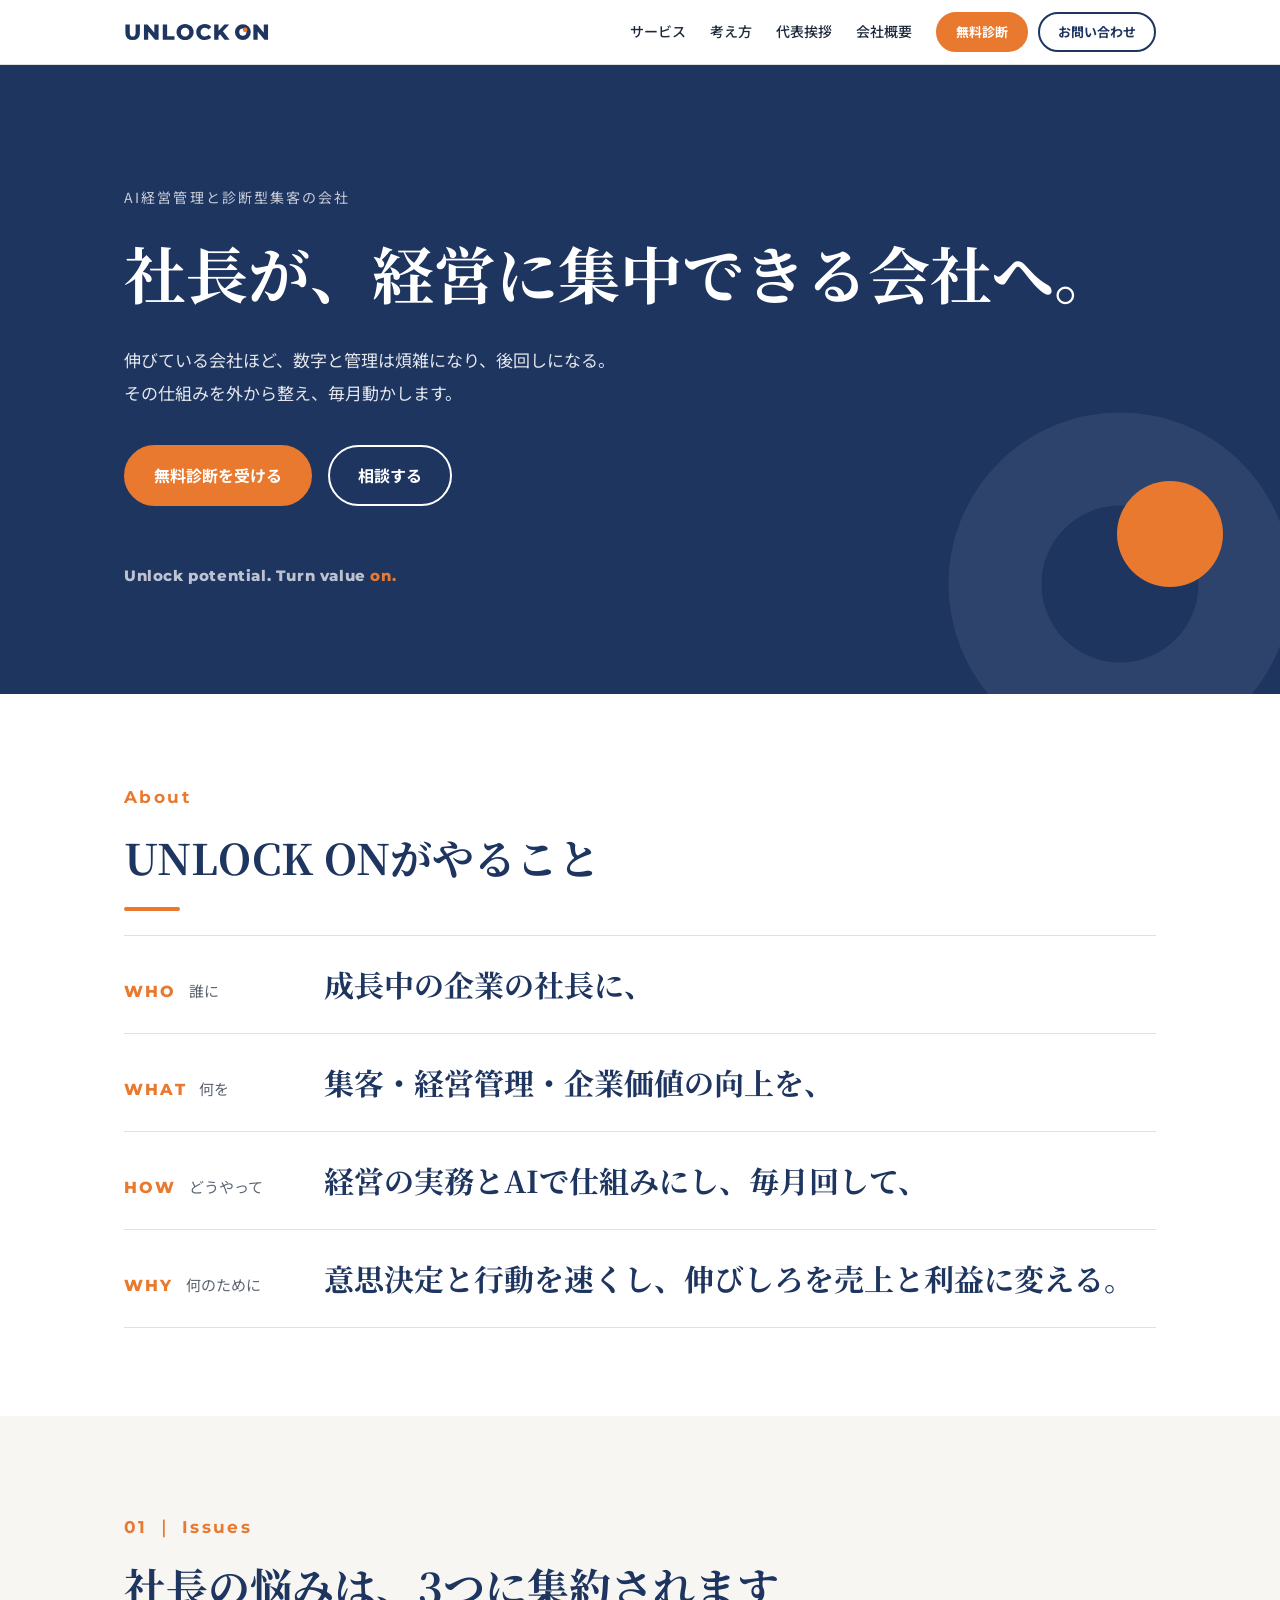
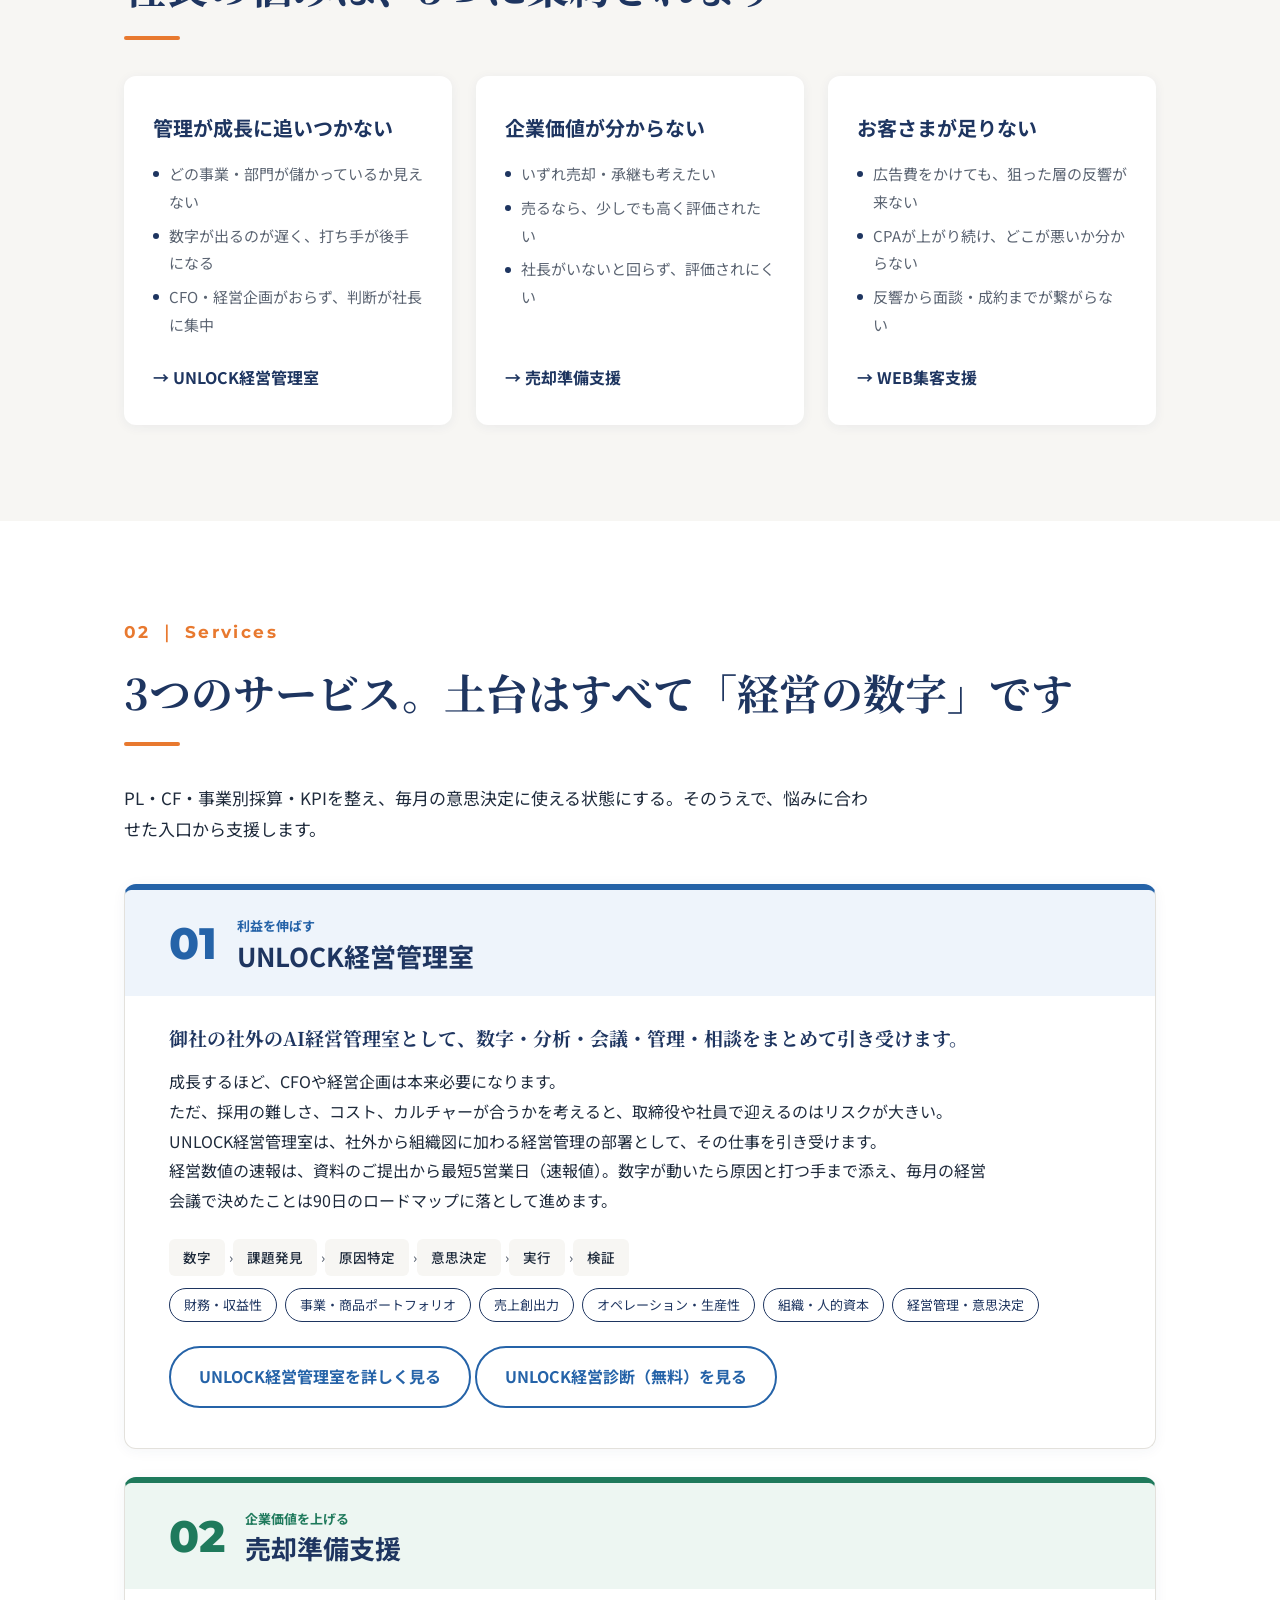
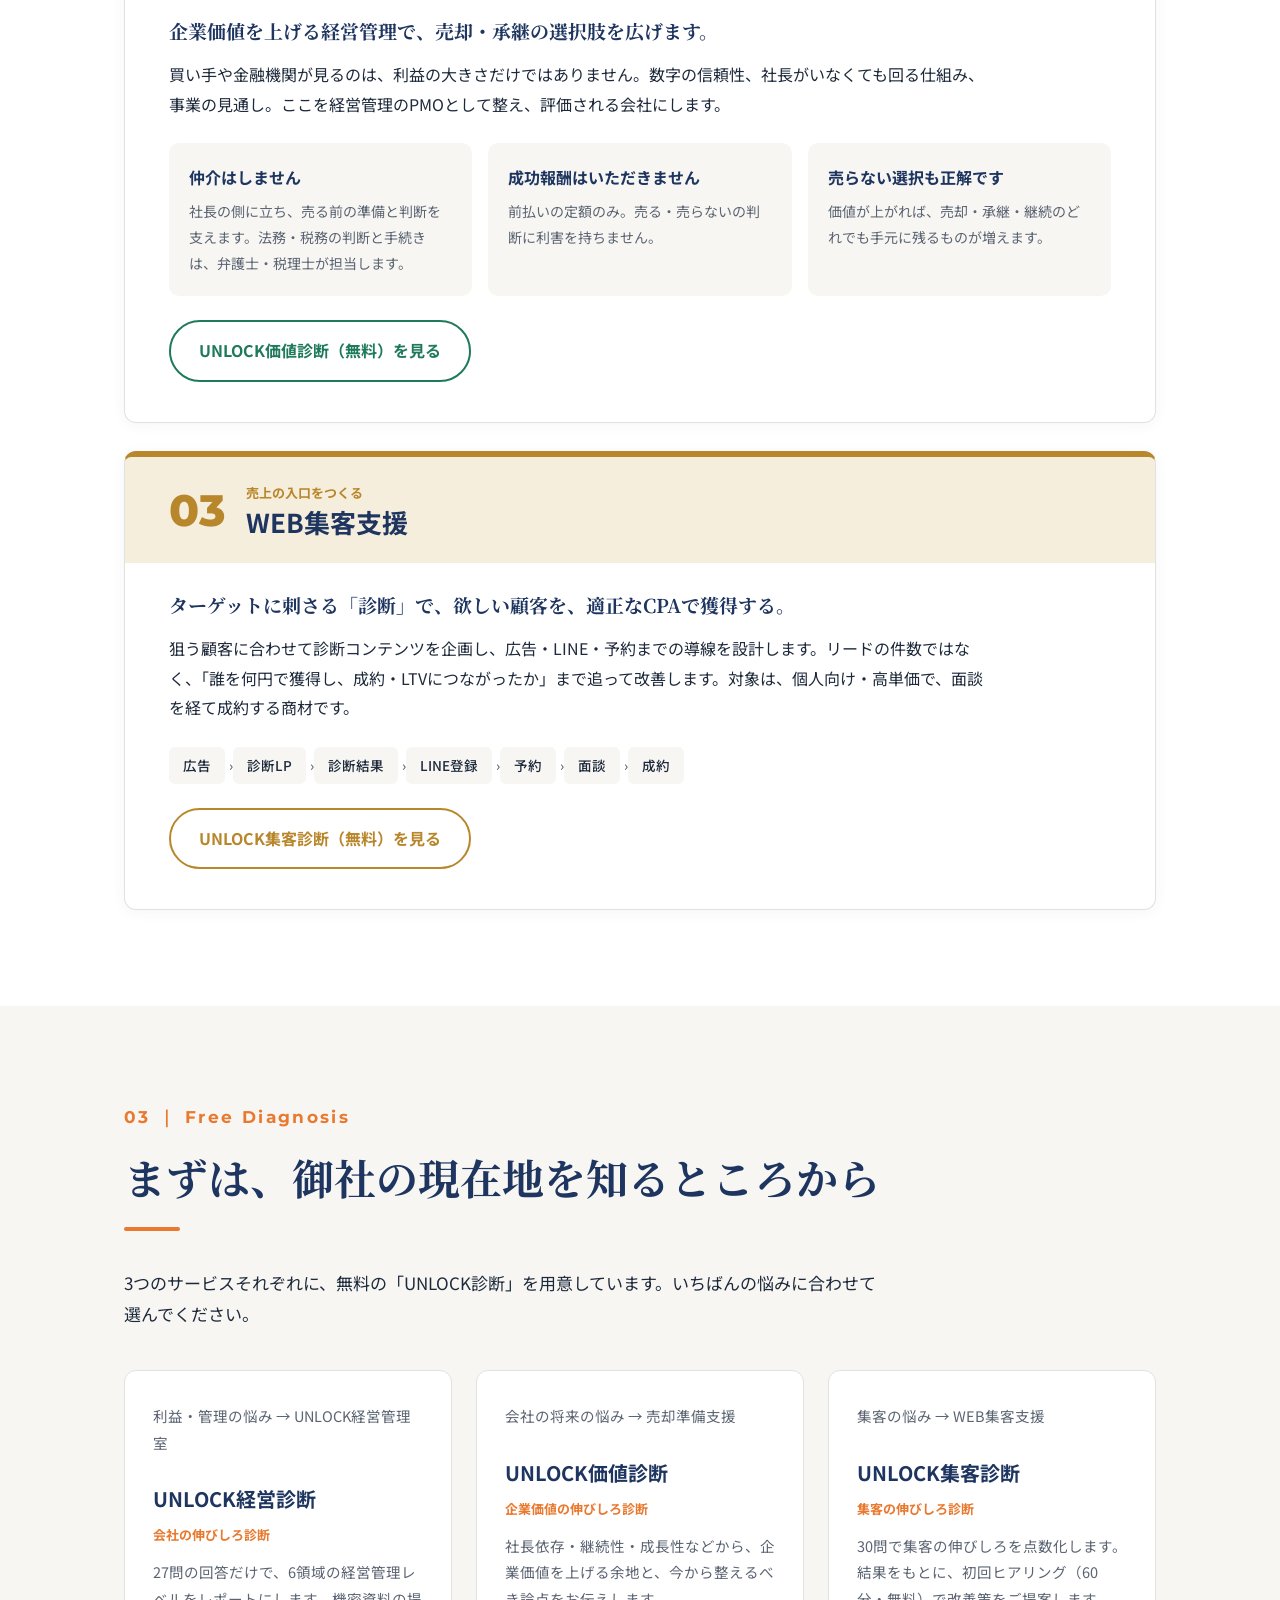
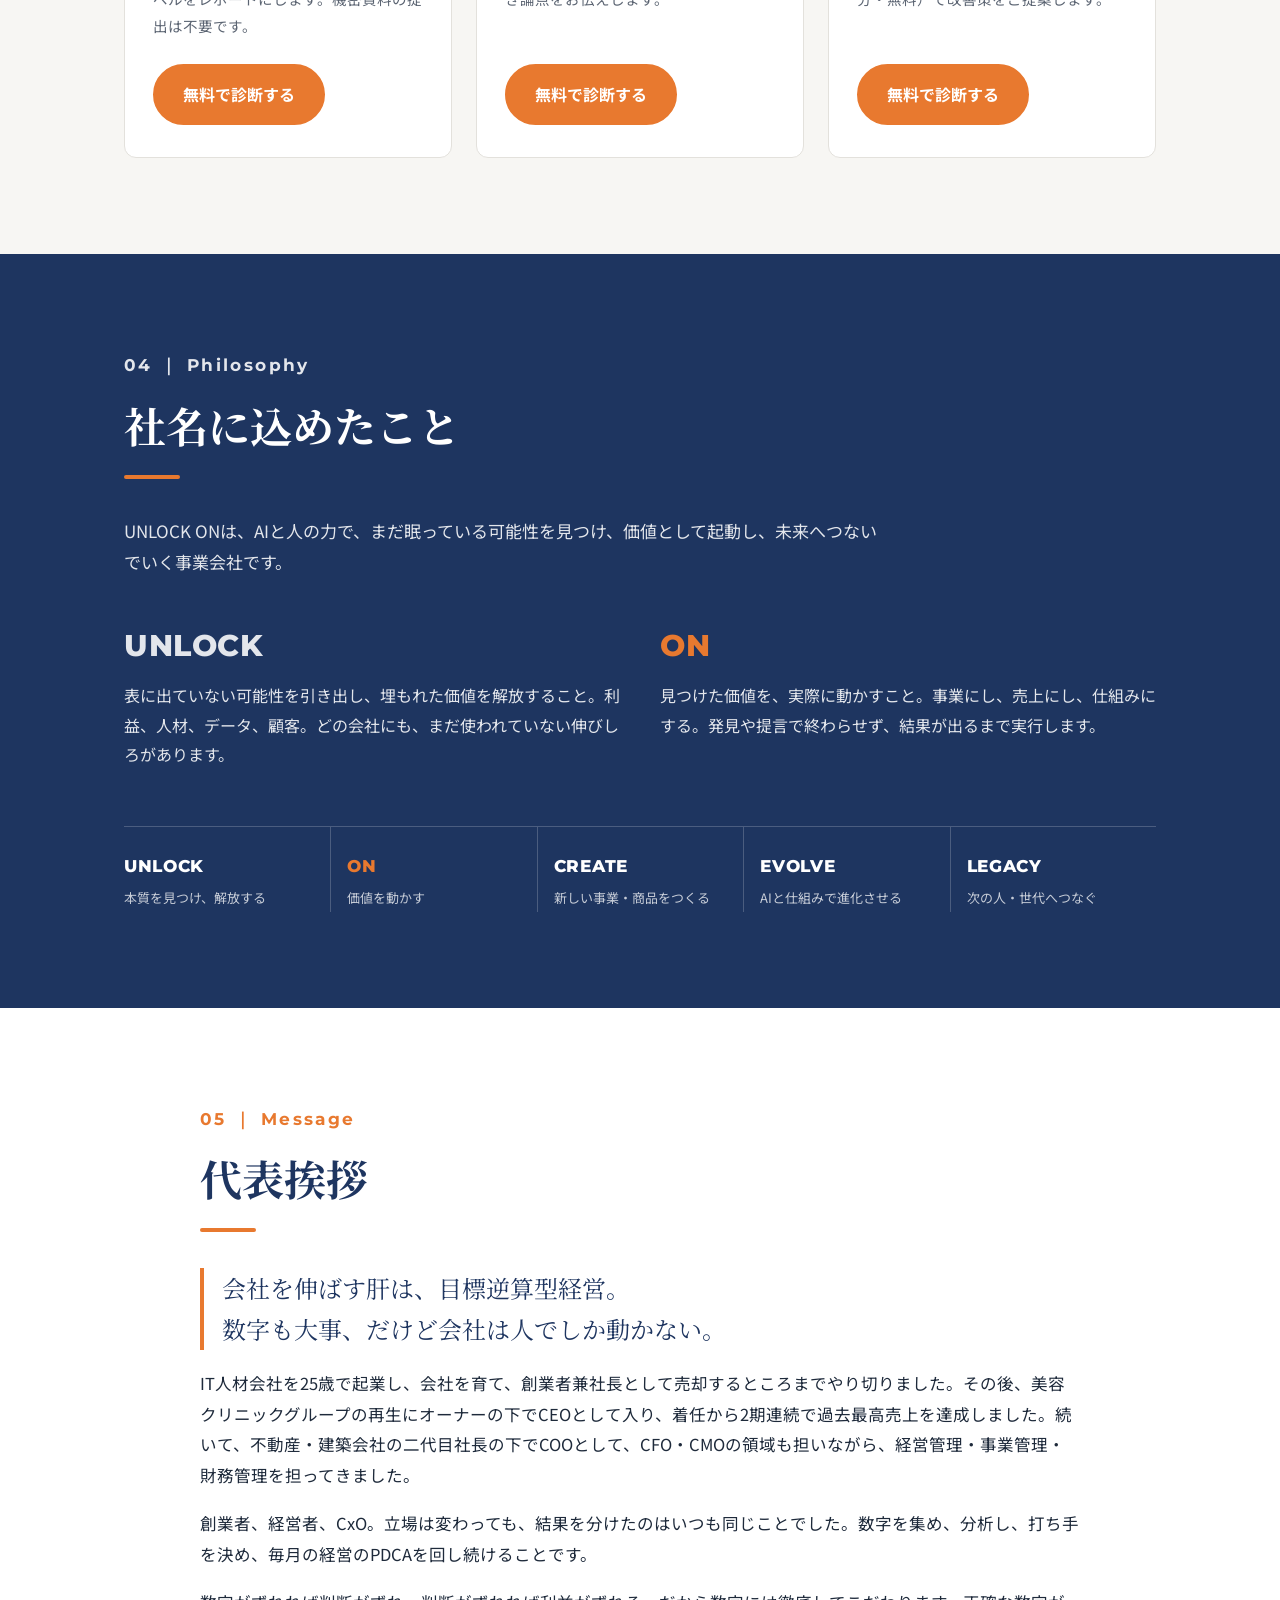
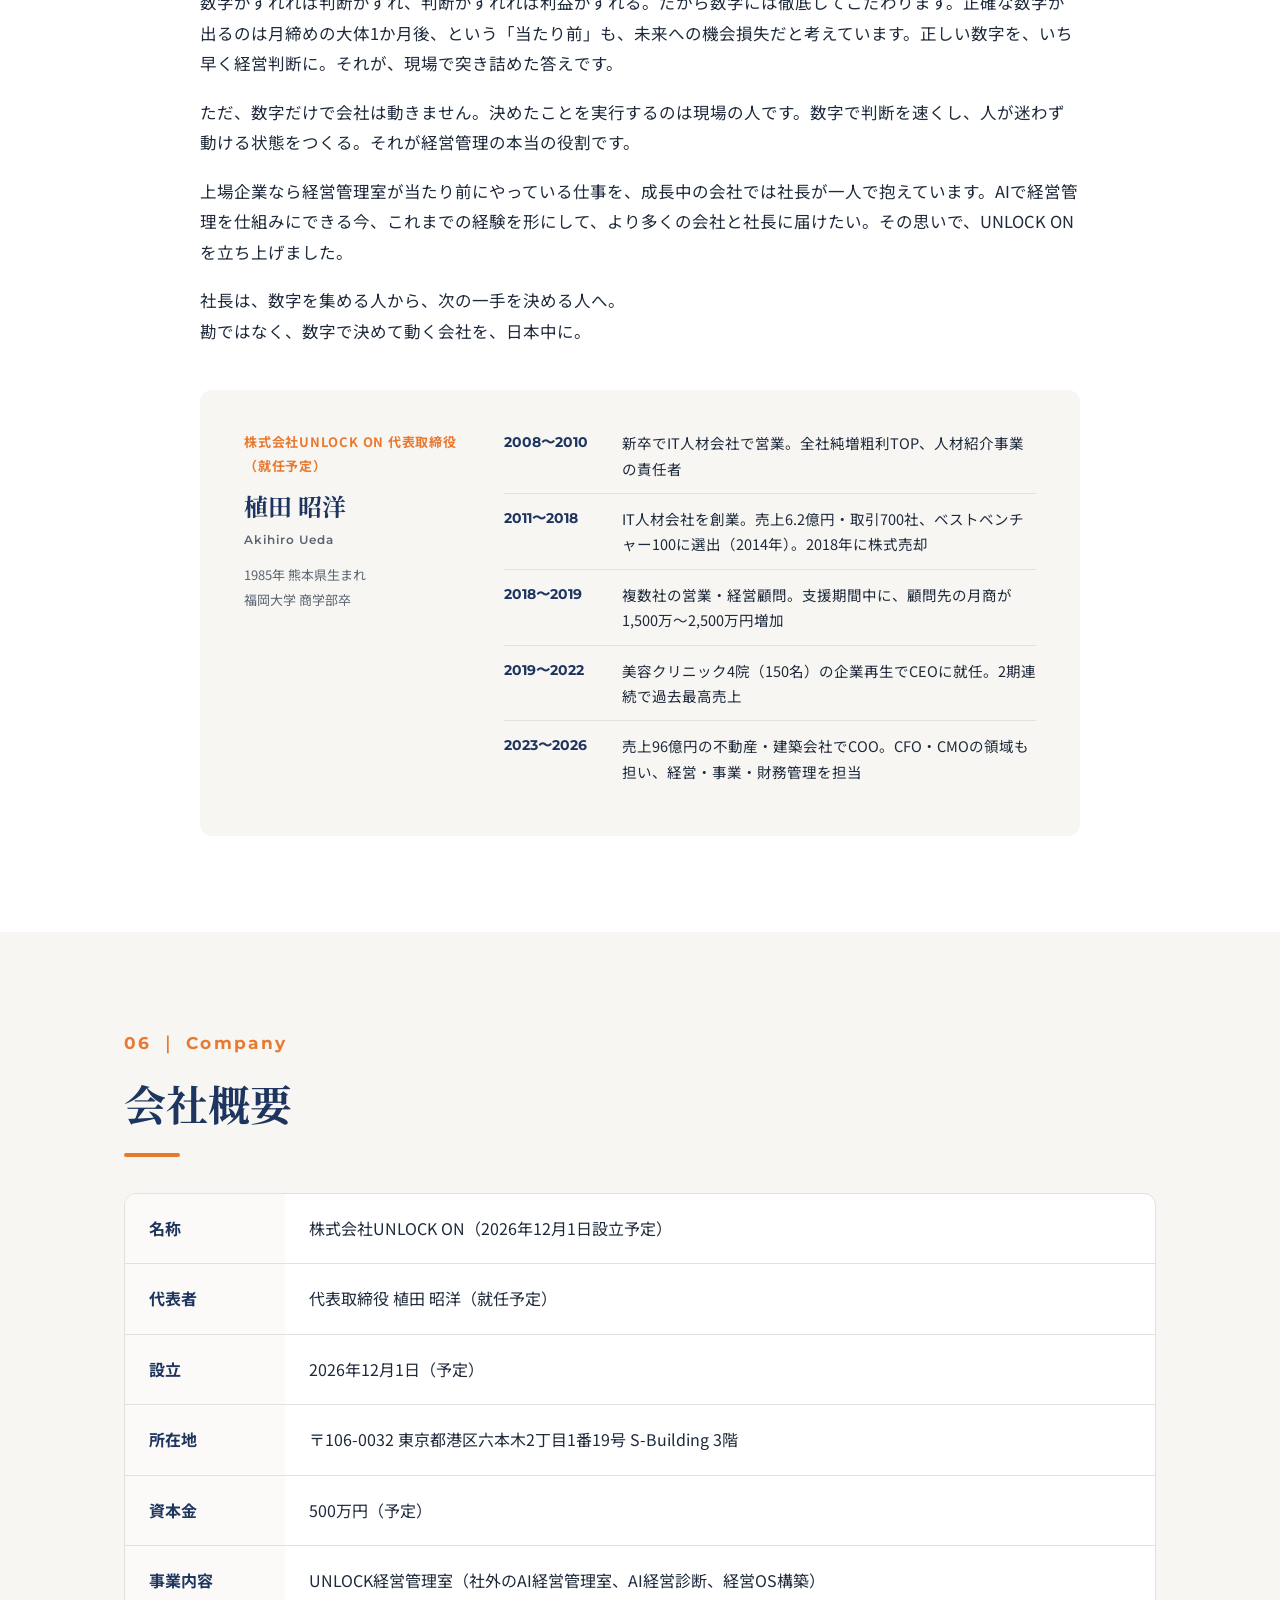
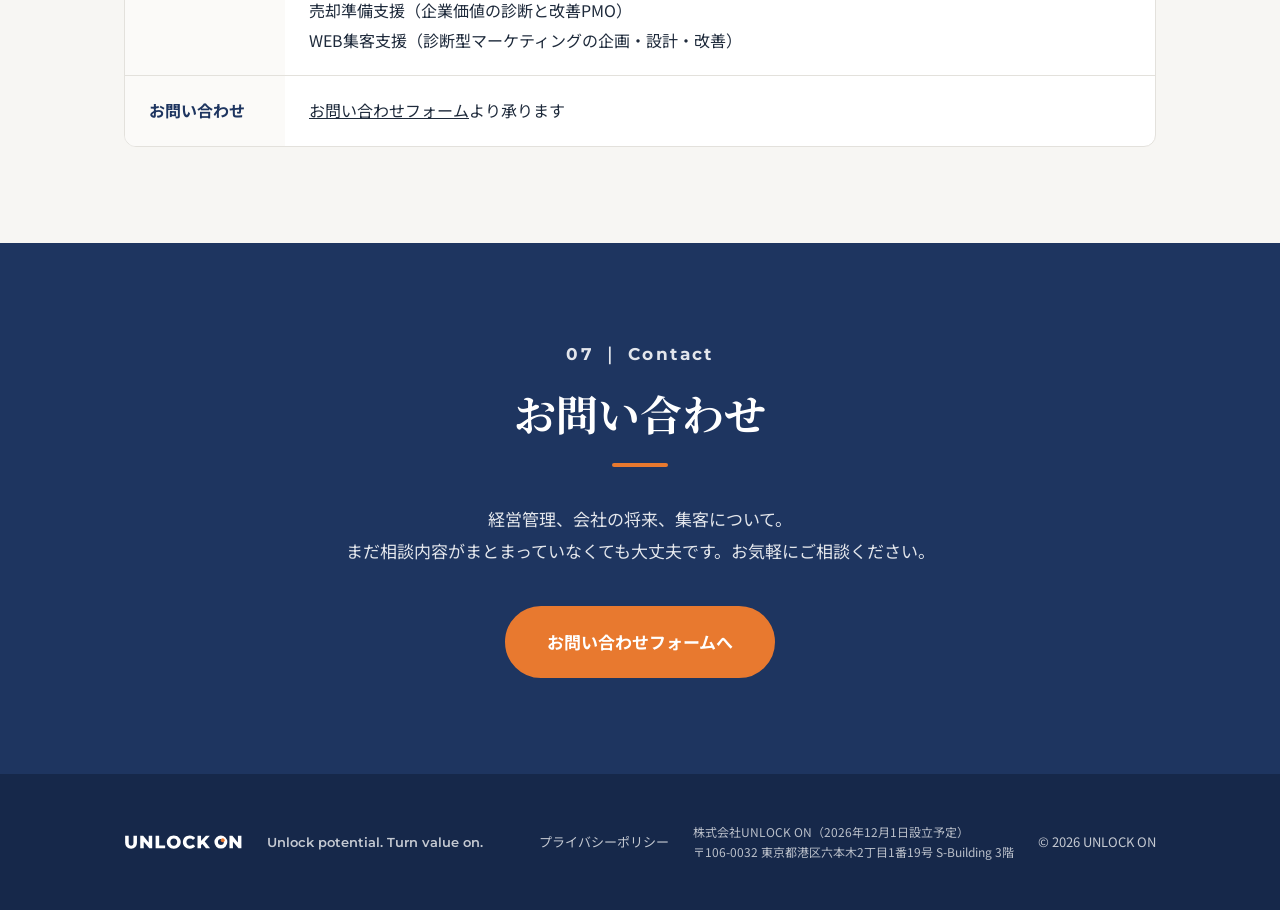
<file: index.html>
<!doctype html>
<html lang="ja">
<head>
<meta charset="utf-8">
<meta name="viewport" content="width=device-width, initial-scale=1">
<title>UNLOCK ON｜AI経営管理と診断型集客</title>
<meta name="description" content="UNLOCK ONは、AI経営管理と診断型集客の会社です。UNLOCK経営管理室・売却準備支援・WEB集客支援で、集客から利益、企業価値までを数字にもとづいて伸ばします。">
<meta property="og:type" content="website">
<meta property="og:title" content="UNLOCK ON｜AI経営管理と診断型集客">
<meta property="og:description" content="Unlock potential. Turn value on. 集客から、利益、企業価値まで。">
<meta property="og:url" content="https://unlockon.jp/">
<meta property="og:image" content="https://unlockon.jp/assets/ogp.png">
<meta name="twitter:card" content="summary_large_image">
<link rel="icon" href="assets/UNLOCKON_icon_white-bg.png">
<link rel="preconnect" href="https://fonts.googleapis.com">
<link rel="preconnect" href="https://fonts.gstatic.com" crossorigin>
<link href="https://fonts.googleapis.com/css2?family=Montserrat:wght@600;700;800&family=Noto+Sans+JP:wght@400;500;700&family=Noto+Serif+JP:wght@600;700&display=swap" rel="stylesheet">
<link rel="stylesheet" href="assets/style.css">
<script src="assets/analytics.js" defer></script>
</head>
<body>

<header class="hd" id="top">
  <div class="wrap hd-in">
    <a href="#top" class="hd-logo"><img src="assets/UNLOCKON_logo_color.svg" alt="UNLOCK ON" width="170" height="26"></a>
    <nav class="hd-nav" aria-label="メニュー">
      <a href="#services">サービス</a>
      <a href="#philosophy">考え方</a>
      <a href="#message">代表挨拶</a>
      <a href="#company">会社概要</a>
      <a href="#diagnosis" class="btn btn-sm">無料診断</a>
      <a href="https://docs.google.com/forms/d/1Wadv1XWsuoTryicn_GsCDWkYl4f9sPdVw8x3bEHQk1c/viewform" target="_blank" rel="noopener" class="btn btn-sm btn-nav2">お問い合わせ</a>
    </nav>
  </div>
</header>

<main>

<!-- ヒーロー -->
<section class="hero">
  <div class="wrap">
    <p class="eyebrow">AI経営管理と診断型集客の会社</p>
    <h1 class="hero-jp serif"><span class="nw">社長が、</span><span class="nw">経営に集中できる</span><span class="nw">会社へ。</span></h1>
    <p class="hero-body">伸びている会社ほど、数字と管理は煩雑になり、後回しになる。<br class="pc">その仕組みを外から整え、毎月動かします。</p>
    <div class="hero-cta">
      <a href="#diagnosis" class="btn">無料診断を受ける</a>
      <a href="#contact" class="btn btn-ghost">相談する</a>
    </div>
    <p class="hero-tag">Unlock potential. Turn value <span class="on">on.</span></p>
  </div>
</section>

<!-- 5W1H -->
<section class="stmt">
  <div class="wrap">
    <p class="sec-num">About</p>
    <h2 class="sec-ttl serif"><span class="nw">UNLOCK ONが</span><span class="nw">やること</span></h2>
    <dl class="stmt-list">
      <div class="stmt-row"><dt><b>WHO</b>誰に</dt><dd><span class="nw">成長中の</span><span class="nw">企業の</span><span class="nw">社長に、</span></dd></div>
      <div class="stmt-row"><dt><b>WHAT</b>何を</dt><dd><span class="nw">集客・</span><span class="nw">経営管理・</span><span class="nw">企業価値の</span><span class="nw">向上を、</span></dd></div>
      <div class="stmt-row"><dt><b>HOW</b>どうやって</dt><dd><span class="nw">経営の実務と</span><span class="nw">AIで</span><span class="nw">仕組みにし、</span><span class="nw">毎月回して、</span></dd></div>
      <div class="stmt-row"><dt><b>WHY</b>何のために</dt><dd><span class="nw">意思決定と</span><span class="nw">行動を</span><span class="nw">速くし、</span><span class="nw">伸びしろを</span><span class="nw">売上と利益に</span><span class="nw">変える。</span></dd></div>
    </dl>
  </div>
</section>

<!-- 社長の悩み -->
<section class="sec sec-beige" id="issues">
  <div class="wrap">
    <p class="sec-num">01 ｜ Issues</p>
    <h2 class="sec-ttl serif"><span class="nw">社長の</span><span class="nw">悩みは、</span><span class="nw">3つに</span><span class="nw">集約されます</span></h2>
    <div class="grid3">
      <div class="card">
        <h3><span class="nw">管理が</span><span class="nw">成長に</span><span class="nw">追いつかない</span></h3>
        <ul>
          <li>どの事業・部門が儲かっているか見えない</li>
          <li>数字が出るのが遅く、打ち手が後手になる</li>
          <li>CFO・経営企画がおらず、判断が社長に集中</li>
        </ul>
        <p class="card-to">→ UNLOCK経営管理室</p>
      </div>
      <div class="card">
        <h3>企業価値が分からない</h3>
        <ul>
          <li>いずれ売却・承継も考えたい</li>
          <li>売るなら、少しでも高く評価されたい</li>
          <li>社長がいないと回らず、評価されにくい</li>
        </ul>
        <p class="card-to">→ 売却準備支援</p>
      </div>
      <div class="card">
        <h3>お客さまが足りない</h3>
        <ul>
          <li>広告費をかけても、狙った層の反響が来ない</li>
          <li>CPAが上がり続け、どこが悪いか分からない</li>
          <li>反響から面談・成約までが繋がらない</li>
        </ul>
        <p class="card-to">→ WEB集客支援</p>
      </div>
    </div>
  </div>
</section>

<!-- サービス -->
<section class="sec" id="services">
  <div class="wrap">
    <p class="sec-num">02 ｜ Services</p>
    <h2 class="sec-ttl serif"><span class="nw">3つのサービス。</span><br class="sp"><span class="nw">土台はすべて</span><span class="nw">「経営の数字」です</span></h2>
    <p class="lead">PL・CF・事業別採算・KPIを整え、毎月の意思決定に使える状態にする。そのうえで、悩みに合わせた入口から支援します。</p>

    <article class="svc svc-b">
      <div class="svc-hd"><span class="svc-no">01</span><div><p class="svc-tag">利益を伸ばす</p><h3>UNLOCK経営管理室</h3></div></div>
      <p class="svc-catch"><span class="nw">御社の</span><span class="nw">社外のAI経営管理室として、</span><span class="nw">数字・分析・会議・管理・相談を</span><span class="nw">まとめて</span><span class="nw">引き受けます。</span></p>
      <p>成長するほど、CFOや経営企画は本来必要になります。<br>ただ、採用の難しさ、コスト、カルチャーが合うかを考えると、取締役や社員で迎えるのはリスクが大きい。<br>UNLOCK経営管理室は、社外から組織図に加わる経営管理の部署として、その仕事を引き受けます。<br>経営数値の速報は、資料のご提出から最短5営業日（速報値）。数字が動いたら原因と打つ手まで添え、毎月の経営会議で決めたことは90日のロードマップに落として進めます。</p>
      <div class="flow"><span>数字</span><span>課題発見</span><span>原因特定</span><span>意思決定</span><span>実行</span><span>検証</span></div>
      <ul class="chips"><li>財務・収益性</li><li>事業・商品ポートフォリオ</li><li>売上創出力</li><li>オペレーション・生産性</li><li>組織・人的資本</li><li>経営管理・意思決定</li></ul>
          <p class="svc-cta"><a class="btn btn-ghost-navy" href="ai-keiei-kanri/">UNLOCK経営管理室を詳しく見る</a> <a class="btn btn-ghost-navy" href="#diagnosis">UNLOCK経営診断（無料）を見る</a></p>
    </article>

    <article class="svc svc-g">
      <div class="svc-hd"><span class="svc-no">02</span><div><p class="svc-tag">企業価値を上げる</p><h3>売却準備支援</h3></div></div>
      <p class="svc-catch"><span class="nw">企業価値を上げる</span><span class="nw">経営管理で、</span><span class="nw">売却・承継の</span><span class="nw">選択肢を</span><span class="nw">広げます。</span></p>
      <p>買い手や金融機関が見るのは、利益の大きさだけではありません。数字の信頼性、社長がいなくても回る仕組み、事業の見通し。ここを経営管理のPMOとして整え、評価される会社にします。</p>
      <ul class="stance">
        <li><b>仲介はしません</b>社長の側に立ち、売る前の準備と判断を支えます。法務・税務の判断と手続きは、弁護士・税理士が担当します。</li>
        <li><b>成功報酬はいただきません</b>前払いの定額のみ。売る・売らないの判断に利害を持ちません。</li>
        <li><b>売らない選択も正解です</b>価値が上がれば、売却・承継・継続のどれでも手元に残るものが増えます。</li>
      </ul>
          <p class="svc-cta"><a class="btn btn-ghost-navy" href="#diagnosis">UNLOCK価値診断（無料）を見る</a></p>
    </article>

    <article class="svc svc-o">
      <div class="svc-hd"><span class="svc-no">03</span><div><p class="svc-tag">売上の入口をつくる</p><h3>WEB集客支援</h3></div></div>
      <p class="svc-catch"><span class="nw">ターゲットに刺さる</span><span class="nw">「診断」で、</span><span class="nw">欲しい顧客を、</span><span class="nw">適正なCPAで</span><span class="nw">獲得する。</span></p>
      <p>狙う顧客に合わせて診断コンテンツを企画し、広告・LINE・予約までの導線を設計します。リードの件数ではなく、「誰を何円で獲得し、成約・LTVにつながったか」まで追って改善します。対象は、個人向け・高単価で、面談を経て成約する商材です。</p>
      <div class="flow"><span>広告</span><span>診断LP</span><span>診断結果</span><span>LINE登録</span><span>予約</span><span>面談</span><span>成約</span></div>
          <p class="svc-cta"><a class="btn btn-ghost-navy" href="#diagnosis">UNLOCK集客診断（無料）を見る</a></p>
    </article>
  </div>
</section>

<!-- 無料診断 -->
<section class="sec sec-beige" id="diagnosis">
  <div class="wrap">
    <p class="sec-num">03 ｜ Free Diagnosis</p>
    <h2 class="sec-ttl serif"><span class="nw">まずは、御社の現在地を</span><br class="sp"><span class="nw">知るところから</span></h2>
    <p class="lead">3つのサービスそれぞれに、無料の「UNLOCK診断」を用意しています。いちばんの悩みに合わせて選んでください。</p>
    <div class="grid3">
      <div class="card card-cta">
        <p class="card-tag">利益・管理の悩み → UNLOCK経営管理室</p>
        <h3>UNLOCK経営診断</h3>
        <p class="card-sub">会社の伸びしろ診断</p>
        <p>27問の回答だけで、6領域の経営管理レベルをレポートにします。機密資料の提出は不要です。</p>
        <a class="btn" href="https://docs.google.com/forms/d/e/1FAIpQLSe_AEtY58nITSL4fysFP0we7L3E5vW6d-9pd56apk4U8M7JZw/viewform" target="_blank" rel="noopener">無料で診断する</a>
      </div>
      <div class="card card-cta">
        <p class="card-tag">会社の将来の悩み → 売却準備支援</p>
        <h3>UNLOCK価値診断</h3>
        <p class="card-sub">企業価値の伸びしろ診断</p>
        <p>社長依存・継続性・成長性などから、企業価値を上げる余地と、今から整えるべき論点をお伝えします。</p>
        <a class="btn" href="https://docs.google.com/forms/d/1GCyr77BBxJ8v6hau07Pu1oZGEM-dN-XFCLn2GmGxDAE/viewform" target="_blank" rel="noopener">無料で診断する</a>
      </div>
      <div class="card card-cta">
        <p class="card-tag">集客の悩み → WEB集客支援</p>
        <h3>UNLOCK集客診断</h3>
        <p class="card-sub">集客の伸びしろ診断</p>
        <p>30問で集客の伸びしろを点数化します。結果をもとに、初回ヒアリング（60分・無料）で改善策をご提案します。</p>
        <a class="btn" href="https://docs.google.com/forms/d/e/1FAIpQLScr0qs4FmNU3PDeHApabsbFEbv1v2HXzuLQebowi0GBQObMBw/viewform" target="_blank" rel="noopener">無料で診断する</a>
      </div>
    </div>
  </div>
</section>

<!-- 考え方 -->
<section class="sec sec-navy" id="philosophy">
  <div class="wrap">
    <p class="sec-num">04 ｜ Philosophy</p>
    <h2 class="sec-ttl serif"><span class="nw">社名に</span><span class="nw">込めたこと</span></h2>
    <p class="lead">UNLOCK ONは、AIと人の力で、まだ眠っている可能性を見つけ、価値として起動し、未来へつないでいく事業会社です。</p>
    <div class="grid2">
      <div>
        <p class="word">UNLOCK</p>
        <p>表に出ていない可能性を引き出し、埋もれた価値を解放すること。利益、人材、データ、顧客。どの会社にも、まだ使われていない伸びしろがあります。</p>
      </div>
      <div>
        <p class="word">ON</p>
        <p>見つけた価値を、実際に動かすこと。事業にし、売上にし、仕組みにする。発見や提言で終わらせず、結果が出るまで実行します。</p>
      </div>
    </div>
    <ol class="steps5">
      <li><b>UNLOCK</b><span>本質を見つけ、解放する</span></li>
      <li><b>ON</b><span>価値を動かす</span></li>
      <li><b>CREATE</b><span>新しい事業・商品をつくる</span></li>
      <li><b>EVOLVE</b><span>AIと仕組みで進化させる</span></li>
      <li><b>LEGACY</b><span>次の人・世代へつなぐ</span></li>
    </ol>
  </div>
</section>

<!-- 代表挨拶 -->
<section class="sec" id="message">
  <div class="wrap">
    <p class="sec-num">05 ｜ Message</p>
    <h2 class="sec-ttl serif">代表挨拶</h2>
    <div class="msg-body msg-v2">
        <p class="msg-catch serif"><span class="nw">会社を伸ばす</span><span class="nw">肝は、</span><span class="nw">目標逆算型経営。</span><br><span class="nw">数字も大事、</span><span class="nw">だけど</span><span class="nw">会社は</span><span class="nw">人でしか</span><span class="nw">動かない。</span></p>
        <p>IT人材会社を25歳で起業し、会社を育て、創業者兼社長として売却するところまでやり切りました。その後、美容クリニックグループの再生にオーナーの下でCEOとして入り、着任から2期連続で過去最高売上を達成しました。続いて、不動産・建築会社の二代目社長の下でCOOとして、CFO・CMOの領域も担いながら、経営管理・事業管理・財務管理を担ってきました。</p>
        <p>創業者、経営者、CxO。立場は変わっても、結果を分けたのはいつも同じことでした。数字を集め、分析し、打ち手を決め、毎月の経営のPDCAを回し続けることです。</p>
        <p>数字がずれれば判断がずれ、判断がずれれば利益がずれる。だから数字には徹底してこだわります。正確な数字が出るのは月締めの大体1か月後、という「当たり前」も、未来への機会損失だと考えています。正しい数字を、いち早く経営判断に。それが、現場で突き詰めた答えです。</p>
        <p>ただ、数字だけで会社は動きません。決めたことを実行するのは現場の人です。数字で判断を速くし、人が迷わず動ける状態をつくる。それが経営管理の本当の役割です。</p>
        <p>上場企業なら経営管理室が当たり前にやっている仕事を、成長中の会社では社長が一人で抱えています。AIで経営管理を仕組みにできる今、これまでの経験を形にして、より多くの会社と社長に届けたい。その思いで、UNLOCK ONを立ち上げました。</p>
        <p>社長は、数字を集める人から、次の一手を決める人へ。<br>勘ではなく、数字で決めて動く会社を、日本中に。</p>
      </div>
      
    <div class="prof2">
      <div class="prof2-id">
        <p class="prof-role">株式会社UNLOCK ON 代表取締役（就任予定）</p>
        <p class="prof-name serif">植田 昭洋<span>Akihiro Ueda</span></p>
        <p class="prof-meta">1985年 熊本県生まれ<br>福岡大学 商学部卒</p>
      </div>
      <dl class="career2">
          <dt>2008〜2010</dt><dd>新卒でIT人材会社で営業。全社純増粗利TOP、人材紹介事業の責任者</dd>
          <dt>2011〜2018</dt><dd>IT人材会社を創業。売上6.2億円・取引700社、ベストベンチャー100に選出（2014年）。2018年に株式売却</dd>
          <dt>2018〜2019</dt><dd>複数社の営業・経営顧問。支援期間中に、顧問先の月商が1,500万〜2,500万円増加</dd>
          <dt>2019〜2022</dt><dd>美容クリニック4院（150名）の企業再生でCEOに就任。2期連続で過去最高売上</dd>
          <dt>2023〜2026</dt><dd>売上96億円の不動産・建築会社でCOO。CFO・CMOの領域も担い、経営・事業・財務管理を担当</dd>
        </dl>
    </div>
  </div>
</section>

<!-- 会社概要 -->
<section class="sec sec-beige" id="company">
  <div class="wrap">
    <p class="sec-num">06 ｜ Company</p>
    <h2 class="sec-ttl serif">会社概要</h2>
    <dl class="table">
      <dt>名称</dt><dd>株式会社UNLOCK ON（2026年12月1日設立予定）</dd>
      <dt>代表者</dt><dd>代表取締役 植田 昭洋（就任予定）</dd>
      <dt>設立</dt><dd>2026年12月1日（予定）</dd>
      <dt>所在地</dt><dd>〒106-0032<br class="sp"> 東京都港区六本木2丁目1番19号 S-Building 3階</dd>
      <dt>資本金</dt><dd>500万円（予定）</dd>
      <dt>事業内容</dt><dd>UNLOCK経営管理室（社外のAI経営管理室、AI経営診断、経営OS構築）<br>売却準備支援（企業価値の診断と改善PMO）<br>WEB集客支援（診断型マーケティングの企画・設計・改善）</dd>
      <dt>お問い合わせ</dt><dd><a href="#contact">お問い合わせフォーム</a>より承ります</dd>
    </dl>
  </div>
</section>

<!-- お問い合わせ -->
<section class="sec sec-navy" id="contact">
  <div class="wrap center">
    <p class="sec-num">07 ｜ Contact</p>
    <h2 class="sec-ttl serif">お問い合わせ</h2>
    <p class="lead">経営管理、会社の将来、集客について。<br>まだ相談内容がまとまっていなくても大丈夫です。お気軽にご相談ください。</p>
    <a class="btn btn-lg" href="https://docs.google.com/forms/d/1Wadv1XWsuoTryicn_GsCDWkYl4f9sPdVw8x3bEHQk1c/viewform" target="_blank" rel="noopener">お問い合わせフォームへ</a>
  </div>
</section>

</main>

<footer class="ft">
  <div class="wrap ft-in">
    <img src="assets/UNLOCKON_logo_white.svg" alt="UNLOCK ON" width="140" height="21">
    <p class="ft-tag">Unlock potential. Turn value on.</p>
    <nav><a href="privacy.html">プライバシーポリシー</a></nav>
    <p class="ft-addr">株式会社UNLOCK ON（2026年12月1日設立予定）<br>〒106-0032 東京都港区六本木2丁目1番19号 S-Building 3階</p>
    <p class="ft-copy">© 2026 UNLOCK ON</p>
  </div>
</footer>

</body>
</html>
</file>
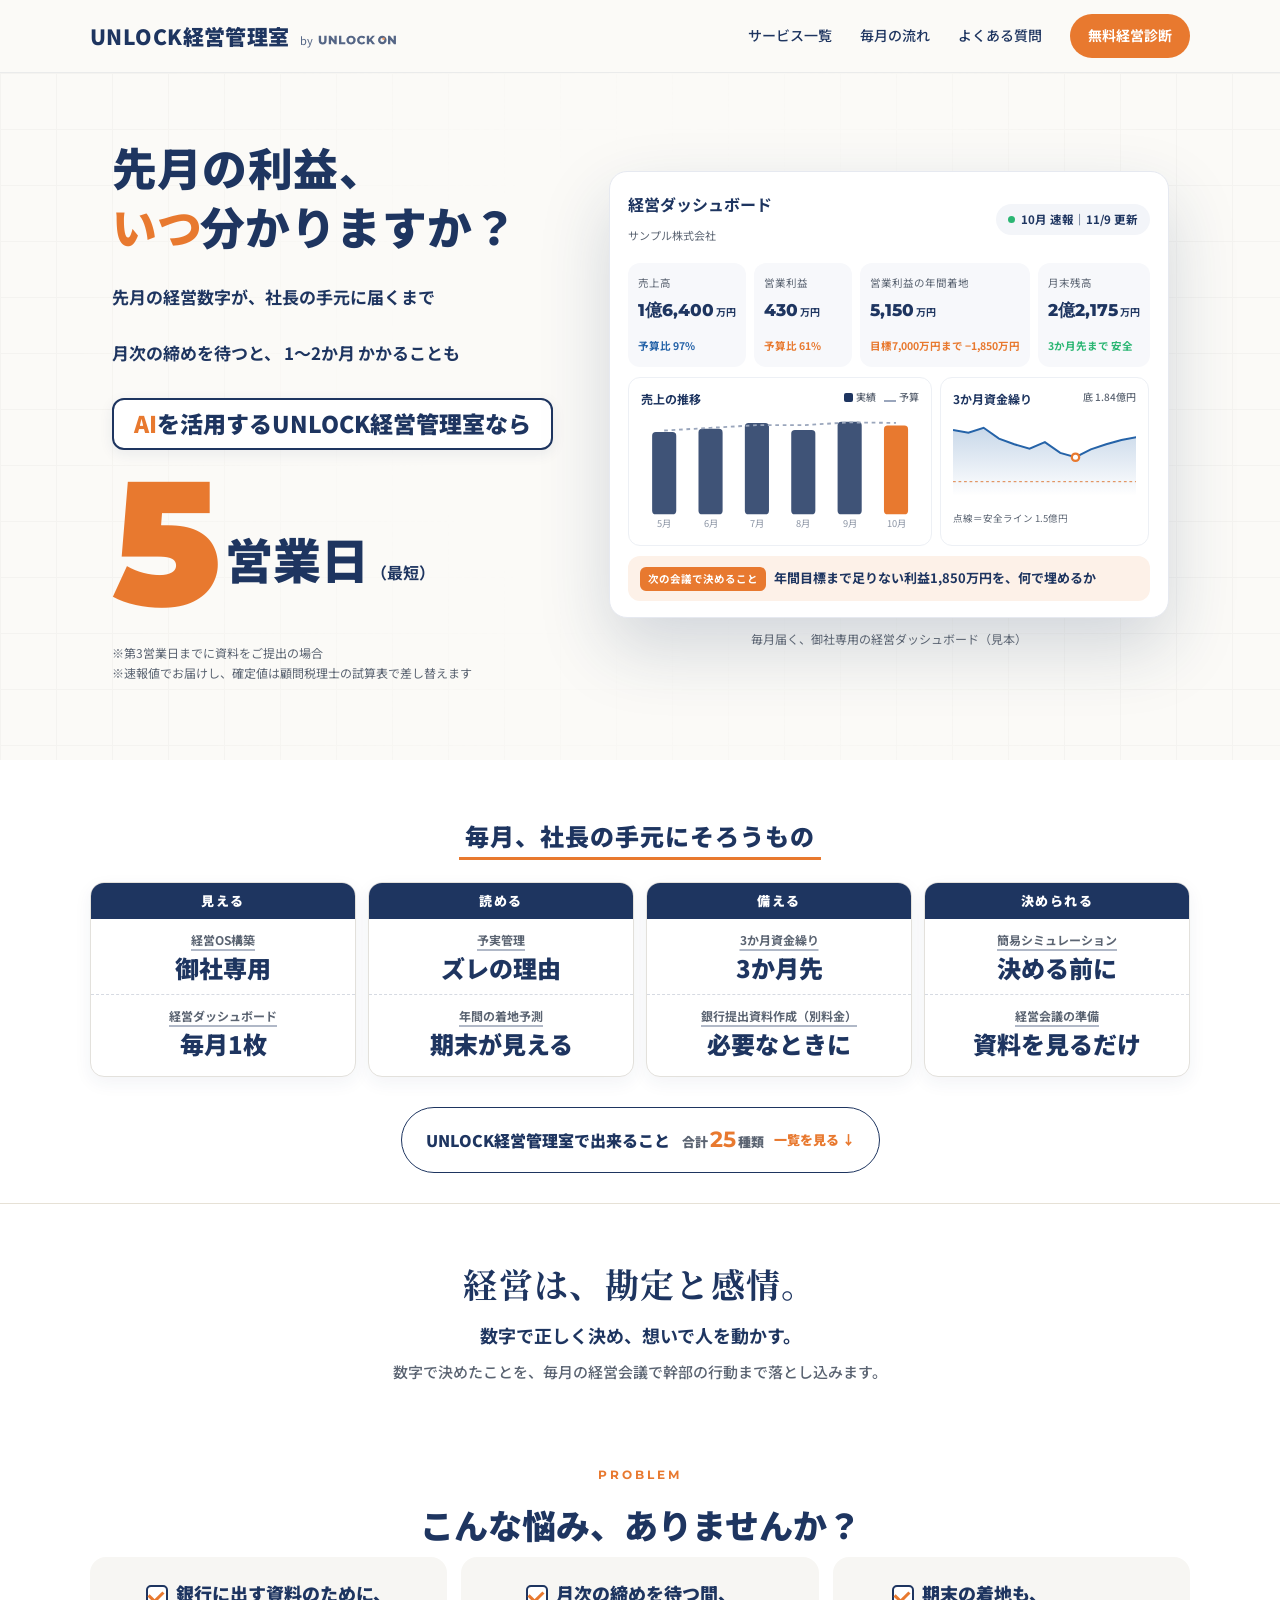
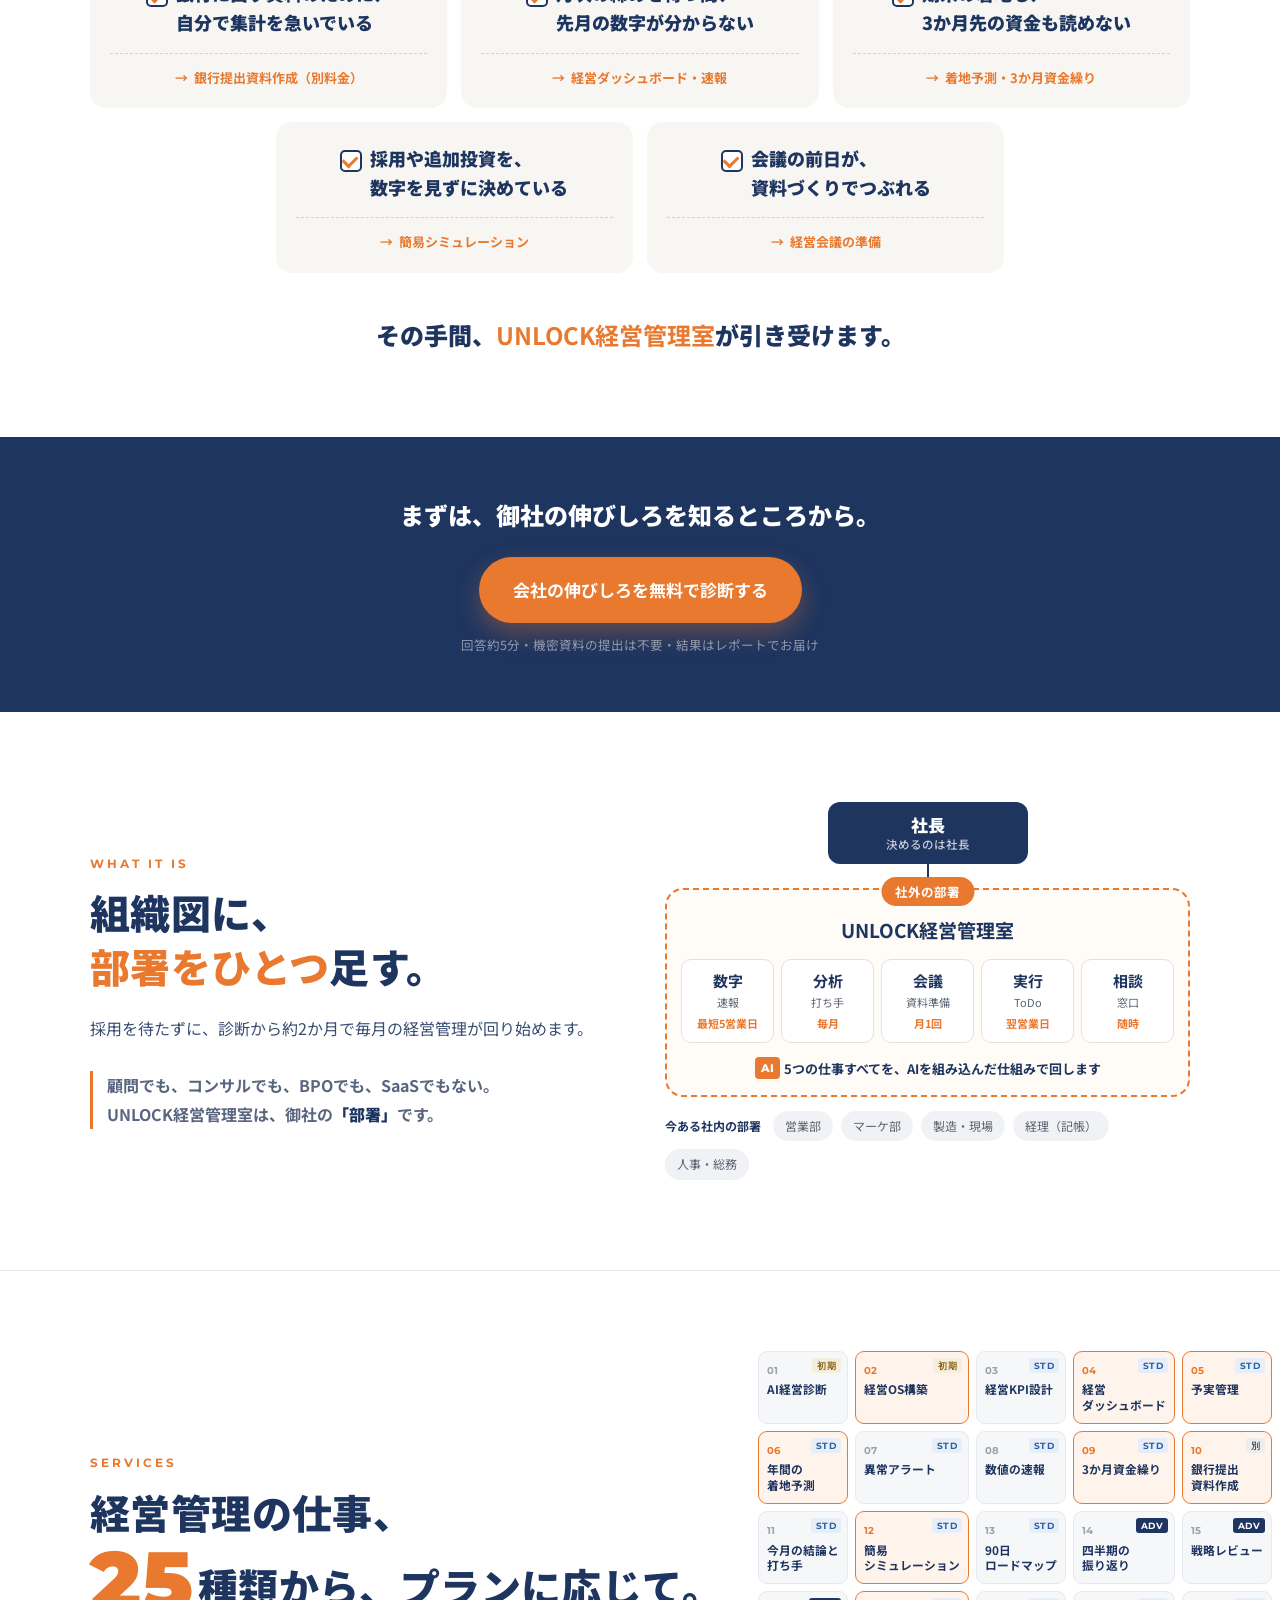
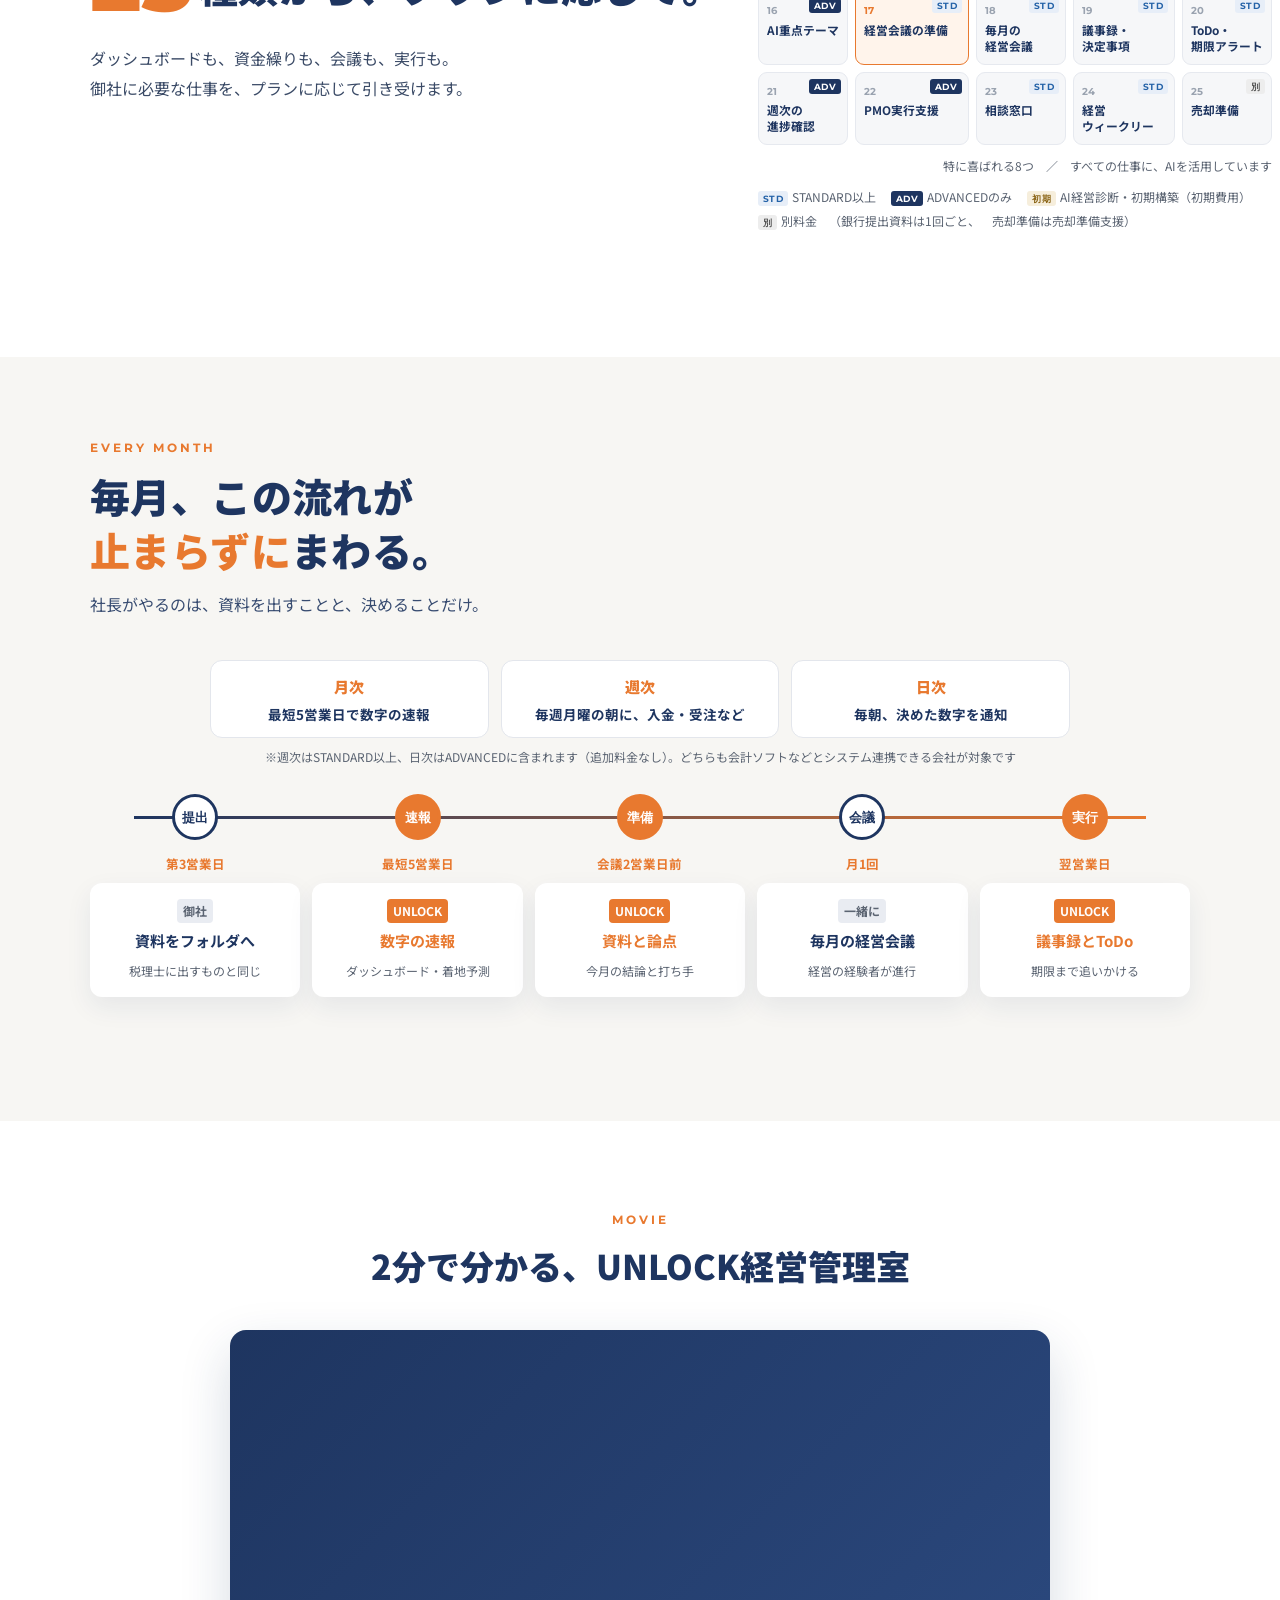
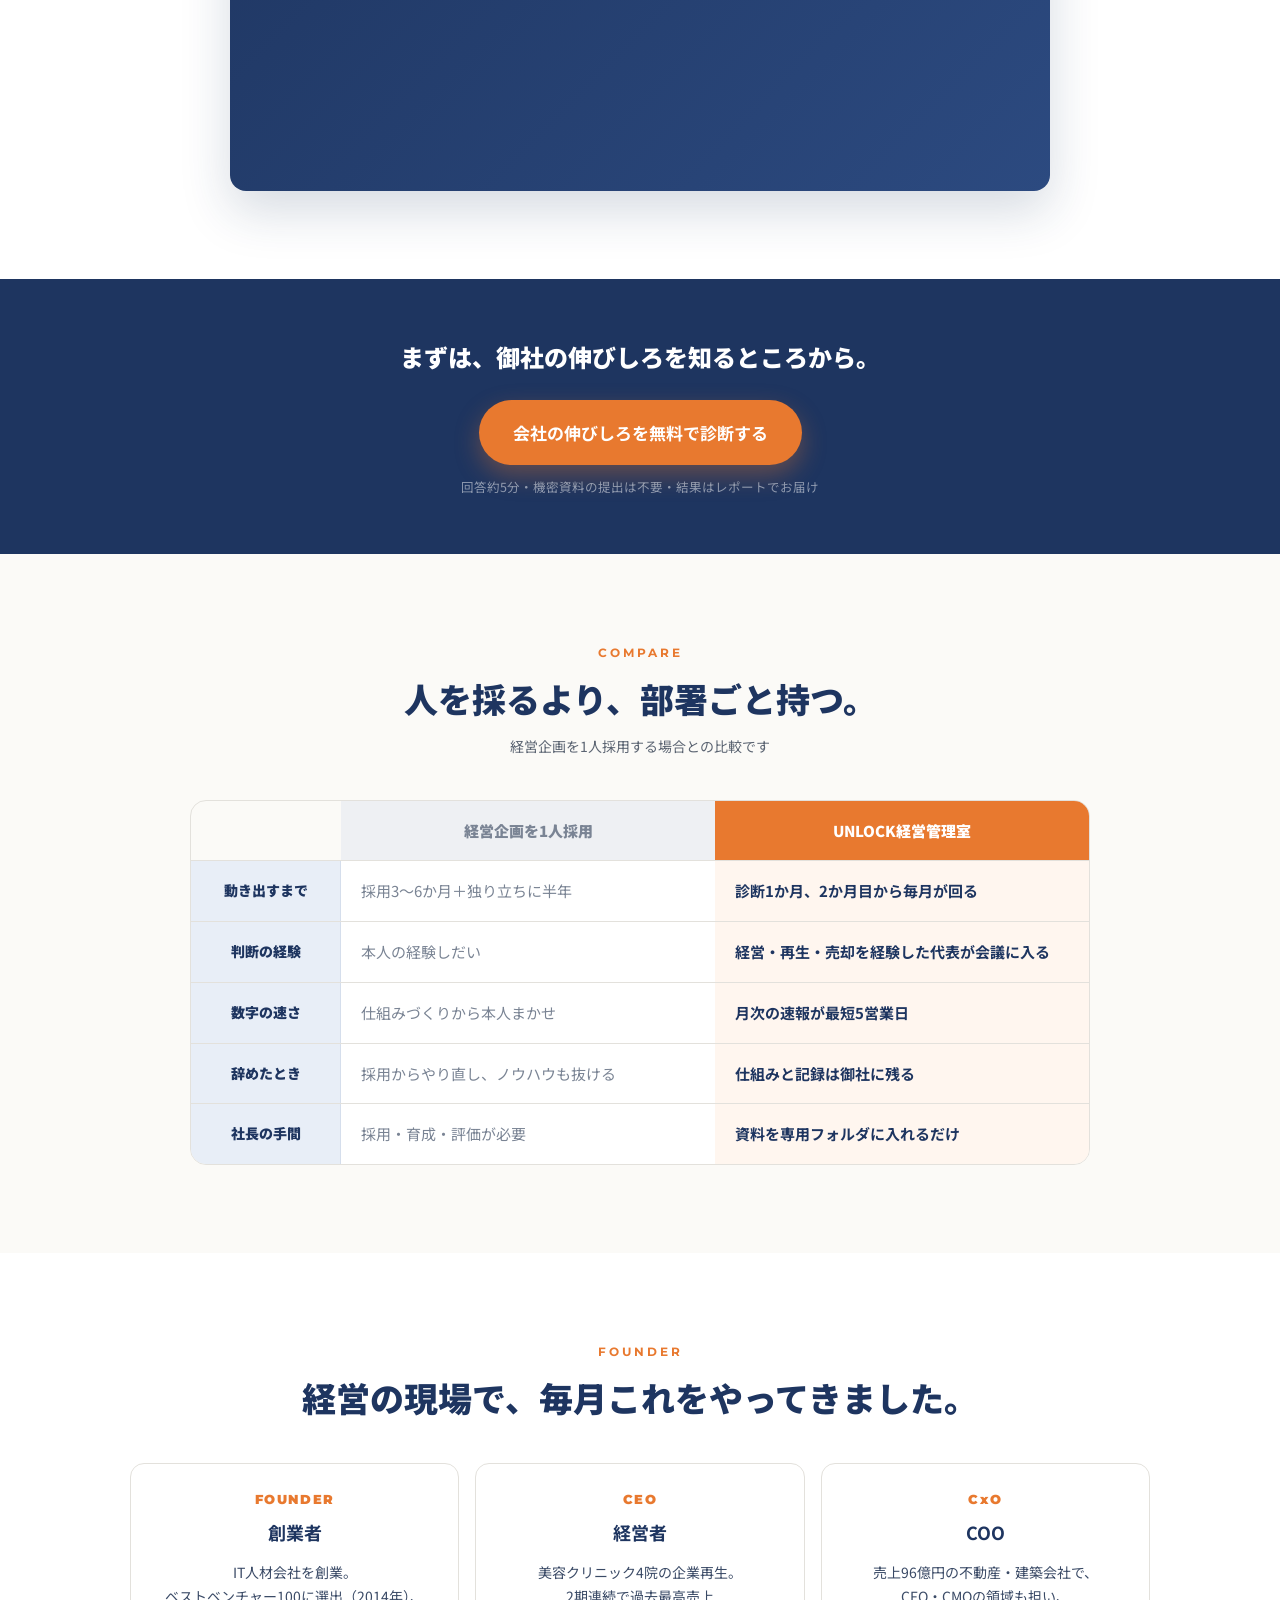
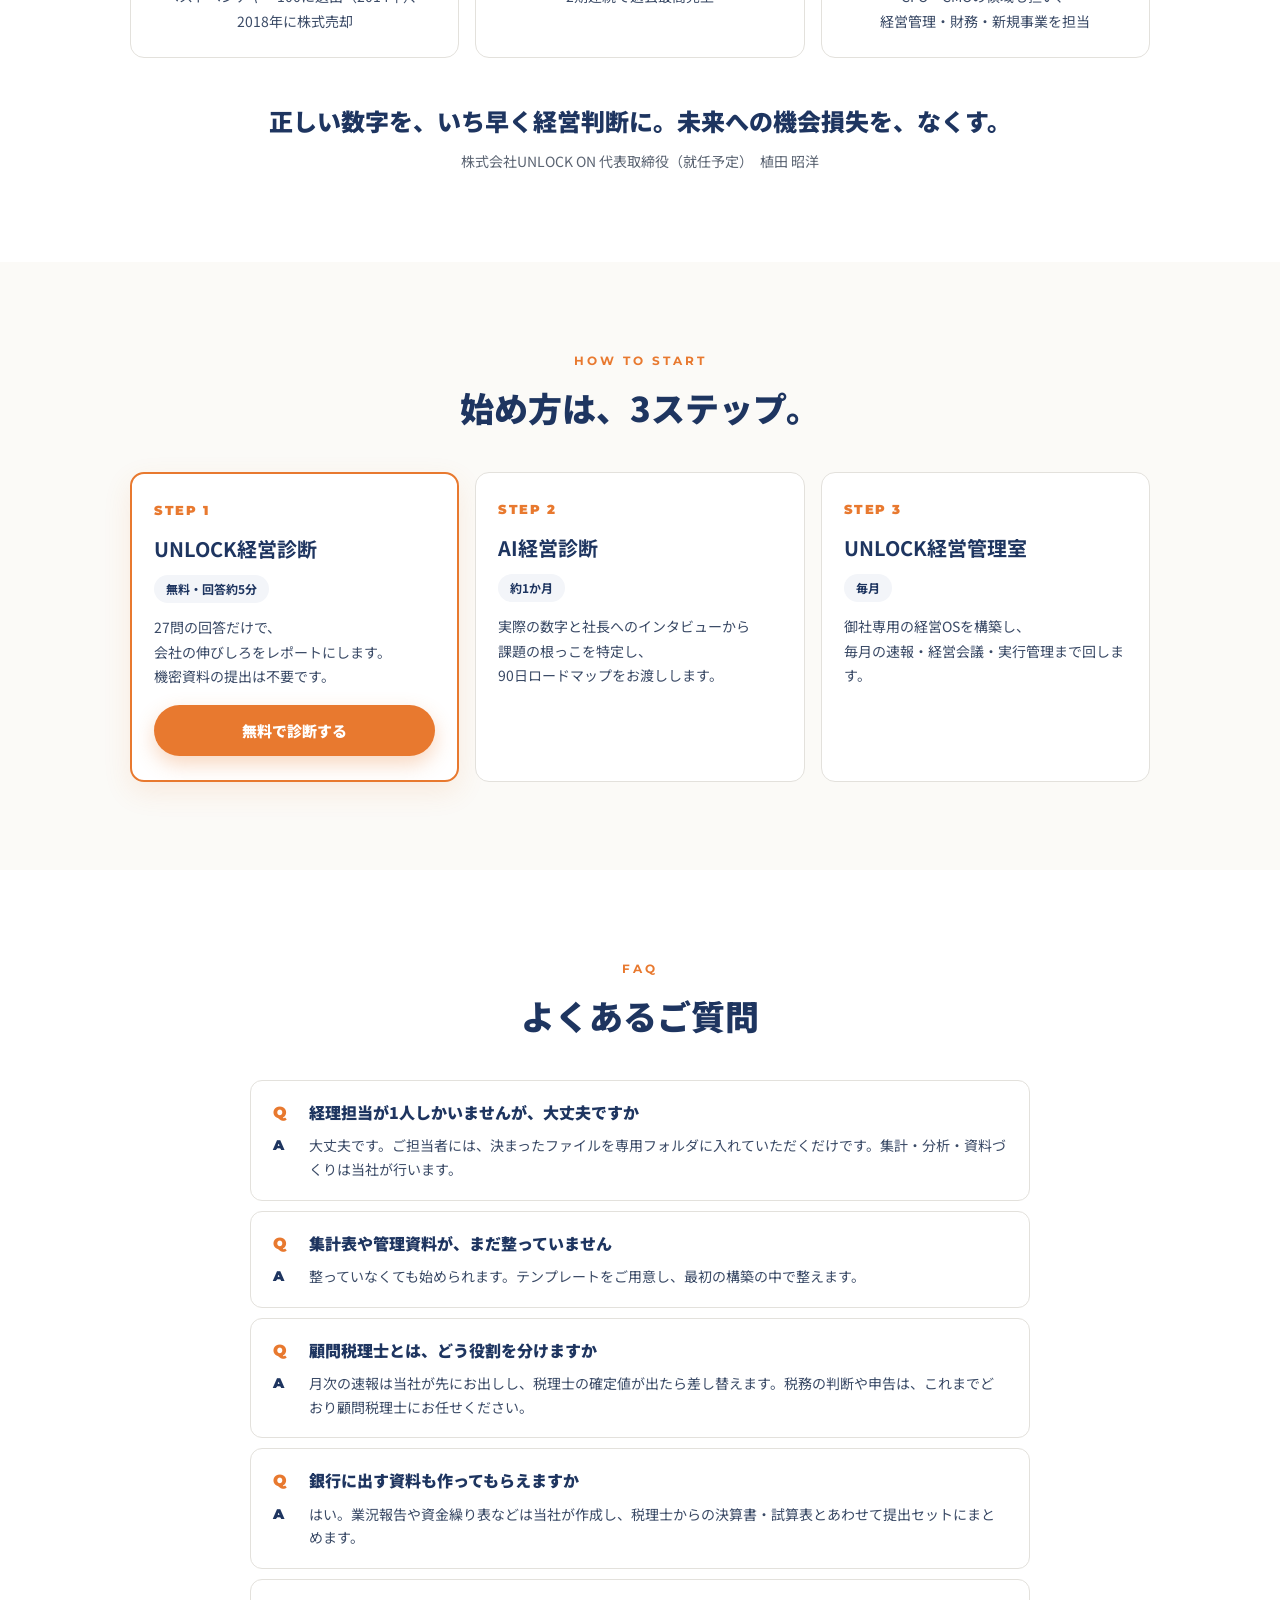
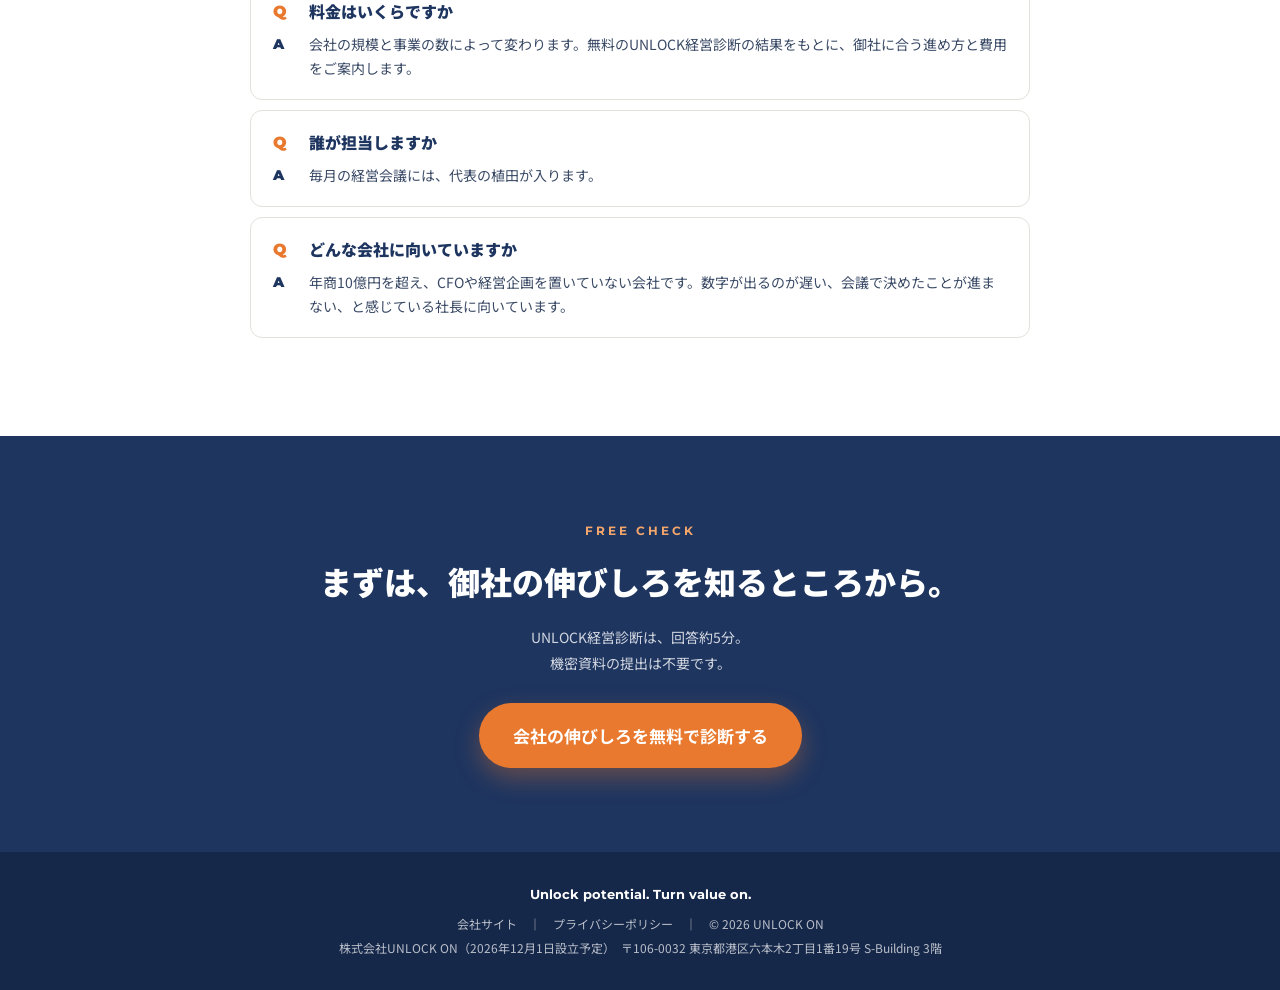
<file: ai-keiei-kanri/index.html>
<!doctype html>
<html lang="ja">
<head>
<meta charset="utf-8">
<meta name="viewport" content="width=device-width, initial-scale=1">
<title>UNLOCK経営管理室｜御社の社外のAI経営管理室｜UNLOCK ON</title>
<meta name="description" content="先月の利益、いつ分かりますか？UNLOCK経営管理室は、御社の社外のAI経営管理室です。AIで集計し、月次の速報を最短5営業日でお届け。3か月資金繰り、銀行に出す資料、毎月の経営会議の準備まで、経営管理の仕事25種類から、御社に必要なものをプランに応じて引き受けます。">
<meta property="og:type" content="website">
<meta property="og:title" content="UNLOCK経営管理室｜御社の社外のAI経営管理室｜UNLOCK ON">
<meta property="og:description" content="先月の経営数字の速報を、AIで最短5営業日。経営管理の仕事25種類から、御社に必要なものを社外の部署として引き受けます。">
<meta property="og:url" content="https://unlockon.jp/ai-keiei-kanri/">
<link rel="icon" href="../assets/UNLOCKON_icon_white-bg.png">
<link rel="preconnect" href="https://fonts.googleapis.com">
<link rel="preconnect" href="https://fonts.gstatic.com" crossorigin>
<link href="https://fonts.googleapis.com/css2?family=Montserrat:wght@500;600;700;800;900&family=Noto+Sans+JP:wght@400;500;700;900&family=Noto+Serif+JP:wght@500;600;700;900&display=swap" rel="stylesheet">
<link rel="stylesheet" href="../assets/style.css">
<link rel="stylesheet" href="../assets/lp.css">
<link rel="stylesheet" href="../assets/lp-v2.css">
<script src="../assets/analytics.js" defer></script>
</head>
<body>
<header class="hdr"><div class="in top"><div class="svnm"><a class="hm" href="./"><b>UNLOCK経営管理室</b></a><span>by <img src="../assets/UNLOCKON_logo_color.svg" alt="UNLOCK ON"></span></div><nav><a href="#services">サービス一覧</a><a href="#flow">毎月の流れ</a><a href="#faq">よくある質問</a><a class="tb" href="https://docs.google.com/forms/d/e/1FAIpQLSe_AEtY58nITSL4fysFP0we7L3E5vW6d-9pd56apk4U8M7JZw/viewform" target="_blank" rel="noopener">無料経営診断</a></nav></div></header>
<main>
<section class="fv white mB mW v1"><div class="bgn"></div><div class="body"><div class="in g2"><div>
<h1 class="h1"><span class="nw">先月の利益、</span><br><span class="nw"><span class="o">いつ</span>分かりますか？</span></h1>
<p class="ai1">先月の経営数字が、社長の手元に届くまで</p>
<div class="cmp2"><p class="was">月次の締めを待つと、<b>1〜2か月</b>かかることも</p>
<p class="nl2"><span><span class="o">AI</span>を活用するUNLOCK経営管理室なら</span></p><p class="now"><b>5</b><span class="u">営業日<small>（最短）</small></span></p></div>

<p class="nt">※第3営業日までに資料をご提出の場合<br>※速報値でお届けし、確定値は顧問税理士の試算表で差し替えます</p></div>
<div><div class="db">
<div class="db-h"><div><b>経営ダッシュボード</b><span>サンプル株式会社</span></div><div class="db-st"><i></i>10月 速報｜11/9 更新</div></div>
<div class="db-k">
<div><p>売上高</p><b>1億6,400<small>万円</small></b><em class="up">予算比 97%</em></div>
<div><p>営業利益</p><b>430<small>万円</small></b><em class="dn">予算比 61%</em></div>
<div><p>営業利益の年間着地</p><b>5,150<small>万円</small></b><em class="dn">目標7,000万円まで −1,850万円</em></div>
<div><p>月末残高</p><b>2億2,175<small>万円</small></b><em class="ok">3か月先まで 安全</em></div>
</div>
<div class="db-c">
<div class="db-p"><p class="pt">売上の推移 <span><i class="lg1"></i>実績 <i class="lg2"></i>予算</span></p><svg viewBox="0 0 300 123" width="100%"><rect x="12.0" y="16.3" width="26" height="88.7" rx="4" fill="#1E3560" opacity="0.85"/><rect x="62.0" y="12.8" width="26" height="92.2" rx="4" fill="#1E3560" opacity="0.85"/><rect x="112.0" y="6.4" width="26" height="98.6" rx="4" fill="#1E3560" opacity="0.85"/><rect x="162.0" y="14.0" width="26" height="91.0" rx="4" fill="#1E3560" opacity="0.85"/><rect x="212.0" y="5.2" width="26" height="99.8" rx="4" fill="#1E3560" opacity="0.85"/><rect x="262.0" y="9.3" width="26" height="95.7" rx="4" fill="#E8792F" opacity="1"/><polyline points="25.0,14.6 75.0,11.7 125.0,8.8 175.0,8.8 225.0,5.8 275.0,6.4" fill="none" stroke="#9AA6BC" stroke-width="2" stroke-dasharray="4 4"/><text x="25.0" y="119" font-size="10" text-anchor="middle" fill="#8A93A3">5月</text><text x="75.0" y="119" font-size="10" text-anchor="middle" fill="#8A93A3">6月</text><text x="125.0" y="119" font-size="10" text-anchor="middle" fill="#8A93A3">7月</text><text x="175.0" y="119" font-size="10" text-anchor="middle" fill="#8A93A3">8月</text><text x="225.0" y="119" font-size="10" text-anchor="middle" fill="#8A93A3">9月</text><text x="275.0" y="119" font-size="10" text-anchor="middle" fill="#8A93A3">10月</text></svg></div>
<div class="db-p"><p class="pt">3か月資金繰り <span>底 1.84億円</span></p><svg viewBox="0 0 200 90" width="100%"><defs><linearGradient id="g" x1="0" x2="0" y1="0" y2="1"><stop offset="0" stop-color="#2563A8" stop-opacity=".25"/><stop offset="1" stop-color="#2563A8" stop-opacity="0"/></linearGradient></defs>
<line x1="0" x2="200" y1="70.4" y2="70.4" stroke="#E8792F" stroke-dasharray="3 3"/>
<path d="M0.0,14.1 L16.7,17.2 L33.3,11.7 L50.0,23.5 L66.7,29.7 L83.3,34.4 L100.0,27.4 L116.7,39.1 L133.3,43.8 L150.0,35.2 L166.7,29.7 L183.3,25.0 L200.0,21.9 L200,86 L0,86 Z" fill="url(#g)"/><path d="M0.0,14.1 L16.7,17.2 L33.3,11.7 L50.0,23.5 L66.7,29.7 L83.3,34.4 L100.0,27.4 L116.7,39.1 L133.3,43.8 L150.0,35.2 L166.7,29.7 L183.3,25.0 L200.0,21.9" fill="none" stroke="#2563A8" stroke-width="2.2"/><circle cx="133.3" cy="43.8" r="4" fill="#fff" stroke="#E8792F" stroke-width="2.5"/></svg><p class="pn">点線＝安全ライン 1.5億円</p></div>
</div>
<div class="db-n"><span>次の会議で決めること</span><b class="dq"><b>年間目標まで足りない利益1,850万円を、</b><b>何で埋めるか</b></b></div>
</div><p class="cap2">毎月届く、御社専用の経営ダッシュボード<small>（見本）</small></p></div></div></div></section><section class="cardsec mW" id="monthly"><div class="in" style="text-align:center"><p class="g4cap"><span class="nw">毎月、社長の手元にそろうもの</span></p><div class="g4"><div><p class="gh">見える</p><div class="it"><p class="t"><span class="tx">経営OS構築</span></p><p class="v">御社専用</p></div><div class="it"><p class="t"><span class="tx">経営ダッシュボード</span></p><p class="v">毎月1枚</p></div></div><div><p class="gh">読める</p><div class="it"><p class="t"><span class="tx">予実管理</span></p><p class="v">ズレの理由</p></div><div class="it"><p class="t"><span class="tx">年間の着地予測</span></p><p class="v">期末が見える</p></div></div><div><p class="gh">備える</p><div class="it"><p class="t"><span class="tx">3か月資金繰り</span></p><p class="v">3か月先</p></div><div class="it"><p class="t"><span class="tx">銀行提出資料作成（別料金）</span></p><p class="v">必要なときに</p></div></div><div><p class="gh">決められる</p><div class="it"><p class="t"><span class="tx">簡易シミュレーション</span></p><p class="v">決める前に</p></div><div class="it"><p class="t"><span class="tx">経営会議の準備</span></p><p class="v">資料を見るだけ</p></div></div></div><a class="c25" href="#services"><span class="c1">UNLOCK経営管理室で出来ること</span><span class="c2"><span>合計<b>25</b>種類</span><em>一覧を見る ↓</em></span></a></div></section><section class="kj" id="belief"><div class="in"><p class="kj1 serif"><span class="nw">経営は、</span><span class="nw">勘定と感情。</span></p><p class="kj2"><span class="nw">数字で正しく決め、</span><span class="nw">想いで人を動かす。</span></p><p class="kj3"><span class="nw">数字で決めたことを、</span><span class="nw">毎月の経営会議で</span><span class="nw">幹部の行動まで落とし込みます。</span></p></div></section><div class="sec"><section class="nay" id="issues"><div class="in sh"><p>PROBLEM</p><h2>こんな悩み、ありませんか？</h2></div><div class="in"><div class="grid"><div class="pn"><p class="pq"><span class="nw">銀行に出す資料のために、</span><br><span class="nw">自分で集計を急いでいる</span></p><p class="pa"><i>→</i>銀行提出資料作成（別料金）</p></div><div class="pn"><p class="pq"><span class="nw">月次の締めを待つ間、</span><br><span class="nw">先月の数字が分からない</span></p><p class="pa"><i>→</i>経営ダッシュボード・速報</p></div><div class="pn"><p class="pq"><span class="nw">期末の着地も、</span><br><span class="nw">3か月先の資金も読めない</span></p><p class="pa"><i>→</i>着地予測・3か月資金繰り</p></div><div class="pn"><p class="pq"><span class="nw">採用や追加投資を、</span><br><span class="nw">数字を見ずに決めている</span></p><p class="pa"><i>→</i>簡易シミュレーション</p></div><div class="pn"><p class="pq"><span class="nw">会議の前日が、</span><br><span class="nw">資料づくりでつぶれる</span></p><p class="pa"><i>→</i>経営会議の準備</p></div></div><p class="bt"><span class="nw">その手間、</span><span class="nw"><b>UNLOCK経営管理室</b>が</span><span class="nw">引き受けます。</span></p></div></section><section class="ctas" id="cta"><div class="in"><p class="ct1"><span class="nw">まずは、御社の</span><span class="nw">伸びしろを知るところから。</span></p><div class="cta"><a href="https://docs.google.com/forms/d/e/1FAIpQLSe_AEtY58nITSL4fysFP0we7L3E5vW6d-9pd56apk4U8M7JZw/viewform" target="_blank" rel="noopener">会社の伸びしろを無料で診断する</a><small>回答約5分・機密資料の提出は不要・結果はレポートでお届け</small></div></div></section><section class="fv i09" id="what"><div class="body"><div class="in g"><div>
<p class="en">WHAT IT IS</p><h2 class="h1"><span class="nw">組織図に、</span><br><span class="nw"><span class="o">部署をひとつ</span>足す。</span></h2>
<p class="sub"><span class="nw">採用を待たずに、</span><span class="nw">診断から約2か月で</span><span class="nw">毎月の経営管理が回り始めます。</span></p><p class="notx"><span class="nw">顧問でも、コンサルでも、</span><span class="nw">BPOでも、SaaSでもない。</span><br><span class="nw">UNLOCK経営管理室は、</span><span class="nw">御社の<b>「部署」</b>です。</span></p></div>
<div class="org"><div class="ceo">社長<small>決めるのは社長</small></div><div class="vl"></div>
<div class="dep"><span class="tg">社外の部署</span><h3>UNLOCK経営管理室</h3><div class="tm">
<div><b>数字</b>速報<em>最短5営業日</em></div><div><b>分析</b>打ち手<em>毎月</em></div><div><b>会議</b>資料準備<em>月1回</em></div><div><b>実行</b>ToDo<em>翌営業日</em></div><div><b>相談</b>窓口<em>随時</em></div></div><p class="aiw"><u class="ai">AI</u>5つの仕事すべてを、AIを組み込んだ仕組みで回します</p></div>
<p class="il">ほかの部署と同じように、社長の下に並ぶイメージです</p><div class="inside"><b>今ある社内の部署</b><span>営業部</span><span>マーケ部</span><span>製造・現場</span><span>経理（記帳）</span><span>人事・総務</span></div></div></div></div></section><section class="fv white i04 lt4" id="services"><div class="body"><div class="in g"><div>
<p class="en">SERVICES</p><h2 class="h1"><span class="nw">経営管理の仕事、</span><br><span class="nw"><span class="num">25</span>種類から、</span><span class="nw">プランに応じて。</span></h2>
<p class="sub"><span class="nw">ダッシュボードも、資金繰りも、会議も、実行も。</span><br><span class="nw">御社に必要な仕事を、プランに応じて引き受けます。</span></p></div>
<div><div class="mos"><div class="t"><i>01</i><b class="pl pl-I">初期</b><span class="tnm">AI経営診断</span></div><div class="t hi"><i>02</i><b class="pl pl-I">初期</b><span class="tnm">経営OS構築</span></div><div class="t"><i>03</i><b class="pl pl-S">STD</b><span class="tnm"><span class="nw">経営KPI</span><span class="nw">設計</span></span></div><div class="t hi"><i>04</i><b class="pl pl-S">STD</b><span class="tnm"><span class="nw">経営</span><span class="nw">ダッシュボード</span></span></div><div class="t hi"><i>05</i><b class="pl pl-S">STD</b><span class="tnm">予実管理</span></div><div class="t hi"><i>06</i><b class="pl pl-S">STD</b><span class="tnm"><span class="nw">年間の</span><span class="nw">着地予測</span></span></div><div class="t"><i>07</i><b class="pl pl-S">STD</b><span class="tnm"><span class="nw">異常</span><span class="nw">アラート</span></span></div><div class="t"><i>08</i><b class="pl pl-S">STD</b><span class="tnm">数値の速報</span></div><div class="t hi"><i>09</i><b class="pl pl-S">STD</b><span class="tnm"><span class="nw">3か月</span><span class="nw">資金繰り</span></span></div><div class="t hi"><i>10</i><b class="pl pl-O">別</b><span class="tnm"><span class="nw">銀行提出</span><span class="nw">資料作成</span></span></div><div class="t"><i>11</i><b class="pl pl-S">STD</b><span class="tnm"><span class="nw">今月の結論と</span><span class="nw">打ち手</span></span></div><div class="t hi"><i>12</i><b class="pl pl-S">STD</b><span class="tnm"><span class="nw">簡易</span><span class="nw">シミュレーション</span></span></div><div class="t"><i>13</i><b class="pl pl-S">STD</b><span class="tnm"><span class="nw">90日</span><span class="nw">ロードマップ</span></span></div><div class="t"><i>14</i><b class="pl pl-A">ADV</b><span class="tnm"><span class="nw">四半期の</span><span class="nw">振り返り</span></span></div><div class="t"><i>15</i><b class="pl pl-A">ADV</b><span class="tnm">戦略レビュー</span></div><div class="t"><i>16</i><b class="pl pl-A">ADV</b><span class="tnm"><span class="nw">AI重点</span><span class="nw">テーマ</span></span></div><div class="t hi"><i>17</i><b class="pl pl-S">STD</b><span class="tnm"><span class="nw">経営会議の</span><span class="nw">準備</span></span></div><div class="t"><i>18</i><b class="pl pl-S">STD</b><span class="tnm"><span class="nw">毎月の</span><span class="nw">経営会議</span></span></div><div class="t"><i>19</i><b class="pl pl-S">STD</b><span class="tnm"><span class="nw">議事録・</span><span class="nw">決定事項</span></span></div><div class="t"><i>20</i><b class="pl pl-S">STD</b><span class="tnm"><span class="nw">ToDo・</span><span class="nw">期限アラート</span></span></div><div class="t"><i>21</i><b class="pl pl-A">ADV</b><span class="tnm"><span class="nw">週次の</span><span class="nw">進捗確認</span></span></div><div class="t"><i>22</i><b class="pl pl-A">ADV</b><span class="tnm"><span class="nw">PMO</span><span class="nw">実行支援</span></span></div><div class="t"><i>23</i><b class="pl pl-S">STD</b><span class="tnm">相談窓口</span></div><div class="t"><i>24</i><b class="pl pl-S">STD</b><span class="tnm"><span class="nw">経営</span><span class="nw">ウィークリー</span></span></div><div class="t"><i>25</i><b class="pl pl-O">別</b><span class="tnm">売却準備</span></div></div><p class="mcap"><span style="display:inline-block;width:10px;height:10px;background:#fff;border-radius:2px;margin-right:5px"></span>特に喜ばれる8つ　／　すべての仕事に、AIを活用しています</p><p class="mleg"><span class="nw"><b class="pl pl-S">STD</b>STANDARD以上</span> <span class="nw"><b class="pl pl-A">ADV</b>ADVANCEDのみ</span> <span class="nw"><b class="pl pl-I">初期</b>AI経営診断・初期構築（初期費用）</span> <span class="nw"><b class="pl pl-O">別</b>別料金</span><span class="nw">（銀行提出資料は1回ごと、</span><span class="nw">売却準備は売却準備支援）</span></p></div></div></div></section><section class="fv i11" id="flow"><div class="body"><div class="in"><div class="g"><div>
<p class="en">EVERY MONTH</p><h2 class="h1"><span class="nw">毎月、この流れが</span><br><span class="nw"><span class="o">止まらずに</span>まわる。</span></h2>
<p class="sub"><span class="nw">社長がやるのは、資料を出すことと、決めることだけ。</span></p></div></div>
<div class="frq"><div><b>月次</b><span><i class="nw">最短5営業日で</i><i class="nw">数字の速報</i></span></div><div><b>週次</b><span><i class="nw">毎週月曜の朝に、</i><i class="nw">入金・受注など</i></span></div><div><b>日次</b><span><i class="nw">毎朝、決めた</i><i class="nw">数字を通知</i></span></div></div><p class="frqn">※週次はSTANDARD以上、日次はADVANCEDに含まれます（追加料金なし）。どちらも会計ソフトなどとシステム連携できる会社が対象です</p>
<div class="tl">
<div class="st"><div class="d"><span class="dw">提出</span></div><div><p class="w">第3営業日</p><div class="c"><span class="who">御社</span><b>資料をフォルダへ</b><span>税理士に出すものと同じ</span></div></div></div>
<div class="st o"><div class="d"><span class="dw">速報</span></div><div><p class="w">最短5営業日</p><div class="c"><span class="who">UNLOCK</span><b>数字の速報</b><span>ダッシュボード・着地予測</span></div></div></div>
<div class="st o"><div class="d"><span class="dw">準備</span></div><div><p class="w">会議2営業日前</p><div class="c"><span class="who">UNLOCK</span><b>資料と論点</b><span>今月の結論と打ち手</span></div></div></div>
<div class="st"><div class="d"><span class="dw">会議</span></div><div><p class="w">月1回</p><div class="c"><span class="who">一緒に</span><b>毎月の経営会議</b><span>経営の経験者が進行</span></div></div></div>
<div class="st o"><div class="d"><span class="dw">実行</span></div><div><p class="w">翌営業日</p><div class="c"><span class="who">UNLOCK</span><b>議事録とToDo</b><span>期限まで追いかける</span></div></div></div>
</div></div></div></section><section class="z" id="video"><div class="zi"><div class="zh"><p class="en">MOVIE</p><h2>2分で分かる、UNLOCK経営管理室</h2></div>
<div class="vid"><iframe src="https://www.youtube-nocookie.com/embed/nhcWiyWjcVk?rel=0&amp;cc_load_policy=0" title="UNLOCK経営管理室 プロモーション動画" allow="accelerometer; encrypted-media; gyroscope; picture-in-picture" allowfullscreen loading="lazy"></iframe></div></div></section><section class="ctas" id="cta"><div class="in"><p class="ct1"><span class="nw">まずは、御社の</span><span class="nw">伸びしろを知るところから。</span></p><div class="cta"><a href="https://docs.google.com/forms/d/e/1FAIpQLSe_AEtY58nITSL4fysFP0we7L3E5vW6d-9pd56apk4U8M7JZw/viewform" target="_blank" rel="noopener">会社の伸びしろを無料で診断する</a><small>回答約5分・機密資料の提出は不要・結果はレポートでお届け</small></div></div></section><section class="z zb" id="compare"><div class="zi"><div class="zh"><p class="en">COMPARE</p><h2>人を採るより、部署ごと持つ。</h2><p class="sub2">経営企画を1人採用する場合との比較です</p></div>
<div class="cmpT"><div class="r h"><div></div><div class="a">経営企画を1人採用</div><div class="b">UNLOCK経営管理室</div></div><div class="r"><div class="k">動き出すまで</div><div class="a">採用3〜6か月＋独り立ちに半年</div><div class="b">診断1か月、2か月目から毎月が回る</div></div><div class="r"><div class="k">判断の経験</div><div class="a">本人の経験しだい</div><div class="b">経営・再生・売却を経験した代表が会議に入る</div></div><div class="r"><div class="k">数字の速さ</div><div class="a">仕組みづくりから本人まかせ</div><div class="b">月次の速報が最短5営業日</div></div><div class="r"><div class="k">辞めたとき</div><div class="a">採用からやり直し、ノウハウも抜ける</div><div class="b">仕組みと記録は御社に残る</div></div><div class="r"><div class="k">社長の手間</div><div class="a">採用・育成・評価が必要</div><div class="b">資料を専用フォルダに入れるだけ</div></div></div></div></section><section class="z" id="founder"><div class="zi"><div class="zh"><p class="en">FOUNDER</p><h2><span class="nw">経営の現場で、</span><span class="nw">毎月これをやってきました。</span></h2></div>
<div class="fd"><div class="fc"><p class="r1">FOUNDER</p><b>創業者</b><p><span class="nw">IT人材会社を創業。</span><span class="nw">ベストベンチャー100に選出（2014年）、</span><span class="nw">2018年に株式売却</span></p></div>
<div class="fc"><p class="r1">CEO</p><b>経営者</b><p><span class="nw">美容クリニック4院の企業再生。</span><span class="nw">2期連続で過去最高売上</span></p></div>
<div class="fc"><p class="r1">CxO</p><b>COO</b><p><span class="nw">売上96億円の不動産・建築会社で、</span><span class="nw">CFO・CMOの領域も担い、</span><span class="nw">経営管理・財務・新規事業を担当</span></p></div></div>
<p class="fq"><span class="nw">正しい数字を、いち早く経営判断に。</span><span class="nw">未来への機会損失を、なくす。</span></p><p class="fn">株式会社UNLOCK ON 代表取締役（就任予定）　植田 昭洋</p></div></section><section class="z zb" id="start"><div class="zi"><div class="zh"><p class="en">HOW TO START</p><h2>始め方は、3ステップ。</h2></div><div class="stp"><div class="sc on"><p class="sn">STEP 1</p><b>UNLOCK経営診断</b><span class="tm2">無料・回答約5分</span><p><span class="nw">27問の回答だけで、</span><span class="nw">会社の伸びしろをレポートにします。</span><span class="nw">機密資料の提出は不要です。</span></p><a class="sbtn" href="https://docs.google.com/forms/d/e/1FAIpQLSe_AEtY58nITSL4fysFP0we7L3E5vW6d-9pd56apk4U8M7JZw/viewform" target="_blank" rel="noopener">無料で診断する</a></div><div class="sc"><p class="sn">STEP 2</p><b>AI経営診断</b><span class="tm2">約1か月</span><p><span class="nw">実際の数字と社長へのインタビューから</span><span class="nw">課題の根っこを特定し、</span><span class="nw">90日ロードマップをお渡しします。</span></p></div><div class="sc"><p class="sn">STEP 3</p><b>UNLOCK経営管理室</b><span class="tm2">毎月</span><p><span class="nw">御社専用の経営OSを構築し、</span><span class="nw">毎月の速報・経営会議・実行管理まで回します。</span></p></div></div></div></section><section class="z" id="faq"><div class="zi nar"><div class="zh"><p class="en">FAQ</p><h2>よくあるご質問</h2></div><div class="fq2"><p class="qq"><i>Q</i>経理担当が1人しかいませんが、大丈夫ですか</p><p class="aa"><i>A</i>大丈夫です。ご担当者には、決まったファイルを専用フォルダに入れていただくだけです。集計・分析・資料づくりは当社が行います。</p></div><div class="fq2"><p class="qq"><i>Q</i>集計表や管理資料が、まだ整っていません</p><p class="aa"><i>A</i>整っていなくても始められます。テンプレートをご用意し、最初の構築の中で整えます。</p></div><div class="fq2"><p class="qq"><i>Q</i>顧問税理士とは、どう役割を分けますか</p><p class="aa"><i>A</i>月次の速報は当社が先にお出しし、税理士の確定値が出たら差し替えます。税務の判断や申告は、これまでどおり顧問税理士にお任せください。</p></div><div class="fq2"><p class="qq"><i>Q</i>銀行に出す資料も作ってもらえますか</p><p class="aa"><i>A</i>はい。業況報告や資金繰り表などは当社が作成し、税理士からの決算書・試算表とあわせて提出セットにまとめます。</p></div><div class="fq2"><p class="qq"><i>Q</i>料金はいくらですか</p><p class="aa"><i>A</i>会社の規模と事業の数によって変わります。無料のUNLOCK経営診断の結果をもとに、御社に合う進め方と費用をご案内します。</p></div><div class="fq2"><p class="qq"><i>Q</i>誰が担当しますか</p><p class="aa"><i>A</i>毎月の経営会議には、代表の植田が入ります。</p></div><div class="fq2"><p class="qq"><i>Q</i>どんな会社に向いていますか</p><p class="aa"><i>A</i>年商10億円を超え、CFOや経営企画を置いていない会社です。数字が出るのが遅い、会議で決めたことが進まない、と感じている社長に向いています。</p></div></div></section><section class="fin2" id="final"><div class="zi"><p class="en" style="color:#F4A66B">FREE CHECK</p><h2><span class="nw">まずは、御社の</span><span class="nw">伸びしろを知るところから。</span></h2>
<p class="fs"><span class="nw">UNLOCK経営診断は、回答約5分。</span><br><span class="nw">機密資料の提出は不要です。</span></p><div class="cta"><a href="https://docs.google.com/forms/d/e/1FAIpQLSe_AEtY58nITSL4fysFP0we7L3E5vW6d-9pd56apk4U8M7JZw/viewform" target="_blank" rel="noopener">会社の伸びしろを無料で診断する</a></div></div></section>
</main>
<footer class="ft"><p>Unlock potential. Turn value on.</p><small><a href="../">会社サイト</a>　｜　<a href="../privacy.html">プライバシーポリシー</a>　｜　© 2026 UNLOCK ON<br>株式会社UNLOCK ON（2026年12月1日設立予定）　〒106-0032 東京都港区六本木2丁目1番19号 S-Building 3階</small></footer>
<div class="sbar"><a href="https://docs.google.com/forms/d/e/1FAIpQLSe_AEtY58nITSL4fysFP0we7L3E5vW6d-9pd56apk4U8M7JZw/viewform" target="_blank" rel="noopener">会社の伸びしろを無料で診断する</a></div></div>
</body>
</html>
</file>
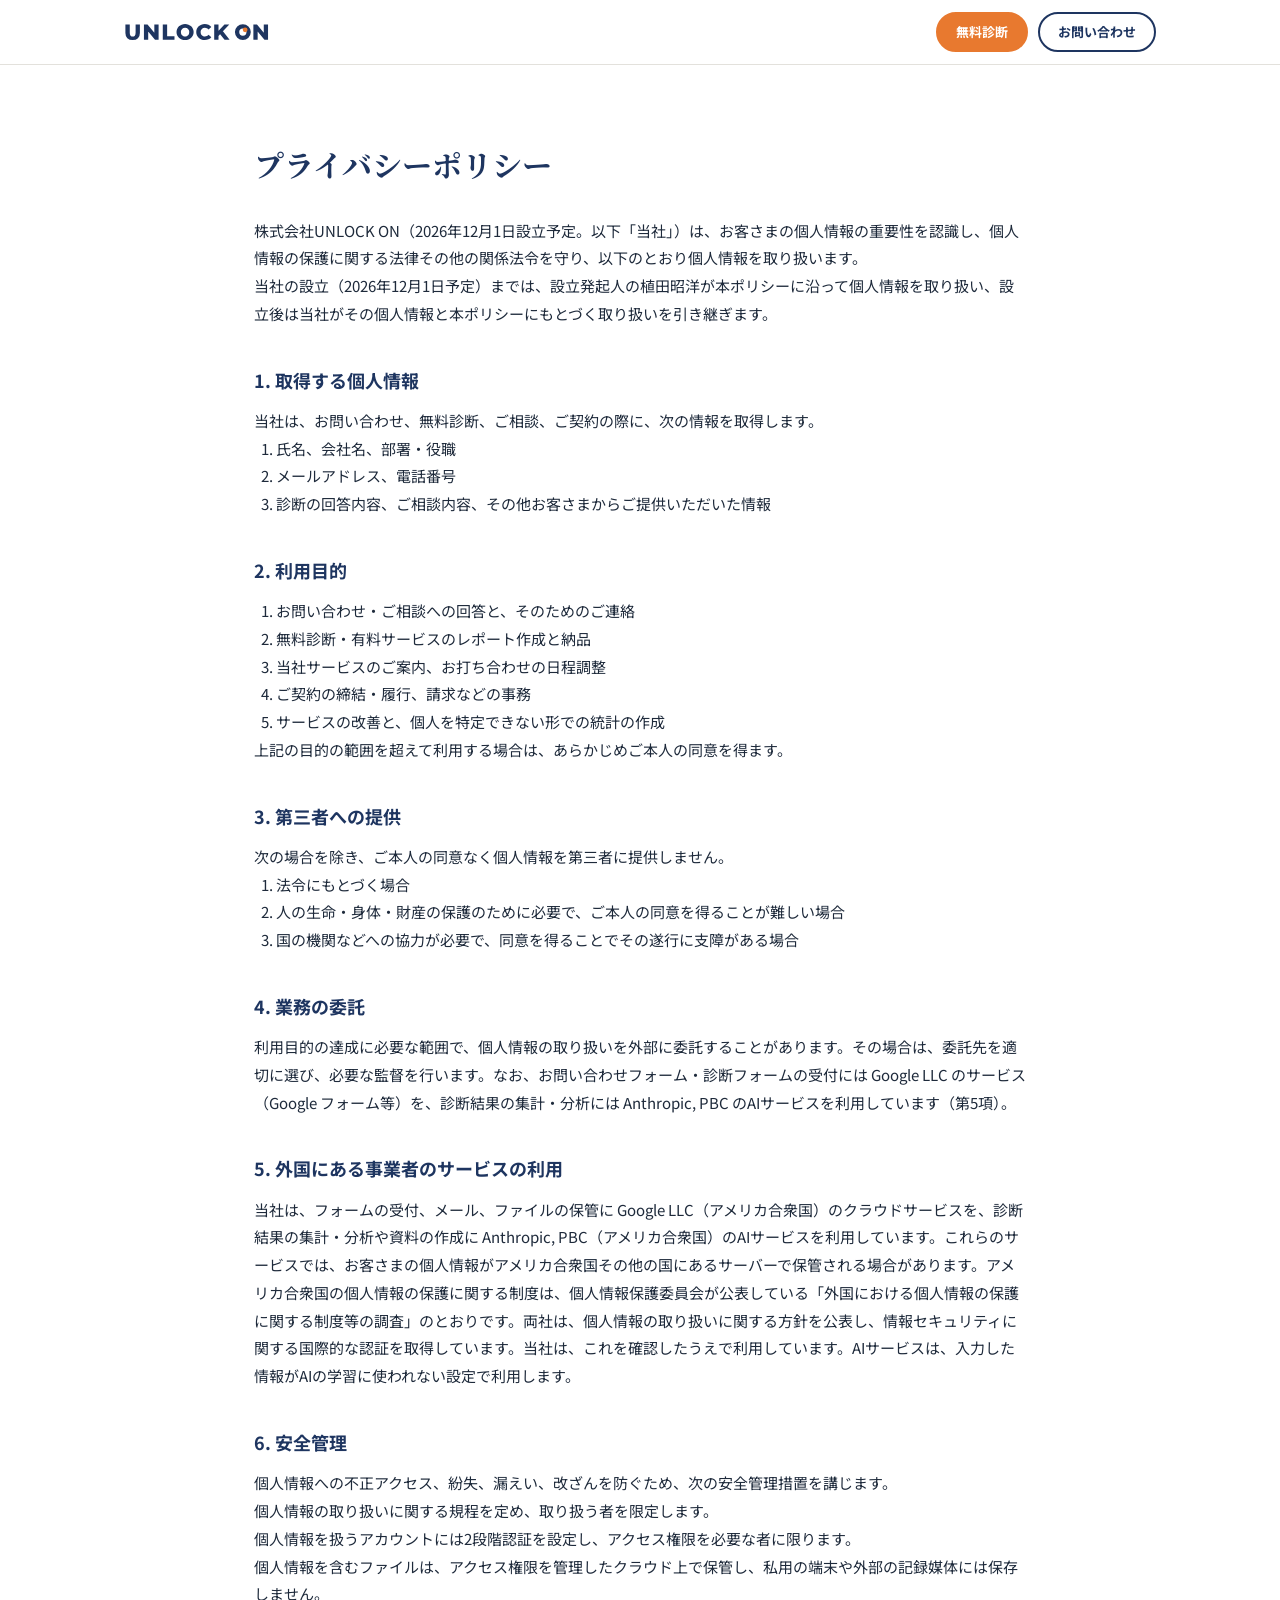
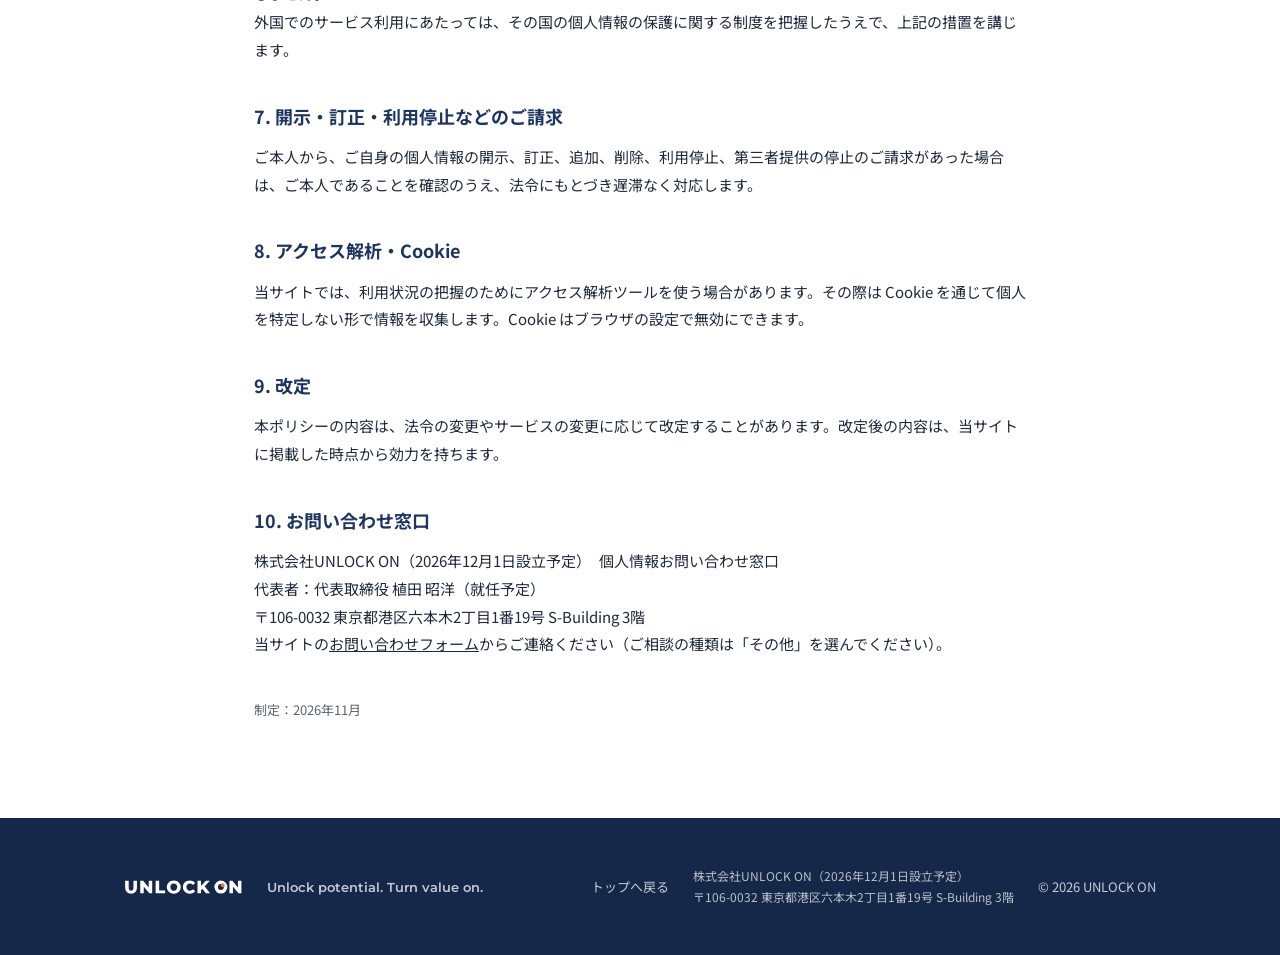
<file: privacy.html>
<!doctype html>
<html lang="ja">
<head>
<meta charset="utf-8">
<meta name="viewport" content="width=device-width, initial-scale=1">
<meta name="robots" content="noindex">
<title>プライバシーポリシー｜UNLOCK ON</title>
<link rel="icon" href="assets/UNLOCKON_icon_white-bg.png">
<link rel="preconnect" href="https://fonts.googleapis.com">
<link rel="preconnect" href="https://fonts.gstatic.com" crossorigin>
<link href="https://fonts.googleapis.com/css2?family=Montserrat:wght@600;700;800&family=Noto+Sans+JP:wght@400;500;700&family=Noto+Serif+JP:wght@600;700&display=swap" rel="stylesheet">
<link rel="stylesheet" href="assets/style.css">
<script src="assets/analytics.js" defer></script>
</head>
<body>
<header class="hd">
  <div class="wrap hd-in">
    <a href="index.html" class="hd-logo"><img src="assets/UNLOCKON_logo_color.svg" alt="UNLOCK ON" width="170" height="26"></a>
    <nav class="hd-nav">
      <a href="index.html#diagnosis" class="btn btn-sm">無料診断</a>
      <a href="https://docs.google.com/forms/d/1Wadv1XWsuoTryicn_GsCDWkYl4f9sPdVw8x3bEHQk1c/viewform" target="_blank" rel="noopener" class="btn btn-sm btn-nav2">お問い合わせ</a>
    </nav>
  </div>
</header>
<main class="wrap doc">
  <h1>プライバシーポリシー</h1>
  <p>株式会社UNLOCK ON（2026年12月1日設立予定。以下「当社」）は、お客さまの個人情報の重要性を認識し、個人情報の保護に関する法律その他の関係法令を守り、以下のとおり個人情報を取り扱います。</p>
  <p>当社の設立（2026年12月1日予定）までは、設立発起人の植田昭洋が本ポリシーに沿って個人情報を取り扱い、設立後は当社がその個人情報と本ポリシーにもとづく取り扱いを引き継ぎます。</p>

  <h2>1. 取得する個人情報</h2>
  <p>当社は、お問い合わせ、無料診断、ご相談、ご契約の際に、次の情報を取得します。</p>
  <ol>
    <li>氏名、会社名、部署・役職</li>
    <li>メールアドレス、電話番号</li>
    <li>診断の回答内容、ご相談内容、その他お客さまからご提供いただいた情報</li>
  </ol>

  <h2>2. 利用目的</h2>
  <ol>
    <li>お問い合わせ・ご相談への回答と、そのためのご連絡</li>
    <li>無料診断・有料サービスのレポート作成と納品</li>
    <li>当社サービスのご案内、お打ち合わせの日程調整</li>
    <li>ご契約の締結・履行、請求などの事務</li>
    <li>サービスの改善と、個人を特定できない形での統計の作成</li>
  </ol>
  <p>上記の目的の範囲を超えて利用する場合は、あらかじめご本人の同意を得ます。</p>

  <h2>3. 第三者への提供</h2>
  <p>次の場合を除き、ご本人の同意なく個人情報を第三者に提供しません。</p>
  <ol>
    <li>法令にもとづく場合</li>
    <li>人の生命・身体・財産の保護のために必要で、ご本人の同意を得ることが難しい場合</li>
    <li>国の機関などへの協力が必要で、同意を得ることでその遂行に支障がある場合</li>
  </ol>

  <h2>4. 業務の委託</h2>
  <p>利用目的の達成に必要な範囲で、個人情報の取り扱いを外部に委託することがあります。その場合は、委託先を適切に選び、必要な監督を行います。なお、お問い合わせフォーム・診断フォームの受付には Google LLC のサービス（Google フォーム等）を、診断結果の集計・分析には Anthropic, PBC のAIサービスを利用しています（第5項）。</p>

  <h2>5. 外国にある事業者のサービスの利用</h2>
  <p>当社は、フォームの受付、メール、ファイルの保管に Google LLC（アメリカ合衆国）のクラウドサービスを、診断結果の集計・分析や資料の作成に Anthropic, PBC（アメリカ合衆国）のAIサービスを利用しています。これらのサービスでは、お客さまの個人情報がアメリカ合衆国その他の国にあるサーバーで保管される場合があります。アメリカ合衆国の個人情報の保護に関する制度は、個人情報保護委員会が公表している「外国における個人情報の保護に関する制度等の調査」のとおりです。両社は、個人情報の取り扱いに関する方針を公表し、情報セキュリティに関する国際的な認証を取得しています。当社は、これを確認したうえで利用しています。AIサービスは、入力した情報がAIの学習に使われない設定で利用します。</p>

  <h2>6. 安全管理</h2>
  <p>個人情報への不正アクセス、紛失、漏えい、改ざんを防ぐため、次の安全管理措置を講じます。</p>
  <ul>
    <li>個人情報の取り扱いに関する規程を定め、取り扱う者を限定します。</li>
    <li>個人情報を扱うアカウントには2段階認証を設定し、アクセス権限を必要な者に限ります。</li>
    <li>個人情報を含むファイルは、アクセス権限を管理したクラウド上で保管し、私用の端末や外部の記録媒体には保存しません。</li>
    <li>外国でのサービス利用にあたっては、その国の個人情報の保護に関する制度を把握したうえで、上記の措置を講じます。</li>
  </ul>

  <h2>7. 開示・訂正・利用停止などのご請求</h2>
  <p>ご本人から、ご自身の個人情報の開示、訂正、追加、削除、利用停止、第三者提供の停止のご請求があった場合は、ご本人であることを確認のうえ、法令にもとづき遅滞なく対応します。</p>

  <h2>8. アクセス解析・Cookie</h2>
  <p>当サイトでは、利用状況の把握のためにアクセス解析ツールを使う場合があります。その際は Cookie を通じて個人を特定しない形で情報を収集します。Cookie はブラウザの設定で無効にできます。</p>

  <h2>9. 改定</h2>
  <p>本ポリシーの内容は、法令の変更やサービスの変更に応じて改定することがあります。改定後の内容は、当サイトに掲載した時点から効力を持ちます。</p>

  <h2>10. お問い合わせ窓口</h2>
  <p>株式会社UNLOCK ON（2026年12月1日設立予定）　個人情報お問い合わせ窓口<br>代表者：代表取締役 植田 昭洋（就任予定）<br>〒106-0032 東京都港区六本木2丁目1番19号 S-Building 3階<br>当サイトの<a href="https://docs.google.com/forms/d/1Wadv1XWsuoTryicn_GsCDWkYl4f9sPdVw8x3bEHQk1c/viewform" target="_blank" rel="noopener">お問い合わせフォーム</a>からご連絡ください（ご相談の種類は「その他」を選んでください）。</p>

  <p style="margin-top:40px;color:var(--sub);font-size:13px">制定：2026年11月</p>
</main>
<footer class="ft">
  <div class="wrap ft-in">
    <img src="assets/UNLOCKON_logo_white.svg" alt="UNLOCK ON" width="140" height="21">
    <p class="ft-tag">Unlock potential. Turn value on.</p>
    <nav><a href="index.html">トップへ戻る</a></nav>
    <p class="ft-addr">株式会社UNLOCK ON（2026年12月1日設立予定）<br>〒106-0032 東京都港区六本木2丁目1番19号 S-Building 3階</p>
    <p class="ft-copy">© 2026 UNLOCK ON</p>
  </div>
</footer>
</body>
</html>
</file>
<file: assets/style.css>
:root{
  --navy:#1E3560; --navy-d:#16284A; --orange:#E8792F; --beige:#F7F6F3;
  --ink:#1E2A3B; --sub:#5B6472; --line:#E3E1DC; --white:#fff;
  --sans:"Noto Sans JP",system-ui,sans-serif; --serif:"Noto Serif JP",serif; --en:"Montserrat",sans-serif;
}
*{box-sizing:border-box;margin:0;padding:0}
html{scroll-behavior:smooth;scroll-padding-top:72px}
body{font-family:var(--sans);color:var(--ink);background:var(--white);line-height:1.85;font-size:16px;-webkit-font-smoothing:antialiased}
img{max-width:100%;display:block}
a{color:inherit}
ul,ol{list-style:none}
.wrap{max-width:1080px;margin:0 auto;padding:0 24px}
.serif{font-family:var(--serif)}
.center{text-align:center}
.sp{display:none}

/* header */
.hd{position:sticky;top:0;z-index:10;background:rgba(255,255,255,.95);backdrop-filter:blur(6px);border-bottom:1px solid var(--line)}
.hd-in{display:flex;align-items:center;justify-content:space-between;height:64px}
.hd-logo img{height:22px;width:auto}
.hd-nav{display:flex;align-items:center;gap:28px;font-size:14px;font-weight:500}
.hd-nav a{text-decoration:none}
.hd-nav a:not(.btn):hover{color:var(--orange)}

/* buttons */
.btn{display:inline-block;background:var(--orange);color:#fff;font-weight:700;text-decoration:none;padding:14px 28px;border-radius:999px;border:2px solid var(--orange);transition:.2s;white-space:nowrap}
.btn:hover{background:#d4671f;border-color:#d4671f}
.btn-sm{padding:6px 18px;font-size:13px;color:#fff!important}
.btn-lg{padding:18px 40px;font-size:17px}
.btn-ghost{background:transparent;border-color:#fff;color:#fff}
.btn-ghost:hover{background:#fff;color:var(--navy);border-color:#fff}
.btn-ghost-navy{background:transparent;border-color:var(--navy);color:var(--navy)}
.btn-ghost-navy:hover{background:var(--navy);color:#fff;border-color:var(--navy)}

/* hero */
.hero{background:var(--navy);color:#fff;padding:112px 0 120px;position:relative;overflow:hidden}
.hero::after{content:"";position:absolute;right:-120px;top:50%;transform:translateY(-50%);width:520px;height:520px;border-radius:50%;border:72px solid rgba(255,255,255,.06)}
.hero::before{content:"";position:absolute;right:120px;top:calc(50% - 150px);width:44px;height:44px;border-radius:50%;background:var(--orange);opacity:.95}
.eyebrow{font-size:14px;letter-spacing:.15em;color:rgba(255,255,255,.75);margin-bottom:20px}
.hero-ttl{font-family:var(--en);font-weight:800;font-size:clamp(40px,6.4vw,76px);line-height:1.08;letter-spacing:-.01em;position:relative;z-index:1}
.hero-ttl .on{color:var(--orange)}
.hero-lead{word-break:auto-phrase;font-size:clamp(20px,2.6vw,28px);margin:32px 0 12px;font-weight:700}
.hero-sub{color:rgba(255,255,255,.82);font-size:15px}
.hero-cta{display:flex;gap:16px;margin-top:40px;flex-wrap:wrap;position:relative;z-index:1}

/* sections */
.sec{padding:96px 0}
.sec-navy{background:var(--navy);color:#fff}
.sec-beige{background:var(--beige)}
.sec-num{font-family:var(--en);font-weight:700;font-size:13px;letter-spacing:.12em;color:var(--orange);margin-bottom:10px}
.sec-ttl{word-break:auto-phrase;text-wrap:balance;font-size:clamp(22px,3.2vw,34px);line-height:1.5;margin-bottom:28px;color:var(--navy)}
.sec-navy .sec-ttl{color:#fff}
.lead{font-size:17px;max-width:760px;margin-bottom:40px}
.center .lead{margin-left:auto;margin-right:auto}

.grid3{display:grid;grid-template-columns:repeat(3,1fr);gap:24px}
.grid2{display:grid;grid-template-columns:1fr 1fr;gap:40px;margin-bottom:56px}
.card{background:#fff;border:1px solid var(--line);border-radius:12px;padding:32px 28px;display:flex;flex-direction:column}
.card h3{font-size:19px;color:var(--navy);margin-bottom:14px}
.card li{position:relative;padding-left:16px;font-size:14.5px;margin-bottom:6px;color:var(--sub)}
.card li::before{content:"";position:absolute;left:0;top:.75em;width:6px;height:6px;border-radius:50%;background:var(--navy)}
.card-to{margin-top:auto;padding-top:18px;font-weight:700;color:var(--navy)}
.card-tag{font-size:13px;color:var(--sub);margin-bottom:6px}
.card-cta p{font-size:14.5px;color:var(--sub);margin-bottom:24px}
.card-cta .btn{margin-top:auto;align-self:flex-start}

/* philosophy */
.word{font-family:var(--en);font-weight:800;font-size:30px;letter-spacing:.02em;margin-bottom:8px}
.grid2 > div:nth-child(2) .word{color:var(--orange)}
.sec-navy p{color:rgba(255,255,255,.88)}
.steps5{display:grid;grid-template-columns:repeat(5,1fr);gap:0;border-top:1px solid rgba(255,255,255,.2)}
.steps5 li{padding:24px 16px 0;border-left:1px solid rgba(255,255,255,.2)}
.steps5 li:first-child{border-left:0;padding-left:0}
.steps5 b{display:block;font-family:var(--en);font-weight:800;font-size:17px;letter-spacing:.04em}
.steps5 li:nth-child(2) b{color:var(--orange)}
.steps5 span{font-size:13px;color:rgba(255,255,255,.75)}

/* services */
.svc{border-top:1px solid var(--line);padding:48px 0}
.svc:last-child{border-bottom:1px solid var(--line)}
.svc-hd{display:flex;align-items:center;gap:20px;margin-bottom:16px}
.svc-no{font-family:var(--en);font-weight:800;font-size:44px;color:var(--navy);line-height:1;opacity:.18}
.svc-tag{font-size:13px;color:var(--orange);font-weight:700}
.svc h3{font-size:26px;color:var(--navy);line-height:1.3}
.svc-catch{font-family:var(--serif);font-weight:700;font-size:19px;color:var(--navy);margin-bottom:12px}
.svc > p{max-width:820px}
.flow{display:flex;flex-wrap:wrap;gap:8px;margin:24px 0 12px}
.flow span{background:var(--beige);border-radius:6px;padding:6px 14px;font-size:13.5px;font-weight:500;position:relative}
.flow span:not(:last-child)::after{content:"›";position:absolute;right:-8px;color:var(--sub)}
.note{font-size:14px;color:var(--sub)}
.chips{display:flex;flex-wrap:wrap;gap:8px;margin-top:12px}
.chips li{border:1px solid var(--navy);color:var(--navy);border-radius:999px;padding:4px 14px;font-size:13px}
.stance{display:grid;grid-template-columns:repeat(3,1fr);gap:16px;margin-top:24px}
.stance li{background:var(--beige);border-radius:10px;padding:20px;font-size:14px;color:var(--sub)}
.stance b{display:block;color:var(--navy);font-size:16px;margin-bottom:6px}

/* message */
.msg{display:grid;grid-template-columns:1.5fr 1fr;gap:56px;align-items:start}
.msg-catch{font-size:21px;line-height:1.7;color:var(--navy);margin-bottom:28px;padding-left:18px;border-left:4px solid var(--orange)}
.msg-body p{margin-bottom:18px}
.msg-sign{text-align:right;margin-top:28px}
.msg-sign .serif{font-size:20px;font-weight:700;margin-left:8px}
.prof{background:var(--beige);border-radius:12px;padding:28px}
.prof-photo{aspect-ratio:4/5;background:#E7E4DD;border-radius:8px;display:grid;place-items:center;color:var(--sub);font-size:13px;margin-bottom:20px}
.prof-name{font-size:22px;font-weight:700;color:var(--navy)}
.prof-name span{display:block;font-family:var(--en);font-size:12px;font-weight:600;color:var(--sub);letter-spacing:.08em}
.prof-meta{font-size:13px;color:var(--sub);margin:4px 0 16px}
.career dt{font-family:var(--en);font-weight:700;font-size:13px;color:var(--navy);margin-top:12px}
.career dd{font-size:13.5px;color:var(--ink);line-height:1.7}

/* company */
.table{display:grid;grid-template-columns:160px 1fr;background:#fff;border-radius:12px;border:1px solid var(--line);overflow:hidden}
.table dt,.table dd{padding:20px 24px;border-bottom:1px solid var(--line)}
.table dt{font-weight:700;color:var(--navy);background:#FBFAF8}
.table dt:last-of-type,.table dd:last-of-type{border-bottom:0}

/* footer */
.ft{background:var(--navy-d);color:rgba(255,255,255,.75);padding:48px 0;font-size:13px}
.ft-in{display:flex;align-items:center;gap:24px;flex-wrap:wrap}
.ft-in img{height:18px;width:auto}
.ft-tag{font-family:var(--en);font-weight:600;flex:1}
.ft a{text-decoration:none}
.ft a:hover{color:#fff}

/* privacy page */
.doc{max-width:820px;padding:72px 24px 96px}
.doc h1{font-family:var(--serif);color:var(--navy);font-size:30px;margin-bottom:24px}
.doc h2{font-size:18px;color:var(--navy);margin:36px 0 10px}
.doc p,.doc li{font-size:15px}
.doc ol{list-style:decimal;padding-left:1.4em}

/* responsive */
@media (max-width:880px){
  .hd-nav a:not(.btn){display:none}
  .grid3,.stance{grid-template-columns:1fr}
  .grid2{grid-template-columns:1fr;gap:28px}
  .steps5{grid-template-columns:1fr;border-top:0}
  .steps5 li{border-left:0;border-top:1px solid rgba(255,255,255,.2);padding:14px 0;display:flex;gap:16px;align-items:baseline}
  .steps5 b{min-width:96px}
  .msg{grid-template-columns:1fr;gap:40px}
  .prof-photo{max-width:240px}
  .hero::after{width:320px;height:320px;border-width:48px;right:-160px;top:auto;bottom:-140px;transform:none}
  .hero::before{right:40px;top:auto;bottom:90px;width:28px;height:28px}
}
@media (max-width:560px){
  .wrap{padding:0 16px}
  .sp{display:inline}
  .sec{padding:72px 0}
  .hero{padding:80px 0 96px}
  .table{grid-template-columns:1fr}
  .table dt{border-bottom:0;padding-bottom:4px;background:#fff}
  .table dd{padding-top:0}
  .msg-catch{font-size:18px}
  .btn-lg{padding:16px 24px;font-size:15px;white-space:normal}
}
.card-sub{font-size:13px!important;color:var(--orange)!important;font-weight:700;margin:-8px 0 12px!important}
.svc-cta{margin-top:24px}

/* v2: hero JP & 5W1H */
.hero-jp{font-size:clamp(30px,4.6vw,54px);line-height:1.4;font-weight:700;position:relative;z-index:1;word-break:auto-phrase}
.hero-body{max-width:640px;margin-top:24px;color:rgba(255,255,255,.88);font-size:16px;line-height:1.95;position:relative;z-index:1}
.hero-tag{font-family:var(--en);font-weight:800;font-size:clamp(17px,1.8vw,21px);margin-top:28px;letter-spacing:.01em;position:relative;z-index:1}
.hero-tag .on{color:var(--orange)}
.w4{background:var(--beige);padding:0 0 8px}
.w4-grid{display:grid;grid-template-columns:repeat(4,1fr);gap:16px;transform:translateY(-48px);margin-bottom:-48px}
.w4-grid li{background:#fff;border-radius:12px;padding:24px 22px;box-shadow:0 1px 0 var(--line);border:1px solid var(--line)}
.w4-k{font-family:var(--en);font-weight:800;font-size:13px;letter-spacing:.12em;color:var(--orange);margin-bottom:10px}
.w4-k span{font-family:var(--sans);font-weight:500;letter-spacing:0;color:var(--sub);margin-left:8px;font-size:12px}
.w4-v{font-weight:700;font-size:18px;color:var(--navy);line-height:1.5;margin-bottom:8px;word-break:auto-phrase}
.w4-s{font-size:13px;color:var(--sub);line-height:1.7}
@media (max-width:880px){.w4-grid{grid-template-columns:1fr 1fr}}
@media (max-width:560px){.w4-grid{gap:10px}.w4-grid li{padding:18px 14px}.w4-v{font-size:15px}}
.w4{background:#fff}
.w4-v{font-size:16px;white-space:nowrap}
@media (max-width:1100px){.w4-v{white-space:normal}}
@media (max-width:560px){.hero::before{display:none}}
.hd-nav{gap:24px}
.btn-nav2{background:transparent;color:var(--navy)!important;border-color:var(--navy)}
.btn-nav2:hover{background:var(--navy);color:#fff!important;border-color:var(--navy)}
.hd-nav .btn-sm + .btn-sm{margin-left:-14px}
@media (max-width:560px){.hd-nav{gap:8px}.hd-nav .btn-sm + .btn-sm{margin-left:0}.btn-sm{padding:6px 12px}}

/* v3: hero & statement */
.pc{display:inline}
.hero{padding:120px 0 104px}
.hero::after{right:-120px;width:520px;height:520px;border-width:72px}
.hero::before{right:52px;top:calc(50% - 150px);width:44px;height:44px}
.hero-jp{font-size:clamp(32px,5.2vw,62px);line-height:1.35}
.hero-body{font-size:17px;max-width:none;margin-top:28px}
.hero-cta{margin-top:36px}
.hero-tag{margin-top:56px;font-size:15px;color:rgba(255,255,255,.7);letter-spacing:.04em}
.w4{display:none}
.stmt{padding:88px 0 24px;background:#fff}
.stmt-list{margin-top:20px;border-bottom:1px solid var(--line)}
.stmt-row{display:grid;grid-template-columns:200px 1fr;align-items:baseline;border-top:1px solid var(--line);padding:26px 0}
.stmt-row dt{font-size:13px;color:var(--sub)}
.stmt-row dt b{font-family:var(--en);font-weight:800;font-size:14px;letter-spacing:.14em;color:var(--orange);margin-right:12px}
.stmt-row dd{font-family:var(--serif);font-weight:700;font-size:clamp(20px,2.6vw,30px);color:var(--navy);line-height:1.5;word-break:auto-phrase}
.stmt-row:last-child dd{color:var(--navy)}
@media (max-width:560px){
  .pc{display:none}
  .hero{padding:72px 0 80px}
  .hero-body{font-size:15px}
  .hero-tag{margin-top:40px}
  .stmt{padding:64px 0 16px}
  .stmt-row{grid-template-columns:1fr;padding:18px 0;gap:6px}
}
@media (max-width:560px){.stmt-row dd{font-size:18px}}

/* v3.1: ヒーローの装飾をロゴのマーク（Oの右上にオレンジの点）と同じ形に */
.hero::before,.hero::after{display:none}
.hero{background:var(--navy) url("data:image/svg+xml,%3Csvg xmlns='http://www.w3.org/2000/svg' viewBox='0 0 48 48'%3E%3Ccircle cx='24' cy='24' r='12.5' fill='none' stroke='%23ffffff' stroke-opacity='.07' stroke-width='9.3'/%3E%3Ccircle cx='29' cy='19' r='5.3' fill='%23E8792F'/%3E%3C/svg%3E") no-repeat right -90px center/600px 600px}
@media (max-width:880px){.hero{background-size:420px 420px;background-position:right -150px bottom -120px}}
@media (max-width:560px){.hero{background-size:300px 300px;background-position:right -120px bottom -90px}}
.hero{background-size:480px 480px;background-position:right -80px bottom -130px}
@media (max-width:880px){.hero{background-size:380px 380px;background-position:right -130px bottom -120px}}
@media (max-width:560px){.hero{background-size:260px 260px;background-position:right -110px bottom -100px}}

/* v4: 代表挨拶（写真なし）— 本文は中央の読みやすい幅、プロフィールは下に横長で */
.msg-v2{max-width:760px;margin:0 auto}
.msg-v2 .msg-catch{font-size:clamp(19px,2.2vw,24px)}
.prof2{max-width:960px;margin:56px auto 0;background:var(--beige);border-radius:12px;padding:40px 44px;display:grid;grid-template-columns:220px 1fr;gap:40px}
.prof2-id .prof-name{font-size:24px}
.prof2-id .prof-meta{line-height:1.9;margin-top:12px}
.career2{display:grid;grid-template-columns:118px 1fr;row-gap:0}
.career2 dt,.career2 dd{padding:12px 0;border-top:1px solid var(--line)}
.career2 dt:first-of-type,.career2 dd:first-of-type{border-top:0;padding-top:0}
.career2 dt{font-family:var(--en);font-weight:700;font-size:14px;color:var(--navy);white-space:nowrap}
.career2 dd{font-size:14.5px;line-height:1.75}
@media (max-width:880px){.prof2{grid-template-columns:1fr;gap:20px;padding:28px 22px}}
@media (max-width:560px){.career2{grid-template-columns:1fr}.career2 dt{border-top:1px solid var(--line);padding-bottom:0}.career2 dd{border-top:0;padding-top:2px}.career2 dt:first-of-type{border-top:0}}
#message .sec-num,#message .sec-ttl,.msg-v2,.prof2{max-width:880px;margin-left:auto;margin-right:auto}
.msg-v2 p{font-size:16.5px}
/* v5 見出しを大きく */
.sec-num{font-size:16px;letter-spacing:.14em;margin-bottom:12px}
.sec-ttl{font-size:clamp(26px,3.8vw,42px);margin-bottom:36px}
.stmt .sec-ttl{margin-bottom:24px}
.stmt-row dt{font-size:15px}
.stmt-row dt b{font-size:16px}
@media (max-width:560px){.sec-num{font-size:14px}.sec-ttl{font-size:24px}}
.sec-num{font-size:17px}
.card h3{font-size:20px}
.card li{font-size:15px}
@media (max-width:560px){.sec-num{font-size:14px}.card h3{font-size:18px}}
/* v6 セクション境目：白とベージュの交互 */
#issues .card{background:#fff;border-color:transparent;box-shadow:0 2px 12px rgba(30,53,96,.06)}
.stmt{padding-bottom:88px}
@media (max-width:880px){.stmt{padding-bottom:64px}}
/* v7 署名をプロフィールカードに統合 */
.prof2{margin-top:44px}
.prof-role{font-size:13px;font-weight:700;color:var(--orange);letter-spacing:.06em;margin-bottom:6px}
/* v8 見出しの下に短いオレンジ線（白セクションでも区切りが分かるように） */
.sec-ttl::after{content:"";display:block;width:56px;height:4px;border-radius:2px;background:var(--orange);margin-top:18px}
#contact .sec-ttl::after{margin-left:auto;margin-right:auto}
/* v9 サービス3つを色付きの枠に（資料と同じ3色） */
.svc{--c:var(--orange);--tint:#FDF3EC;border:1px solid var(--line);border-top:6px solid var(--c);border-radius:12px;padding:40px 44px;margin-top:28px;background:#fff;box-shadow:0 2px 14px rgba(30,53,96,.05)}
.svc:last-child{border-bottom:1px solid var(--line)}
.svc-b{--c:#2563A8;--tint:#EEF4FB}
.svc-g{--c:#1F7A5C;--tint:#EDF6F2}
.svc-hd{background:var(--tint);margin:-40px -44px 24px;padding:24px 44px;border-radius:6px 6px 0 0}
.svc-no{color:var(--c);opacity:1}
.svc-tag{color:var(--c)}
.svc .btn-ghost-navy{border-color:var(--c);color:var(--c)}
.svc .btn-ghost-navy:hover{background:var(--c);color:#fff}
@media (max-width:560px){.svc{padding:28px 20px}.svc-hd{margin:-28px -20px 20px;padding:20px}.svc-no{font-size:34px}.svc h3{font-size:22px}}
/* v10 iPhone(Safari)で文節の途中で折れないように */
.nw{display:inline-block}
/* v11 ブランド確定（11/1）：WEB集客支援のサービス色をゴールドに */
.svc-o{--c:#B8862B;--tint:#F6EEDC}
/* v12 フッターに社名・住所 */
.ft-addr{font-size:12px;line-height:1.7;color:rgba(255,255,255,.7)}
</file>
<file: assets/lp.css>
/* AI経営管理 LP（style.css の上に重ねる） */
:root{--blue:#2563A8;--blue-l:#EAF1F9}
.lp .sec{padding:96px 0}
.lp .sec-ttl{font-size:clamp(22px,3.2vw,36px)}
.lp .lead{font-size:17px}
.nw{display:inline-block}
.hl{color:var(--orange)}
.mk{background:linear-gradient(transparent 62%,rgba(232,121,47,.28) 62%)}

/* header */
.lp .hd-nav .btn-sm{padding:8px 20px}

/* hero */
.lp-hero{background:var(--navy);color:#fff;padding:88px 0 96px;position:relative;overflow:hidden}
.lp-hero .wrap{display:grid;grid-template-columns:1.05fr 1fr;gap:48px;align-items:center}
.lp-target{display:inline-block;font-weight:700;font-size:15px;background:rgba(255,255,255,.1);border:1px solid rgba(255,255,255,.25);border-radius:999px;padding:6px 18px;margin-bottom:22px}
.lp-name{font-size:15px;color:rgba(255,255,255,.75);letter-spacing:.06em;margin-bottom:8px}
.lp-name b{color:#fff;font-size:17px}
.lp-h1{font-family:var(--serif);font-weight:700;font-size:clamp(34px,5vw,58px);line-height:1.35}
.lp-sub{margin-top:22px;font-size:17px;line-height:1.95;color:rgba(255,255,255,.9)}
.lp-sub b{color:#fff}
.lp-cta{margin-top:32px;display:flex;flex-direction:column;align-items:flex-start;gap:10px}
.lp-cta small{font-size:13px;color:rgba(255,255,255,.7);padding-left:6px}
.lp-hero-img{border-radius:12px;box-shadow:0 24px 60px rgba(0,0,0,.35);transform:rotate(-1deg)}
.lp-hero-cap{font-size:12px;color:rgba(255,255,255,.6);margin-top:14px;text-align:center}

/* 4 functions under hero */
.fn4{display:grid;grid-template-columns:repeat(4,1fr);gap:16px;margin-top:8px}
.fn4 li{border:1px solid var(--line);border-radius:12px;padding:24px 20px;background:#fff;text-align:center}
.fn4 b{display:block;font-family:var(--en);font-weight:800;color:var(--orange);font-size:14px;letter-spacing:.1em}
.fn4 strong{display:block;font-size:20px;color:var(--navy);margin:4px 0 8px;white-space:nowrap}
.fn4 span{font-size:13.5px;color:var(--sub);line-height:1.7;display:block}
.big-msg{margin-top:56px;text-align:center;font-family:var(--serif);font-weight:700;font-size:clamp(22px,3.2vw,34px);color:var(--navy);line-height:1.6}

/* video */
.vid{max-width:860px;margin:0 auto;aspect-ratio:16/9;border-radius:12px;background:#0f1d36;color:#fff;display:flex;align-items:center;justify-content:center;flex-direction:column;gap:8px;text-align:center}
.vid iframe{width:100%;height:100%;border:0;border-radius:12px}
.vid .play{width:72px;height:72px;border-radius:50%;background:var(--orange);display:flex;align-items:center;justify-content:center;margin-bottom:8px}
.vid .play::after{content:"";border-left:22px solid #fff;border-top:13px solid transparent;border-bottom:13px solid transparent;margin-left:6px}
.vid small{color:rgba(255,255,255,.6);font-size:13px}

/* issues */
.q5{display:grid;gap:12px;max-width:860px;margin:0 auto}
.q5 li{background:#fff;border:1px solid var(--line);border-radius:10px;padding:18px 22px 18px 64px;position:relative;font-weight:700;color:var(--navy);font-size:17px}
.q5 li::before{content:"?";position:absolute;left:20px;top:50%;transform:translateY(-50%);width:28px;height:28px;border-radius:50%;background:var(--navy);color:#fff;font-family:var(--en);font-size:15px;display:flex;align-items:center;justify-content:center}
.q5 li span{display:block;font-weight:400;font-size:14px;color:var(--sub);margin-top:2px}
.turn{text-align:center;margin-top:48px;font-family:var(--serif);font-weight:700;color:var(--navy);font-size:clamp(20px,2.6vw,28px);line-height:1.7}
.turn em{font-style:normal;color:var(--orange)}

/* how it works */
.flow4{display:grid;grid-template-columns:1fr auto 1fr auto 1fr auto 1fr;align-items:center;gap:12px;margin:8px 0 32px}
.flow4 .box{border:1px solid var(--line);border-radius:12px;padding:22px 14px;text-align:center;background:#fff;height:100%;display:flex;flex-direction:column;justify-content:center}
.flow4 .box b{display:block;color:var(--navy);font-size:17px;white-space:nowrap}
.flow4 .box span{font-size:13px;color:var(--sub)}
.flow4 .box.goal{background:var(--navy);border-color:var(--navy)}
.flow4 .box.goal b{color:#fff}.flow4 .box.goal span{color:rgba(255,255,255,.75)}
.flow4 .arr{color:var(--orange);font-weight:800;font-size:22px}
.days{text-align:center;font-family:var(--serif);font-weight:700;font-size:clamp(22px,3vw,32px);color:var(--navy);margin:8px 0 28px}
.days b{font-family:var(--en);font-size:1.6em;color:var(--orange);margin:0 4px}
.notes3{display:grid;grid-template-columns:repeat(3,1fr);gap:16px}
.notes3 li{background:var(--beige);border-radius:10px;padding:18px 20px;font-size:14.5px;text-align:center}
.notes3 li b{display:block;color:var(--navy);font-size:16px;margin-bottom:4px}

/* monthly */
.mo{display:grid;grid-template-columns:1.2fr 1fr;gap:48px;align-items:center}
.mo img{border-radius:10px;border:1px solid var(--line);box-shadow:0 12px 32px rgba(30,53,96,.12)}
.mo-list li{display:grid;grid-template-columns:40px 1fr;gap:12px;padding:16px 0;border-top:1px solid var(--line)}
.mo-list li:last-child{border-bottom:1px solid var(--line)}
.mo-list i{font-style:normal;font-family:var(--en);font-weight:800;color:var(--orange);font-size:15px;padding-top:2px}
.mo-list b{display:block;color:var(--navy);font-size:17px}
.mo-list span{font-size:14px;color:var(--sub)}

/* meeting */
.mtg{display:grid;grid-template-columns:repeat(3,1fr);gap:20px;margin-bottom:28px}
.mtg li{background:#fff;border:1px solid var(--line);border-radius:12px;padding:26px 22px;text-align:center}
.mtg .when{display:block;color:var(--orange);font-weight:700;font-size:14px;margin-bottom:6px}
.mtg b{display:block;color:var(--navy);font-size:19px;margin-bottom:8px}
.mtg span{font-size:14px;color:var(--sub);display:block}
.road{background:#fff;border-left:5px solid var(--orange);border-radius:8px;padding:20px 24px;font-size:15.5px}
.road b{color:var(--navy)}

/* all in */
.allin{display:grid;gap:14px}
.allin-row{display:grid;grid-template-columns:120px 1fr;gap:14px;align-items:stretch}
.allin-row > p{border-radius:10px;color:#fff;font-weight:700;display:flex;align-items:center;justify-content:center;text-align:center;font-size:16px;line-height:1.5}
.allin-row:nth-child(1) > p{background:var(--navy)}
.allin-row:nth-child(2) > p{background:var(--orange)}
.allin-row ul{display:grid;grid-template-columns:repeat(5,1fr);gap:10px}
.allin-row li{background:#fff;border:1px solid var(--line);border-radius:10px;padding:16px 8px;text-align:center;font-weight:700;color:var(--navy);font-size:14.5px;line-height:1.5}
.allin-row li::before{content:"✓";display:block;color:var(--orange);font-size:16px}
.result3{margin-top:48px;text-align:center}
.result3 p{font-family:var(--serif);font-weight:700;font-size:clamp(22px,3vw,32px);color:var(--navy)}
.result3 ul{display:flex;justify-content:center;gap:16px;margin-top:18px;flex-wrap:wrap}
.result3 li{border:2px solid var(--navy);border-radius:999px;padding:8px 22px;font-weight:700;color:var(--navy)}

/* compare */
.cmp{width:100%;border-collapse:collapse;background:#fff;border-radius:12px;overflow:hidden;font-size:15px}
.cmp th,.cmp td{padding:16px 18px;border-bottom:1px solid var(--line);text-align:left;vertical-align:top}
.cmp thead th{background:var(--beige);color:var(--sub);font-weight:700;font-size:14px}
.cmp thead th.us{background:var(--navy);color:#fff}
.cmp tbody th{color:var(--navy);width:150px;white-space:nowrap}
.cmp td.us{background:var(--blue-l);font-weight:700;color:var(--navy)}
.cmp-note{font-size:12.5px;color:var(--sub);margin-top:10px}

/* AX */
.ax{display:grid;grid-template-columns:1fr auto 1fr;gap:20px;align-items:center;max-width:820px;margin:0 auto 40px}
.ax div{border-radius:12px;padding:26px 20px;text-align:center;border:1px solid rgba(255,255,255,.25)}
.ax div:last-child{background:#fff;color:var(--navy)}
.ax b{display:block;font-family:var(--en);font-weight:800;font-size:34px;letter-spacing:.04em}
.ax div:last-child b{color:var(--orange)}
.ax small{display:block;font-size:13px;opacity:.8;margin-bottom:6px}
.ax .arr{font-size:26px;color:var(--orange);font-weight:800}
.ax-msg{text-align:center;font-family:var(--serif);font-weight:700;font-size:clamp(20px,2.8vw,30px);line-height:1.7}
.ax-msg em{font-style:normal;color:var(--orange)}

/* founder */
.roles{display:grid;grid-template-columns:repeat(3,1fr);gap:20px;margin-bottom:40px}
.roles li{border:1px solid var(--line);border-radius:12px;padding:26px 22px;background:#fff}
.roles .r{font-family:var(--en);font-weight:800;color:var(--orange);font-size:14px;letter-spacing:.1em}
.roles b{display:block;color:var(--navy);font-size:19px;margin:4px 0 8px}
.roles span{font-size:14.5px;color:var(--sub);display:block}
.answer{background:var(--navy);color:#fff;border-radius:12px;padding:36px 28px;text-align:center}
.answer small{display:block;color:rgba(255,255,255,.7);margin-bottom:10px;font-size:14px}
.answer p{font-family:var(--serif);font-weight:700;font-size:clamp(20px,2.8vw,30px);line-height:1.7}
.answer em{font-style:normal;color:var(--orange)}
.who{margin-top:20px;text-align:right;font-size:14px;color:var(--sub)}

/* steps */
.st3{display:grid;grid-template-columns:repeat(3,1fr);gap:20px}
.st3 li{background:#fff;border:1px solid var(--line);border-radius:12px;padding:28px 24px;position:relative;display:flex;flex-direction:column}
.st3 li.first{border:2px solid var(--orange)}
.st3 .n{font-family:var(--en);font-weight:800;color:var(--orange);font-size:14px;letter-spacing:.1em}
.st3 b{display:block;color:var(--navy);font-size:21px;margin:4px 0 2px;white-space:nowrap}
.st3 .tag{display:inline-block;font-size:13px;font-weight:700;color:var(--orange);margin-bottom:12px}
.st3 p{font-size:14.5px;color:var(--sub)}
.st3 .btn{margin-top:20px;align-self:flex-start}

/* faq */
.faq{max-width:860px;margin:0 auto}
.faq details{border-bottom:1px solid var(--line);padding:20px 4px}
.faq summary{cursor:pointer;font-weight:700;color:var(--navy);font-size:16.5px;list-style:none;position:relative;padding-right:32px}
.faq summary::-webkit-details-marker{display:none}
.faq summary::before{content:"Q.";font-family:var(--en);color:var(--orange);margin-right:10px}
.faq summary::after{content:"+";position:absolute;right:4px;top:-2px;font-size:22px;color:var(--orange)}
.faq details[open] summary::after{content:"−"}
.faq details p{margin-top:12px;font-size:15px;color:var(--sub);padding-left:30px}

/* final cta */
.fin{text-align:center}
.fin h2{font-family:var(--serif);font-weight:700;font-size:clamp(26px,4vw,44px);line-height:1.5;margin-bottom:16px}
.fin p.l{color:rgba(255,255,255,.85);margin-bottom:32px}
.fin .tag{margin-top:40px;font-family:var(--en);font-weight:800;color:rgba(255,255,255,.6);letter-spacing:.04em}
.fin .tag span{color:var(--orange)}

/* sticky mobile CTA */
.sticky{display:none}

@media (max-width:880px){
  .lp-hero .wrap{grid-template-columns:1fr;gap:40px}
  .fn4{grid-template-columns:1fr 1fr}
  .flow4{grid-template-columns:1fr;gap:6px}
  .flow4 .arr{transform:rotate(90deg);text-align:center}
  .notes3,.mtg,.roles,.st3{grid-template-columns:1fr}
  .mo{grid-template-columns:1fr;gap:28px}
  .allin-row{grid-template-columns:1fr}
  .allin-row > p{padding:8px}
  .allin-row ul{grid-template-columns:1fr 1fr}
  .ax{grid-template-columns:1fr}
  .ax .arr{transform:rotate(90deg);text-align:center}
}
@media (max-width:560px){
  .lp .sec{padding:64px 0}
  .lp-hero{padding:56px 0 72px}
  .lp-sub{font-size:15px}
  .q5 li{font-size:15.5px;padding:16px 16px 16px 56px}
  .q5 li::before{left:14px}
  .cmp{font-size:13.5px}
  .cmp th,.cmp td{padding:12px 10px}
  .cmp tbody th{width:auto;white-space:normal}
  .fn4 strong{font-size:18px}
  .sticky{display:block;position:fixed;left:0;right:0;bottom:0;z-index:20;background:rgba(255,255,255,.96);border-top:1px solid var(--line);padding:10px 16px calc(10px + env(safe-area-inset-bottom))}
  .sticky .btn{display:block;text-align:center;padding:13px 10px;font-size:15px}
  body.lp{padding-bottom:76px}
  .lp .btn-lg{white-space:nowrap;font-size:15px;padding:16px 22px}
}
.lp main img{height:auto}
.sec-beige .notes3 li{background:#fff;border:1px solid var(--line)}
.sec-ttl.center::after{margin-left:auto;margin-right:auto}
.center .lead,.lead.center{text-align:center;margin-left:auto;margin-right:auto}
@media (max-width:560px){
  .fn4{grid-template-columns:1fr;gap:10px}
  .fn4 li{display:grid;grid-template-columns:36px 92px 1fr;align-items:center;text-align:left;padding:16px}
  .fn4 strong{margin:0;font-size:17px}
  .fn4 span{font-size:13px}
  .fn4 span br,.mtg br{display:none}
  .allin-row li{font-size:13.5px}
}
@media (max-width:560px){.allin-row > p br{display:none}.cmp .pc-only{display:none}}
@media (min-width:561px){.cmp .sp-only{display:none}}

/* v2 FV：HTMLで描くダッシュボード（案A） */
.mock{position:relative;padding:8px 0 40px 24px}
.mock-main{background:#fff;color:var(--ink);border-radius:16px;box-shadow:0 30px 70px rgba(5,15,35,.45);padding:22px 24px 20px;position:relative;z-index:1}
.mock-hd{display:flex;justify-content:space-between;align-items:center;margin-bottom:14px}
.mock-hd p{font-weight:700;color:var(--navy);font-size:15px}
.mock-hd p small{display:block;font-weight:500;color:var(--sub);font-size:11.5px;letter-spacing:.04em}
.mock-badge{font-size:12px;font-weight:700;color:var(--orange);background:#FDF0E6;border-radius:999px;padding:4px 12px;white-space:nowrap}
.mock-land{background:var(--navy);color:#fff;border-radius:10px;padding:12px 16px;margin-bottom:12px;font-size:13px;line-height:1.6}
.mock-land b{font-family:var(--en);font-size:20px;color:var(--orange);margin:0 2px}
.mock-kpi{display:grid;grid-template-columns:repeat(4,1fr);gap:8px;margin-bottom:14px}
.mock-kpi div{border:1px solid var(--line);border-radius:8px;padding:8px 10px}
.mock-kpi span{display:block;font-size:11px;color:var(--sub)}
.mock-kpi b{display:block;font-family:var(--en);font-weight:700;font-size:17px;color:var(--navy);line-height:1.3}
.mock-kpi i{font-style:normal;font-size:11px;font-weight:700}
.mock-kpi .dn{color:#C0392B}.mock-kpi .ok{color:#1F7A5C}
.mock-chart{display:flex;align-items:flex-end;gap:10px;height:84px;padding:0 4px;border-bottom:1px solid var(--line);position:relative}
.mock-chart::before{content:"予算";position:absolute;right:0;top:14px;font-size:10px;color:var(--sub)}
.mock-chart::after{content:"";position:absolute;left:0;right:28px;top:22px;border-top:2px dashed #C9CED6}
.mock-chart span{flex:1;background:#C9D6EA;border-radius:4px 4px 0 0}
.mock-chart span:last-child{background:var(--navy)}
.mock-mo{display:flex;gap:10px;padding:4px 4px 0;font-size:10.5px;color:var(--sub)}
.mock-mo span{flex:1;text-align:center}
.mock-memo{position:absolute;left:-8px;bottom:0;z-index:2;width:72%;background:#fff;border-radius:12px;border-left:5px solid var(--orange);box-shadow:0 18px 40px rgba(5,15,35,.35);padding:14px 16px;color:var(--ink)}
.mock-memo p{font-size:11.5px;color:var(--orange);font-weight:700;margin-bottom:4px}
.mock-memo b{display:block;font-size:13.5px;color:var(--navy);line-height:1.6}
.mock-tag{position:absolute;right:-6px;top:-14px;z-index:3;background:var(--orange);color:#fff;border-radius:12px;padding:10px 14px;text-align:center;box-shadow:0 12px 28px rgba(232,121,47,.45);line-height:1.3}
.mock-tag small{display:block;font-size:11px}
.mock-tag b{font-family:var(--en);font-size:26px}
.mock-tag b span{font-family:var(--sans);font-size:13px}
@media (max-width:560px){
  .mock{padding:8px 0 64px 0}
  .mock-main{padding:16px 14px}
  .mock-kpi{grid-template-columns:1fr 1fr}
  .mock-memo{left:8px;width:86%}
  .mock-tag{right:-4px}
  .mock-land{font-size:12px}
}

/* 案B：文字主役のFV（画像なし） */
.lp-hero.hb .wrap{grid-template-columns:1fr;text-align:center}
.hb .lp-h1{font-size:clamp(40px,6.4vw,76px)}
.hb .lp-cta{align-items:center}
.hb-facts{display:grid;grid-template-columns:repeat(3,1fr);gap:0;margin-top:56px;border-top:1px solid rgba(255,255,255,.18)}
.hb-facts li{padding:24px 12px 0;border-left:1px solid rgba(255,255,255,.18)}
.hb-facts li:first-child{border-left:0}
.hb-facts b{display:block;font-family:var(--en);font-weight:800;font-size:40px;color:var(--orange);line-height:1.1}
.hb-facts b small{font-family:var(--sans);font-size:16px;color:#fff;margin-left:4px}
.hb-facts span{font-size:14px;color:rgba(255,255,255,.8)}
@media (max-width:560px){.hb-facts{grid-template-columns:1fr}.hb-facts li{border-left:0;border-bottom:1px solid rgba(255,255,255,.18);padding:16px 0}.hb-facts b{font-size:32px}}
.mock{padding-bottom:72px}
.mock-hd{justify-content:flex-start;gap:12px;align-items:flex-end;padding-right:120px}
.mock-tag{right:-18px;top:-22px}
.mock-unit{font-size:10.5px;color:var(--sub);text-align:right;margin:-6px 0 4px}
@media (max-width:560px){.mock-chart,.mock-mo{display:none}.mock{padding-bottom:84px}.mock-hd{padding-right:96px}.mock-tag{right:-6px}}

/* 案A2：1枚にそろえたダッシュボード（はみ出し要素なし） */
.d2{background:#fff;border-radius:16px;box-shadow:0 24px 60px rgba(5,15,35,.40);color:var(--ink);overflow:hidden}
.d2-hd{display:flex;justify-content:space-between;align-items:center;padding:16px 22px;border-bottom:1px solid var(--line)}
.d2-hd p{font-weight:700;color:var(--navy);font-size:14px}
.d2-hd span{font-size:12px;color:var(--sub)}
.d2-hd span b{color:var(--orange)}
.d2-body{padding:20px 22px 22px}
.d2-lbl{font-size:12.5px;color:var(--sub);margin-bottom:2px}
.d2-big{display:flex;align-items:baseline;gap:8px;margin-bottom:10px}
.d2-big b{font-family:var(--en);font-weight:800;font-size:40px;line-height:1;color:var(--navy)}
.d2-big small{font-size:13px;color:var(--sub)}
.d2-big em{font-style:normal;font-size:13px;font-weight:700;color:#C0392B;margin-left:auto}
.d2-bar{height:8px;border-radius:4px;background:#E7EBF1;position:relative;margin-bottom:6px}
.d2-bar i{position:absolute;left:0;top:0;bottom:0;width:73.6%;border-radius:4px;background:var(--navy)}
.d2-bar u{position:absolute;left:100%;top:-4px;bottom:-4px;width:2px;background:var(--orange);text-decoration:none}
.d2-scale{display:flex;justify-content:space-between;font-size:11px;color:var(--sub);margin-bottom:18px}
.d2-kpi{display:grid;grid-template-columns:repeat(4,1fr);border:1px solid var(--line);border-radius:10px;margin-bottom:16px}
.d2-kpi div{padding:10px 12px;border-left:1px solid var(--line)}
.d2-kpi div:first-child{border-left:0}
.d2-kpi span{display:block;font-size:11px;color:var(--sub)}
.d2-kpi b{display:block;font-family:var(--en);font-weight:700;font-size:18px;color:var(--navy);line-height:1.35}
.d2-kpi i{font-style:normal;font-size:11px;font-weight:700;color:#C0392B}
.d2-kpi i.ok{color:#1F7A5C}
.d2-next{background:#FDF3EB;border-radius:10px;padding:12px 14px;display:flex;gap:12px;align-items:center}
.d2-next span{flex:none;font-size:11.5px;font-weight:700;color:#fff;background:var(--orange);border-radius:6px;padding:3px 8px}
.d2-next p{font-size:13.5px;font-weight:700;color:var(--navy);line-height:1.5}
@media (max-width:560px){
  .d2-kpi{grid-template-columns:1fr 1fr}
  .d2-kpi div:nth-child(3){border-left:0}
  .d2-kpi div:nth-child(n+3){border-top:1px solid var(--line)}
  .d2-big b{font-size:34px}
  .d2-next{flex-direction:column;align-items:flex-start;gap:6px}
}

/* 案A3：ブラウザの窓で囲む */
.win{background:#fff;border-radius:12px;box-shadow:0 30px 70px rgba(5,15,35,.45);overflow:hidden}
.win-bar{display:flex;align-items:center;gap:14px;background:#EEF1F5;padding:10px 14px;border-bottom:1px solid #DDE2E9}
.win-dots{display:flex;gap:6px;flex:none}
.win-dots i{width:10px;height:10px;border-radius:50%;background:#C9CFD8}
.win-url{flex:1;background:#fff;border-radius:6px;font-size:11.5px;color:var(--sub);padding:4px 12px;text-align:center;white-space:nowrap;overflow:hidden;text-overflow:ellipsis}
.win-body{display:grid;grid-template-columns:116px 1fr}
.win-side{background:var(--navy);padding:16px 0}
.win-side p{font-family:var(--en);font-weight:800;color:#fff;font-size:12px;letter-spacing:.04em;padding:0 14px 14px}
.win-side p span{color:var(--orange)}
.win-side li{font-size:11.5px;color:rgba(255,255,255,.65);padding:7px 14px}
.win-side li.on{background:rgba(255,255,255,.1);color:#fff;font-weight:700;border-left:3px solid var(--orange);padding-left:11px}
.win .d2{box-shadow:none;border-radius:0}
@media (max-width:560px){.win-body{grid-template-columns:1fr}.win-side{display:none}}
.win .d2-hd{padding:12px 18px}
.win .d2-body{padding:16px 18px 18px}
.win .d2-kpi div{padding:8px 10px}
.win .d2-kpi b{font-size:16px}
.win .d2-kpi i{font-size:10.5px}
.win .d2-next p{font-size:12.5px}
.win .d2-next span{font-size:10.5px}
.lp-hero .wrap{max-width:1200px;grid-template-columns:1fr 1.1fr;gap:40px}
.win-body{grid-template-columns:100px 1fr}
.win-side p{font-size:11px}
.win .d2-kpi i{white-space:nowrap;display:block}
.win .d2-next{flex-direction:column;align-items:flex-start;gap:6px}
@media (max-width:880px){.lp-hero .wrap{grid-template-columns:1fr}}
.lp-hero .wrap{max-width:1080px;grid-template-columns:.9fr 1.1fr;gap:36px}
.win-body{grid-template-columns:108px 1fr}
.win-side p,.win-side li{white-space:nowrap}
.win-side li{font-size:11px;padding:7px 12px}
.win-side li.on{padding-left:9px}
.win-side p{padding:0 12px 14px}
@media (max-width:880px){.lp-hero .wrap{grid-template-columns:1fr}}
@media (max-width:560px){.win-body{grid-template-columns:1fr}}
.win-shot{max-width:960px;margin:0 auto 40px;box-shadow:0 20px 50px rgba(30,53,96,.18);border:1px solid var(--line)}
.win-shot img{width:100%;display:block}
.mo2{grid-template-columns:1fr}
.mo2 .mo-list{display:grid;grid-template-columns:repeat(5,1fr);gap:12px}
.mo2 .mo-list li,.mo2 .mo-list li:last-child{display:block;border:1px solid var(--line);border-radius:10px;padding:16px;background:#fff}
.mo2 .mo-list i{display:block;margin-bottom:4px}
.mo2 .mo-list b{font-size:15px}
.mo2 .mo-list span{font-size:13px;display:block;margin-top:4px}
@media (max-width:880px){.mo2 .mo-list{grid-template-columns:1fr 1fr}}
@media (max-width:560px){.mo2 .mo-list{grid-template-columns:1fr}.win-shot{margin-bottom:28px}}

/* デスクトップモニターに入れる（FV） */
.mon{position:relative}
.mon-body{background:linear-gradient(180deg,#F3F4F6,#DADDE2);border-radius:18px;padding:12px 12px 34px;box-shadow:0 30px 70px rgba(5,15,35,.5)}
.mon-scr{background:#0B1222;border-radius:8px;padding:6px;overflow:hidden}
.mon-scr .win{border-radius:4px;box-shadow:none}
.mon-neck{width:18%;height:56px;margin:0 auto;background:linear-gradient(90deg,#BFC3CA,#E4E6EA 50%,#BFC3CA);clip-path:polygon(10% 0,90% 0,100% 100%,0 100%)}
.mon-base{width:38%;height:10px;margin:0 auto;border-radius:6px 6px 3px 3px;background:linear-gradient(180deg,#E6E8EC,#B9BDC4);box-shadow:0 10px 20px rgba(5,15,35,.45)}
.mon .win-bar{padding:7px 12px}
.mon .win-side{background:#F4F6F9;border-right:1px solid var(--line)}
.mon .win-side p{color:var(--navy)}
.mon .win-side li{color:var(--sub)}
.mon .win-side li.on{background:#fff;color:var(--navy);border-left-color:var(--orange)}
@media (max-width:560px){.mon-body{padding:8px 8px 22px;border-radius:12px}.mon-scr{padding:4px}.mon-neck{height:36px}}
@media (max-width:560px){.win-shot{display:none}}

/* スマホ画面 */
.phones{margin:0 auto 48px;text-align:center}
.phones-ttl{font-family:var(--serif);font-weight:700;color:var(--navy);font-size:clamp(20px,2.4vw,26px);margin-bottom:24px}
.phones-row{display:flex;justify-content:center;gap:40px}
.phone{width:240px;margin:0}
.phone-scr{background:#111827;border-radius:36px;padding:10px;box-shadow:0 20px 44px rgba(30,53,96,.22);position:relative}
.phone-scr::before{content:"";position:absolute;top:18px;left:50%;transform:translateX(-50%);width:64px;height:16px;border-radius:10px;background:#111827;z-index:1}
.phone-scr img{border-radius:28px;width:100%;display:block}
.phone figcaption{margin-top:12px;font-size:14px;font-weight:700;color:var(--navy)}
@media (max-width:560px){.phones-row{gap:14px}.phone{width:48%}.phone-scr{border-radius:24px;padding:6px}.phone-scr img{border-radius:19px}.phone-scr::before{top:11px;width:40px;height:10px}.phone figcaption{font-size:12px}}
/* 数字の字体をダッシュボード本体・見出しと同じ明朝系に */
.d2-big b,.d2-kpi b{font-family:var(--serif);font-weight:700;letter-spacing:0;font-feature-settings:"tnum"}
.d2-big b{font-size:42px}
.d2-kpi b{font-size:18px}
.win .d2-kpi b{font-size:17px}
.days b{font-family:var(--serif)}
.d2-big b,.d2-kpi b{font-weight:500;color:#1E2A3B}
/* 横長のモニターに：中身を左右2列 */
.lp-hero .wrap{max-width:1200px;grid-template-columns:.8fr 1.2fr;gap:40px}
.mon .d2-body{display:grid;grid-template-columns:1.25fr 1fr;gap:16px;align-items:start}
.mon .d2-r .d2-kpi{grid-template-columns:1fr 1fr;margin-bottom:0}
.mon .d2-r .d2-kpi div:nth-child(3){border-left:0}
.mon .d2-r .d2-kpi div:nth-child(n+3){border-top:1px solid var(--line)}
.mon .d2-l .d2-scale{margin-bottom:14px}
.mon .d2-big b{font-size:38px}
.mon .win-side li{padding:6px 12px}
@media (max-width:880px){.lp-hero .wrap{grid-template-columns:1fr}.mon .d2-body{grid-template-columns:1fr}.mon .d2-r .d2-kpi{grid-template-columns:repeat(4,1fr)}.mon .d2-r .d2-kpi div:nth-child(3){border-left:1px solid var(--line)}.mon .d2-r .d2-kpi div:nth-child(n+3){border-top:0}}
@media (max-width:560px){.mon .d2-r .d2-kpi{grid-template-columns:1fr 1fr}.mon .d2-r .d2-kpi div:nth-child(3){border-left:0}.mon .d2-r .d2-kpi div:nth-child(n+3){border-top:1px solid var(--line)}}
.d2-big small,.d2-big em{white-space:nowrap}
.mon .d2-big em{font-size:12.5px}
.lp .hd .wrap{max-width:1200px}
/* 11/4 PC枠をやめ、ブラウザ画面だけ */
.mon-body{background:none;padding:0;border-radius:12px;box-shadow:0 28px 60px rgba(5,15,35,.5)}
.mon-scr{background:none;padding:0;border-radius:12px}
.mon-scr .win{border-radius:12px;box-shadow:0 0 0 6px rgba(255,255,255,.12)}
.mon-neck,.mon-base{display:none}
@media (max-width:560px){.mon-body{padding:0}.mon-scr{padding:0}}
/* 11/4 画面が半分以上を占めないよう縮小 */
.lp-hero .wrap{grid-template-columns:1.1fr .9fr;gap:48px}
.mon .win-side{display:none}
.mon .d2-big b{font-size:32px}
@media (max-width:880px){.lp-hero .wrap{grid-template-columns:1fr}}
.mon .win-body{grid-template-columns:1fr}
.mon .d2-next p,.mon .d2-next b,.mon .d2-next strong{white-space:nowrap}
.mon .d2-next{font-size:14px}
.mon .d2-body{grid-template-columns:1.35fr 1fr}
@media (max-width:880px){.mon .d2-body{grid-template-columns:1fr}.mon .d2-next p{white-space:normal}}
/* 11/4 左右を中央に寄せ、見出しを大きく */
.lp-hero .wrap{max-width:1120px;grid-template-columns:1fr 1fr;gap:56px}
.lp-hero .lp-h1{font-size:clamp(34px,5vw,64px)}
@media (max-width:880px){.lp-hero .wrap{grid-template-columns:1fr;gap:40px}}
.lp .hd .wrap{max-width:1120px}
/* 11/4 右の画面を少し大きく（中央寄せは維持） */
.lp-hero .wrap,.lp .hd .wrap{max-width:1240px}
.lp-hero .wrap{grid-template-columns:1fr 1.1fr;gap:56px}
.mon .d2-big b{font-size:38px}
@media (max-width:880px){.lp-hero .wrap{grid-template-columns:1fr;gap:40px}.mon .d2-big b{font-size:34px}}
/* 11/4 画面を上下に大きく、左は列の中央に */
.mon .d2-hd{padding:18px 22px}
.mon .d2-body{padding:26px 22px 28px;align-items:stretch}
.mon .d2-l .d2-scale{margin-bottom:22px}
.mon .d2-r .d2-kpi{height:100%;grid-template-rows:1fr 1fr}
.mon .d2-r .d2-kpi div{padding:14px 14px;display:flex;flex-direction:column;justify-content:center}
.mon .d2-next{padding:16px 16px}
.lp-hero .wrap>div:first-child{justify-self:center}
@media (max-width:880px){.lp-hero .wrap>div:first-child{justify-self:stretch}.mon .d2-r .d2-kpi{height:auto}}
/* 11/4 左の文字を大きく、中央の隙間を詰める（PC幅のみ） */
@media (min-width:1100px){
  .lp-hero .wrap{gap:40px}
  .lp-hero .wrap>div:first-child{justify-self:end}
  .lp-hero .lp-h1{font-size:76px}
  .lp-hero .lp-target{font-size:17px;padding:7px 20px}
  .lp-hero .lp-name{font-size:17px}.lp-hero .lp-name b{font-size:19px}
  .lp-hero .lp-sub{font-size:19px}
  .lp-hero .lp-cta .btn{font-size:19px}
  .lp-hero .lp-cta small{font-size:14px}
}
/* 11/4 左右の外側余白を均等に（中身の幅で中央寄せ） */
@media (min-width:1100px){
  .lp-hero .wrap{max-width:none;grid-template-columns:max-content minmax(0,680px);justify-content:center;gap:64px}
  .lp-hero .wrap>div:first-child{justify-self:start}
}
@media (min-width:1100px){.lp-hero .wrap{padding-left:clamp(24px,5vw,80px);padding-right:clamp(24px,5vw,80px)}}
/* 11/4 左メニューを戻し、上のブラウザバーを外す */
.mon .win-bar{display:none}
.mon .win-side{display:block}
.mon .win-body{grid-template-columns:132px 1fr}
@media (max-width:560px){.mon .win-side{display:none}.mon .win-body{grid-template-columns:1fr}}
/* 11/4 メニュー付きでは中身を1列に（着地→4つの数字→次に決めること） */
.mon .d2-body{display:flex;flex-direction:column;align-items:stretch}
.mon .d2-l{display:contents}
.mon .d2-r{order:1;margin-bottom:16px}
.mon .d2-next{order:2}
.mon .d2-r .d2-kpi{height:auto;grid-template-columns:repeat(4,1fr);grid-template-rows:auto}
.mon .d2-r .d2-kpi div{padding:12px 14px}
.mon .d2-r .d2-kpi div:nth-child(n){border-top:0;border-left:1px solid var(--line)}
.mon .d2-r .d2-kpi div:first-child{border-left:0}
.mon .d2-l .d2-scale{margin-bottom:18px}
@media (max-width:560px){.mon .d2-r .d2-kpi{grid-template-columns:1fr 1fr}.mon .d2-r .d2-kpi div:nth-child(3){border-left:0}.mon .d2-r .d2-kpi div:nth-child(n+3){border-top:1px solid var(--line)}}
.mon .d2-body{gap:0}
</file>
<file: assets/lp-v2.css>
/* AI経営管理LP（UNLOCK経営管理室）v2 2026-11-05 */
*{box-sizing:border-box}body{margin:0;background:#fff}
.fv{position:relative;overflow:hidden;min-height:760px;display:flex;flex-direction:column}
.fv .in{max-width:1180px;margin:0 auto;padding:0 40px;width:100%}
.top{display:flex;align-items:center;justify-content:space-between;height:72px;position:relative;z-index:3}
.top img{height:26px}
.top nav{display:flex;gap:28px;align-items:center;font-size:14px;font-weight:500}
.top nav a{color:inherit;text-decoration:none}
.top .tb{background:var(--orange);color:#fff!important;padding:9px 18px;border-radius:999px;font-weight:700}
.body{flex:1;display:flex;align-items:center;position:relative;z-index:2}
.nw{display:inline-block}.o{color:var(--orange)}
.nm{display:inline-block;border-left:4px solid var(--orange);padding:2px 0 2px 14px;line-height:1.45;margin:0 0 22px}
.nm b{display:block;font-size:22px;font-weight:900;letter-spacing:.02em}
.nm span{display:block;font-size:14px;font-weight:500;opacity:.8}
.h1{font-weight:900;line-height:1.32;letter-spacing:.01em;margin:0 0 20px}
.sub{font-size:16px;line-height:1.9;margin:0 0 28px;opacity:.88}
.cta a{display:inline-block;background:var(--orange);color:#fff;font-weight:700;text-decoration:none;padding:17px 34px;border-radius:999px;font-size:17px;box-shadow:0 10px 24px rgba(232,121,47,.35);white-space:nowrap}
.cta small{display:block;margin-top:10px;font-size:12.5px;opacity:.7}
.ai{display:inline-block;font-family:var(--en);font-weight:800;font-size:10.5px;color:#fff;background:var(--orange);border-radius:4px;padding:1px 6px;vertical-align:2px;margin-right:4px;font-style:normal}
.dark{background:var(--navy);color:#fff}.dark .top img{filter:none}
.light{background:#F7F6F3;color:var(--navy)}
.white{background:#fff;color:var(--navy)}

@media (max-width:600px){
 .fv{min-height:0}.fv .in{padding:0 18px}.top{height:56px}.top img{height:20px}.top nav a:not(.tb){display:none}.top .tb{font-size:12px;padding:7px 12px}
 .body{padding:24px 0 40px}.nm b{font-size:18px}.nm span{font-size:12.5px}.sub{font-size:14px}.cta a{font-size:15px;padding:15px 22px;display:block;text-align:center}.cta small{text-align:center}
}

.mB .g{display:grid;grid-template-columns:1.1fr .9fr;gap:40px;align-items:center}
.mB .h1{font-size:46px}
.mB .big{text-align:center;position:relative}
.mB .big .k{font-size:15px;font-weight:700;letter-spacing:.1em;color:rgba(255,255,255,.75)}
.mB .big .n{font-family:var(--en);font-weight:900;font-size:260px;line-height:.9;color:var(--orange);letter-spacing:-.04em}
.mB .big .u{font-size:34px;font-weight:900;margin-top:-6px}
.mB .days{display:grid;grid-template-columns:repeat(5,1fr);gap:6px;margin-top:26px}
.mB .days div{border:1px solid rgba(255,255,255,.25);border-radius:8px;padding:8px 2px;font-size:11.5px;line-height:1.4;text-align:center;white-space:nowrap}
.mB .days div b{display:block;font-family:var(--en);font-size:15px}
.mB .days .on{background:var(--orange);border-color:var(--orange)}
.mB .days .sb{background:rgba(255,255,255,.12)}
.mB .note{font-size:11.5px;opacity:.6;margin-top:10px}
@media (max-width:600px){.mB .g{grid-template-columns:1fr;gap:30px}.mB .h1{font-size:30px}.mB .big .n{font-size:170px}.mB .big .u{font-size:26px}.mB .days div{font-size:10px}}

.mB{text-align:center}
.mB .body{flex-direction:column;justify-content:center}
.mB .q{font-size:15px;font-weight:700;color:var(--orange);letter-spacing:.12em;margin:0 0 14px}
.mB .h1{font-size:60px;margin-bottom:18px}
.mB .sub{font-size:17px}
.mB .nm{border-left:0;padding:0;margin:0 0 22px;border-top:1px solid var(--line);border-bottom:1px solid var(--line);padding:10px 26px}
.mB .pil{display:flex;justify-content:center;gap:0;margin:34px auto 0;max-width:900px;border-top:1px solid var(--line)}
.mB .pil div{flex:1;padding:18px 8px 0;border-left:1px solid var(--line);white-space:nowrap}
.mB .pil div:first-child{border-left:0}
.mB .pil b{display:block;font-family:var(--en);font-weight:900;font-size:30px;color:var(--navy);line-height:1.1}
.mB .pil b small{font-family:var(--sans);font-size:14px}
.mB .pil span{font-size:12.5px;color:var(--sub)}
.mB .bgn{position:absolute;inset:0;background-image:linear-gradient(var(--line) 1px,transparent 1px),linear-gradient(90deg,var(--line) 1px,transparent 1px);background-size:56px 56px;opacity:.35;-webkit-mask:radial-gradient(circle at 50% 45%,transparent 30%,#000 75%);mask:radial-gradient(circle at 50% 45%,transparent 30%,#000 75%)}
@media (max-width:600px){.mB .h1{font-size:32px}.mB .sub{font-size:14px}.mB .pil{flex-wrap:wrap}.mB .pil div{flex:0 0 50%;border-left:0;padding:14px 4px 0}.mB .pil b{font-size:24px}.mB .nm{padding:8px 14px}}

.mB{min-height:0}.mB .body{padding:20px 0 56px}
.mB .h1{font-size:54px;margin-bottom:6px}
.mB .ans{display:flex;align-items:center;justify-content:center;gap:28px;margin:6px 0 10px}
.mB .ans .a{font-size:20px;font-weight:900;text-align:right;line-height:1.5}
.mB .ans .a small{display:block;font-size:13px;font-weight:500;color:var(--sub)}
.mB .big .n{font-size:200px;line-height:.85}
.mB .big .u{font-size:28px;color:var(--navy);margin-top:0}
.mB .big{display:flex;align-items:flex-end;gap:6px}
.mB .days{max-width:520px;margin:0 auto 6px}
.mB .days div{border-color:var(--line);color:var(--navy)}.mB .days .sb{background:#F3F4F7}.mB .days .on{color:#fff}
.mB .note{font-size:11.5px;color:var(--sub);margin:4px 0 22px}
.mB .pil{margin-top:26px}
@media (max-width:600px){.mB{min-height:0}.mB .h1{font-size:30px}.mB .ans{flex-direction:column;gap:0}.mB .ans .a{text-align:center;font-size:16px}.mB .big .n{font-size:140px}.mB .big .u{font-size:22px}}

.mW{background:#FBFAF7}.mW .bgn{opacity:.25}
.mW .q2{background:transparent!important;color:var(--navy)!important;border:2px solid var(--navy);box-shadow:none!important}
.mW .lr .L{border-color:var(--line)}
.mW .g4>div{background:#fff;border:1px solid var(--line);box-shadow:0 6px 18px rgba(30,53,96,.06)}
.mW .g4 .gh{background:var(--navy);color:#fff;border-bottom:0}
.mW .g4 .v{color:var(--navy)}.mW .g4 .t{color:var(--sub)}
.mW .g4cap .nw{border-bottom-width:3px}
.mW .lu .ls,.mW .lr .note{color:var(--sub)}

.q2{display:inline-block;font-family:var(--sans)!important;letter-spacing:.08em!important;font-size:24px!important;font-weight:900!important;background:var(--orange);color:#fff!important;padding:6px 26px;border-radius:999px;margin-bottom:18px!important;box-shadow:0 8px 22px rgba(232,121,47,.35)}
@media (max-width:600px){.q2{font-size:17px!important;padding:5px 16px}}
.lu{text-align:center;padding:0}
.lu p{margin:0}.lu .lt{font-size:16px;font-weight:700;opacity:.85}
.lu .ln{font-size:28px;font-weight:900;line-height:.85;display:flex;align-items:flex-end;justify-content:center;gap:4px}.lu .ln b{font-family:var(--en);font-weight:900;font-size:200px;color:var(--orange);letter-spacing:-.04em}
.lu .ls{font-size:11.5px;opacity:.7;margin-top:8px}
@media (max-width:600px){.lu .ln b{font-size:140px}.lu .ln{font-size:22px}.lu .lt{font-size:13.5px}}
.lr .nm2 span{font-size:17px;font-weight:700;opacity:1}
.svnm{display:flex;align-items:baseline;gap:10px;white-space:nowrap}.svnm b{font-size:21px;font-weight:900;letter-spacing:.02em}
.svnm span{font-size:11px;opacity:.75;display:flex;align-items:center;gap:5px}.top .svnm img{height:12px}
@media (max-width:600px){.svnm{flex-direction:column;gap:0;align-items:flex-start;line-height:1.3}.svnm b{font-size:16px}.top .svnm img{height:9px}.svnm span{font-size:9.5px}}
.aib{display:inline-block;font-family:var(--en);font-weight:900;background:var(--orange);color:#fff;border-radius:6px;padding:0 8px;margin-right:4px;font-size:15px}
.g4 .t .ai{font-size:9.5px;padding:0 5px;vertical-align:1px}
.g4cap{text-align:center;font-size:24px;font-weight:900;margin:34px 0 -10px;letter-spacing:.04em}.g4cap .nw{border-bottom:4px solid var(--orange);padding:0 6px 6px;line-height:1.3}
@media (max-width:600px){.lr .lk{font-size:13.5px}.g4cap{font-size:18px}}
.lr{display:grid;grid-template-columns:1fr 1fr;align-items:center;max-width:900px;margin:18px auto 0}
.lr .L{display:flex;flex-direction:column;align-items:center;border-right:1px solid rgba(127,140,160,.35);padding-right:20px}
.lr .R{padding-left:20px}
.lr .lk{margin:0 0 4px;font-size:16px;font-weight:700;opacity:.85}
.lr .big{justify-content:center}.lr .note{margin:8px 0 0!important}
.lr .nm{margin-bottom:18px}
@media (max-width:600px){.lr{grid-template-columns:1fr;gap:18px}.lr .L{border-right:0;padding-right:0;border-bottom:1px solid rgba(127,140,160,.35);padding-bottom:18px}.lr .R{padding-left:0}}
.g4{display:grid;grid-template-columns:repeat(4,1fr);gap:12px;margin-top:32px;text-align:center}
.g4>div{border-radius:14px;padding:0 0 6px;overflow:hidden;background:#fff;box-shadow:0 10px 26px rgba(30,53,96,.10)}
.g4 .gh{margin:0;background:var(--orange);color:#fff;font-size:13px;font-weight:900;letter-spacing:.12em;padding:6px 0}
.g4 .it{padding:10px 8px 8px}.g4 .it+.it{border-top:1px dashed rgba(30,53,96,.18)}
.g4 .t{margin:0;font-size:12px;font-weight:700;color:var(--sub);white-space:nowrap}
.g4 .v{margin:0;font-size:24px;font-weight:900;color:var(--orange);line-height:1.45;white-space:nowrap}
.dark .g4>div{background:rgba(255,255,255,.07);border:1px solid rgba(255,255,255,.14);box-shadow:none}
.dark .g4 .t{color:rgba(255,255,255,.75)}.dark .g4 .v{color:#fff}.dark .g4 .it+.it{border-color:rgba(255,255,255,.18)}
@media (max-width:600px){.g4{grid-template-columns:1fr 1fr;gap:8px}.g4 .v{font-size:18px}.g4 .t{font-size:10.5px}.g4 .it{padding:8px 4px 6px}}
.fv .body{padding-bottom:44px}.p8{gap:10px}.p8>div{padding:12px 8px}.pc4.p8 .v.w{font-size:26px;line-height:1.45}.p8 .t{font-size:12.5px}
@media (max-width:600px){.pc4.p8 .v.w{font-size:19px;line-height:1.7}.p8>div{padding:10px 6px}}
.pil{display:none}
.pc4{display:grid;grid-template-columns:repeat(4,1fr);gap:12px;margin-top:34px;text-align:center}
.pc4>div{background:#fff;border-radius:14px;padding:14px 10px 14px;box-shadow:0 10px 26px rgba(30,53,96,.10);border-top:4px solid var(--orange)}
.pc4 .t{margin:0;font-size:13px;font-weight:700;color:var(--navy);white-space:nowrap}
.pc4 .v{margin:2px 0 0;font-family:var(--en);font-weight:900;font-size:44px;line-height:1.1;color:var(--orange);white-space:nowrap}
.pc4 .v small{font-family:var(--sans);font-size:16px;font-weight:900;margin-left:2px;color:var(--navy)}
.pc4 .v.w{font-family:var(--sans);font-size:32px;line-height:1.5;letter-spacing:.02em}
.pc4 .d{margin:4px 0 0;font-size:12px;color:var(--sub);white-space:nowrap}
.dark .pc4>div{background:rgba(255,255,255,.07);box-shadow:none;border:1px solid rgba(255,255,255,.14);border-top:4px solid var(--orange)}
.dark .pc4 .t,.dark .pc4 .v small{color:#fff}.dark .pc4 .d{color:rgba(255,255,255,.68)}
@media (max-width:600px){.pc4{grid-template-columns:1fr 1fr;gap:8px}.pc4 .v{font-size:34px}.pc4 .v.w{font-size:21px;line-height:1.95}.pc4 .d{font-size:10.5px;white-space:normal}.pc4 .t{font-size:12px}}

.db{background:#fff;border-radius:18px;box-shadow:0 30px 70px rgba(30,53,96,.18);border:1px solid #E6E9F0;padding:18px 18px 16px;color:var(--navy);text-align:left;font-family:var(--sans)}
.db-h{display:flex;justify-content:space-between;align-items:center;margin-bottom:14px}
.db-h b{font-size:16px;display:block}.db-h span{font-size:11px;color:var(--sub)}
.db-st{font-size:11.5px;font-weight:700;background:#F3F5F9;border-radius:999px;padding:5px 12px;white-space:nowrap}.db-st i{display:inline-block;width:7px;height:7px;border-radius:50%;background:#2BB673;margin-right:6px;vertical-align:1px}
.db-k{display:grid;grid-template-columns:repeat(4,1fr);gap:8px;margin-bottom:10px}
.db-k>div{background:#F7F8FB;border-radius:12px;padding:10px 10px 9px}
.db-k p{margin:0;font-size:10.5px;color:var(--sub);white-space:nowrap}
.db-k b{display:block;font-family:var(--en);font-weight:800;font-size:17px;margin:3px 0 2px;white-space:nowrap}.db-k b small{font-family:var(--sans);font-size:10px;font-weight:700;margin-left:2px}
.db-k em{font-style:normal;font-size:10.5px;font-weight:700;white-space:nowrap}
.db-k .up{color:#2563A8}.db-k .dn{color:#E8792F}.db-k .ok{color:#2BB673}
.db-c{display:grid;grid-template-columns:1.45fr 1fr;gap:8px;margin-bottom:10px}
.db-p{border:1px solid #EDF0F5;border-radius:12px;padding:10px 12px 6px}
.db-p .pt{margin:0 0 6px;font-size:12px;font-weight:700;display:flex;justify-content:space-between;white-space:nowrap}
.db-p .pt span{font-size:10px;color:var(--sub);font-weight:500}
.lg1,.lg2{display:inline-block;width:9px;height:9px;border-radius:2px;margin:0 3px 0 6px;vertical-align:-1px}.lg1{background:#1E3560}.lg2{border-top:2px dashed #9AA6BC;height:0;width:12px;border-radius:0}
.db-p .pn{margin:2px 0 0;font-size:9.5px;color:var(--sub)}
.db-n{background:#FDF1E8;border-radius:12px;padding:10px 12px;font-size:13px;font-weight:700}
.db-n span{display:inline-block;background:var(--orange);color:#fff;font-size:10.5px;border-radius:6px;padding:2px 8px;margin-right:8px}
@media (max-width:600px){.db-c .db-p:nth-child(2){display:none}.db-p svg{max-height:120px}.db{padding:14px 12px}.db-k{grid-template-columns:1fr 1fr}.db-c{grid-template-columns:1fr}.db-k b{font-size:16px}.db-n{font-size:12px}}

.v1 .g2{display:grid;grid-template-columns:max-content minmax(0,560px);justify-content:center;gap:56px;align-items:center;text-align:left}
.v1 .q2{margin-bottom:16px!important;font-size:17px!important;padding:5px 18px}
.v1 .h1 .o{margin-right:-.06em}.v1 .h1{font-size:clamp(26px,3.5vw,46px);white-space:nowrap;text-align:left;margin-bottom:6px}
.v1 .ai1{font-size:16px;font-weight:700;margin:18px 0 0}
.v1 .five{display:flex;align-items:flex-end;gap:8px;margin:0}
.v1 .five b{font-family:var(--en);font-weight:900;font-size:190px;line-height:.82;color:var(--orange);letter-spacing:-.04em}
.v1 .five span{font-size:34px;font-weight:900;padding-bottom:6px}.v1 .five small{font-size:15px;font-weight:700;margin-left:4px}
.v1 .nt{font-size:12px;color:var(--sub);margin:18px 0 0}
.v1 .tags{display:flex;gap:8px;margin-top:22px;flex-wrap:wrap}
.v1 .tags span{background:#fff;border:1px solid var(--line);border-radius:999px;padding:5px 14px;font-size:13px;font-weight:700;white-space:nowrap}
.v1 .tags span b{font-family:var(--en);color:var(--orange);font-size:17px;margin-right:2px}
.v1 .cmp{display:flex;align-items:stretch;gap:12px;margin-top:12px}
.v1 .cb,.v1 .ca{border-radius:14px;padding:14px 18px 12px;white-space:nowrap;display:flex;flex-direction:column;justify-content:space-between}
.v1 .cb{background:#EEF0F3;color:#8A93A0}
.v1 .ca{background:#fff;border:2px solid var(--orange);flex:1;box-shadow:0 8px 24px rgba(232,121,47,.12)}
.v1 .cl{font-size:13px;font-weight:700;margin:0 0 6px;display:flex;align-items:center;gap:5px}
.v1 .cl i{font-style:normal;font-weight:900;font-size:15px}.v1 .cb .cl i{color:#9AA3B0}.v1 .ca .cl{color:var(--navy)}.v1 .ca .cl i{color:var(--orange)}
.v1 .cn{margin:0;font-weight:900;font-size:20px;line-height:1;display:flex;align-items:flex-end;gap:4px}
.v1 .cn b{font-family:var(--en);font-weight:900;line-height:.8;letter-spacing:-.03em}
.v1 .cb .cn b{font-size:56px}.v1 .ca .cn{font-size:30px;color:var(--navy)}.v1 .ca .cn b{font-size:120px;color:var(--orange)}
.v1 .ca .cn small{font-size:14px;font-weight:700}
.v1 .arw{color:var(--orange);font-size:20px;align-self:center}
.v1 .tgl{font-style:normal;font-size:13px;font-weight:700;color:var(--navy);border-left:2px solid var(--orange);padding-left:10px;margin-left:2px;order:3}
.v1 .dk{margin-top:22px}
.v1 .dkh{display:inline-block;font-size:17px;font-weight:900;margin:0 0 10px;border-bottom:3px solid var(--orange);padding-bottom:3px;white-space:nowrap}
.v1 .dk ul{list-style:none;padding:0;margin:0;display:grid;grid-template-columns:1fr 1fr;gap:8px 14px}
.v1 .dk li{font-size:15px;font-weight:700;white-space:nowrap;display:flex;align-items:center;gap:7px}
.v1 .dk li i{font-style:normal;display:inline-flex;align-items:center;justify-content:center;width:20px;height:20px;border-radius:50%;background:var(--navy);color:#fff;font-size:11px}
.v1 .n25{margin-left:12px;font-size:15px;color:var(--navy)}.v1 .n25 b{font-family:var(--en);font-size:30px;color:var(--orange);margin:0 2px;line-height:1}
.v1 .dkh{display:inline-flex!important;align-items:baseline}
.v1 .more{font-size:13px;color:var(--sub);margin:10px 0 0}
.v1 .cmp2{margin:20px 0 0;padding:4px 0 0}
.v1 .was{margin:0;font-size:16px;font-weight:700;color:#6B7686}.v1 .was b{font-size:20px;color:#4A5568;margin:0 2px}
.v1 .now{margin:4px 0 0;display:flex;align-items:flex-end;gap:10px;white-space:nowrap}
.v1 .now .nl{font-size:17px;font-weight:900;padding-bottom:14px}
.v1 .now b{font-family:var(--en);font-weight:900;font-size:132px;line-height:.8;color:var(--orange);letter-spacing:-.04em}
.v1 .now .u{font-size:32px;font-weight:900;padding-bottom:6px}.v1 .now .u small{font-size:14px;font-weight:700;margin-left:2px}
.v1 .dk2{margin-top:30px;padding-top:20px;border-top:1px solid var(--line)}
.v1 .dkh2{margin:0 0 12px;font-size:15px;font-weight:900;display:flex;align-items:baseline;gap:12px;white-space:nowrap}
.v1 .dkh2 span{font-size:13px;color:var(--sub);font-weight:700}.v1 .dkh2 b{font-family:var(--en);color:var(--orange);font-size:20px;margin:0 2px}
.v1 .dk2 ul{list-style:none;padding:0;margin:0;display:grid;grid-template-columns:1fr 1fr;gap:8px 20px}
.v1 .dk2 li{font-size:15px;font-weight:700;padding-left:16px;position:relative;white-space:nowrap}
.v1 .dk2 li::before{content:"";position:absolute;left:0;top:.6em;width:7px;height:7px;border-radius:50%;background:var(--orange)}
.v1 .nt{margin-top:30px!important;line-height:1.7;max-width:520px}
.v1 .body{padding:64px 0 76px!important}
.v1 .ai1{margin-top:26px!important}
.v1 .nl2{margin:30px 0 0;font-size:23px;font-weight:900;display:flex;align-items:center;gap:6px}
.v1 .now{margin-top:22px!important;gap:12px!important}
.v1 .now b{font-size:176px!important}
.v1 .now .u{font-size:48px!important;padding-bottom:10px!important}.v1 .now .u small{font-size:16px!important}
.v1 .cap2{font-size:12px;color:var(--sub);text-align:center;margin-top:10px}
@media (max-width:600px){.v1 .g2{grid-template-columns:1fr;gap:26px}.v1 .h1{font-size:30px}.v1 .five b{font-size:130px}.v1 .five span{font-size:24px}.v1 .tags{justify-content:center}.v1 .nl2{font-size:17px;margin-top:40px;justify-content:center}.v1 .now{justify-content:center}.v1 .now b{font-size:138px!important}.v1 .now .u{font-size:38px!important;padding-bottom:8px!important}.v1 .now .u small{font-size:13px!important}.v1 .g2{gap:48px!important}.v1 .g2>div:last-child{display:flex;flex-direction:column-reverse;margin:0 -18px -44px;padding:28px 18px 36px;background:#EEF1F6;border-top:1px solid #DDE2EA}.v1 .cap2{margin:0 0 12px!important;font-size:13px!important;font-weight:900;color:var(--navy)!important;text-align:left!important;padding-left:10px;border-left:3px solid var(--orange)}.v1 .db{border:1px solid #D9DEE7!important;box-shadow:0 14px 34px rgba(30,53,96,.14)!important}.v1 .nt{font-size:11px!important;letter-spacing:-.01em}.v1 .body{padding:60px 0 44px!important}.v1 .ai1{margin-top:30px!important}.v1 .cmp2{margin-top:28px!important}.v1 .now{margin-top:18px!important}.v1 .nt{margin-top:30px!important}.v1 .g2{gap:60px!important}.v1 .now b{font-size:96px}.v1 .now .nl{font-size:13.5px;padding-bottom:10px}.v1 .now .u{font-size:24px}.v1 .now .u small{font-size:11px}.v1 .dkh2{font-size:13.5px;gap:8px}.v1 .dk2 li{font-size:13px}.v1 .dk2 ul{gap:7px 10px}.v1 .dk2{margin-top:22px;padding-top:16px}.v1 .dkh{font-size:13.5px}.v1 .n25{font-size:12px;margin-left:6px}.v1 .n25 b{font-size:22px}.v1 .dk li{font-size:12.5px;gap:5px}.v1 .dk ul{gap:7px 8px}.v1 .dk li i{width:17px;height:17px;font-size:9px}.v1 .tgl{border:0;padding:0;margin:0;font-size:10px;color:var(--orange)}.v1 .cmp{gap:6px}.v1 .cb,.v1 .ca{padding:10px 10px 9px}.v1 .cl{font-size:10.5px;gap:3px}.v1 .cl i{font-size:12px}.v1 .cb .cn b{font-size:36px}.v1 .cn{font-size:14px}.v1 .ca .cn{font-size:19px}.v1 .ca .cn b{font-size:78px}.v1 .ca .cn small{font-size:10px}.v1 .arw{font-size:12px}.v1 .ai1{font-size:13.5px}}

.sec .fv{min-height:0;padding:80px 0}
.sec .sh{text-align:center;margin:0 0 36px}.sec .sh p{font-family:var(--en);font-size:12px;letter-spacing:.25em;color:var(--orange);font-weight:700;margin:0 0 8px}.sec .sh h2{font-size:34px;font-weight:900;margin:0;white-space:nowrap}
.sec .fv .cta{display:none}
@media (max-width:600px){.sec .fv{padding:48px 0}.sec .sh h2{font-size:22px}}

.nay{background:#fff;color:var(--navy);padding:80px 0}.nay .in{max-width:1180px;margin:0 auto;padding:0 40px;width:100%}
.nay .grid{display:grid;grid-template-columns:repeat(6,1fr);gap:14px}
.nay .pn{grid-column:span 2;background:#F7F6F3;border-radius:16px;padding:22px 20px 18px;display:flex;flex-direction:column;justify-content:space-between;gap:16px}
.nay .pn:nth-child(4){grid-column:2/span 2}
.nay .pq{margin:0;font-size:18px;font-weight:900;line-height:1.6;padding-left:30px;position:relative}
.nay .pq::before{content:"";position:absolute;left:0;top:6px;width:18px;height:18px;border-radius:5px;border:2px solid var(--navy);background:#fff}
.nay .pq::after{content:"";position:absolute;left:5px;top:9px;width:7px;height:11px;border:solid var(--orange);border-width:0 3px 3px 0;transform:rotate(45deg)}
.nay .pa{margin:0;border-top:1px dashed #D5D2CB;padding-top:12px;font-size:13px;font-weight:700;color:var(--orange);white-space:nowrap}
.nay .pa i{font-style:normal;margin-right:6px}
.nay .bt{text-align:center;margin:40px 0 0;font-size:24px;font-weight:900;white-space:nowrap}
.nay .bt b{color:var(--orange)}
@media (max-width:600px){.nay .in{padding:0 18px}.nay{padding:48px 0}.nay .grid{grid-template-columns:1fr;gap:10px}.nay .pn,.nay .pn:nth-child(4){grid-column:auto;padding:16px}.nay .pq{font-size:15.5px}.nay .bt{font-size:17px;white-space:normal}}

.i09{background:#fff;color:var(--navy)}
.i09 .g{display:grid;grid-template-columns:1fr 1.05fr;gap:44px;align-items:center}
.i09 .h1{font-size:48px}
.i09 .org{position:relative;padding:10px 0}
.i09 .ceo{width:200px;margin:0 auto;background:var(--navy);color:#fff;border-radius:12px;text-align:center;padding:12px 0;font-weight:900;font-size:17px;line-height:1.35}
.i09 .ceo small{display:block;font-weight:500;font-size:11.5px;opacity:.75}
.i09 .vl{width:2px;height:24px;background:var(--navy);margin:0 auto}
.i09 .dep{border:2px dashed var(--orange);border-radius:18px;padding:16px 14px 14px;position:relative;background:#FFFBF7}
.i09 .dep .tg{position:absolute;top:-13px;left:50%;transform:translateX(-50%);background:var(--orange);color:#fff;font-size:12.5px;font-weight:700;padding:3px 14px;border-radius:999px;white-space:nowrap}
.i09 .dep h3{text-align:center;margin:6px 0 12px;font-size:19px;white-space:nowrap}
.i09 .tm{display:grid;grid-template-columns:repeat(5,1fr);gap:7px}
.i09 .tm div{background:#fff;border:1px solid var(--line);border-radius:10px;padding:10px 4px;text-align:center;font-size:11px;white-space:nowrap;line-height:1.45;color:var(--sub)}
.i09 .tm b{display:block;font-size:15px;color:var(--navy);margin-bottom:3px}
.i09 .tm em{display:block;font-style:normal;font-weight:700;color:var(--orange);font-size:11px;margin-top:5px;white-space:nowrap}
.i09 .inside{display:flex;justify-content:space-between;margin-top:14px;font-size:12px;color:var(--sub)}
.i09 .inside span{background:#F1F2F5;border-radius:999px;padding:4px 12px}
@media (max-width:600px){.i09 .g{grid-template-columns:1fr;gap:30px}.i09 .h1{font-size:31px}.i09 .tm{grid-template-columns:repeat(3,1fr)}.i09 .inside{flex-wrap:wrap;gap:6px;justify-content:center}}

.i11{background:#F7F6F3;color:var(--navy)}
.i11 .body{flex-direction:column;justify-content:center}
.i11 .g{display:grid;grid-template-columns:1fr auto;gap:40px;align-items:end;margin-bottom:40px}
.i11 .h1{font-size:50px;margin-bottom:12px}
.i11 .sub{margin:0}
.i11 .tl{position:relative;display:grid;grid-template-columns:repeat(5,1fr);gap:12px}
.i11 .tl::before{content:"";position:absolute;left:4%;right:4%;top:22px;height:3px;background:linear-gradient(90deg,var(--navy),var(--orange))}
.i11 .st{position:relative;text-align:center}
.i11 .st .d{width:46px;height:46px;border-radius:50%;background:#fff;border:3px solid var(--navy);margin:0 auto 12px;display:grid;place-items:center;font-family:var(--en);font-weight:800;font-size:15px;position:relative;z-index:1}
.i11 .st.o .d{border-color:var(--orange);background:var(--orange);color:#fff}
.i11 .st .w{font-size:12.5px;font-weight:700;color:var(--orange);white-space:nowrap}
.i11 .st .c{background:#fff;border-radius:12px;padding:12px 10px;margin-top:8px;box-shadow:0 10px 26px rgba(30,53,96,.08)}
.i11 .st .c b{display:block;font-size:15px;white-space:nowrap}
.i11 .st .c span{font-size:12px;color:var(--sub);white-space:nowrap}
.i11 .who{display:inline-block;font-size:10.5px;font-weight:700;border-radius:4px;padding:1px 6px;margin-bottom:4px;background:#E9ECF2;color:var(--navy)}
.i11 .st.o .who{background:var(--orange);color:#fff}
@media (max-width:600px){.i11 .g{grid-template-columns:1fr;gap:24px;margin-bottom:28px}.i11 .h1{font-size:31px}.i11 .tl{grid-template-columns:1fr;gap:0}.i11 .tl::before{left:22px;right:auto;top:10px;bottom:10px;width:3px;height:auto;background:linear-gradient(180deg,var(--navy),var(--orange))}.i11 .st{display:grid;grid-template-columns:46px 1fr;gap:12px;text-align:left;align-items:center;padding:6px 0}.i11 .st .d{margin:0}.i11 .st .c{margin-top:2px}}

.i04 .g{display:grid;grid-template-columns:.85fr 1.15fr;gap:44px;align-items:center}
.i04 .h1{font-size:44px}
.i04 .h1 .num{font-family:var(--en);font-size:96px;color:var(--orange);line-height:1;vertical-align:-8px;margin-right:4px}
.i04 .mos{display:grid;grid-template-columns:repeat(5,1fr);gap:7px}
.i04 .t{background:rgba(255,255,255,.07);border:1px solid rgba(255,255,255,.14);border-radius:9px;padding:9px 8px 10px;font-size:12px;font-weight:700;line-height:1.35;min-height:68px}
.i04 .t i{display:block;font-style:normal;font-family:var(--en);font-size:10px;color:rgba(255,255,255,.5);margin-bottom:3px}
.i04 .t .ai{font-size:9px;padding:0 4px}
.i04 .t.hi{background:#fff;color:var(--navy);border-color:#fff}
.i04 .t.hi i{color:var(--orange)}
.i04 .mcap{font-size:12px;opacity:.65;text-align:right;margin-top:10px}
@media (max-width:600px){.i04 .g{grid-template-columns:1fr;gap:28px}.i04 .h1{font-size:29px}.i04 .h1 .num{font-size:70px}.i04 .mos{grid-template-columns:repeat(3,1fr);gap:5px}.i04 .t{font-size:11px;min-height:56px;padding:7px 6px}.i04 .t:nth-child(n+16){display:none}.i04 .mcap{text-align:center}}

.ctas{background:var(--navy);color:#fff;text-align:center;padding:56px 0}
.ctas .in{max-width:1180px;margin:0 auto;padding:0 40px}
.ctas .ct1{font-size:24px;font-weight:900;margin:0 0 20px}
.ctas .cta small{color:rgba(255,255,255,.7)}
.cardsec{background:#fff;padding:20px 0 30px;color:var(--navy)}
.cardsec .in{max-width:1180px;margin:0 auto;padding:0 40px}
.sec{display:block;padding:0!important}
.nay{padding-top:64px!important}
@media (max-width:600px){.ctas .in,.cardsec .in{padding:0 18px}.ctas .ct1{font-size:18px}}

.notx{font-size:16px;font-weight:700;color:#5A6680;line-height:1.8;margin:22px 0 0;padding-left:14px;border-left:3px solid var(--orange)}.notx b{color:var(--navy);font-weight:900}
@media (max-width:600px){.notx{font-size:13px}}

.i11 .dw{font-size:13px;font-weight:900;font-family:var(--jp,inherit);letter-spacing:0}

.sec .lt4{background:#fff!important;color:var(--navy)}
.sec .lt4 .h1{font-size:34px!important;white-space:nowrap}.sec .lt4 .h1 .num{font-size:76px!important}
.lt4 .g{grid-template-columns:.72fr 1.28fr!important;gap:36px!important}
.lt4 .sub{opacity:1;color:#3A4A66}
.lt4 .t{background:#F6F7F9!important;border:1px solid #E6E9EF!important;color:var(--navy)!important;font-size:12.5px!important}
.lt4 .t i{color:#9AA3B0!important}
.lt4 .t.hi{background:#FFF4EB!important;border:1.5px solid var(--orange)!important}
.lt4 .t.hi i{color:var(--orange)!important}
.lt4 .mcap{opacity:1!important;color:var(--sub)}

.i09 .il{display:none}
.i09 .inside{align-items:center;gap:8px;justify-content:flex-start!important;flex-wrap:wrap}.i09 .inside b{font-size:12px;color:var(--navy);margin-right:4px;white-space:nowrap}

.en{font-family:var(--en);font-size:12px;letter-spacing:.25em;color:var(--orange);font-weight:700;margin:0 0 10px}
.sec .fv .h1{font-size:40px!important;line-height:1.35}
.sec .i04 .h1 .num{font-size:84px!important}
.z{background:#fff;color:var(--navy);padding:88px 0}.zb{background:#FBFAF7}
.zi{max-width:1100px;margin:0 auto;padding:0 40px}.zi.nar{max-width:860px}
.zh{text-align:center;margin:0 0 40px}.zh h2{font-size:34px;font-weight:900;margin:0;line-height:1.45}.zh .sub2{font-size:14px;color:var(--sub);margin:10px 0 0}
.vid{position:relative;max-width:820px;margin:0 auto;aspect-ratio:16/9;border-radius:16px;background:linear-gradient(135deg,#1E3560,#2C4A80);display:flex;flex-direction:column;align-items:center;justify-content:center;color:#fff;box-shadow:0 20px 50px rgba(30,53,96,.18)}
.vid .pl{width:84px;height:84px;border-radius:50%;background:var(--orange);position:relative}.vid .pl::after{content:"";position:absolute;left:33px;top:26px;border-left:26px solid #fff;border-top:16px solid transparent;border-bottom:16px solid transparent}
.vid p{font-size:13px;opacity:.7;margin:14px 0 0}
.cmpT{max-width:900px;margin:0 auto;border-radius:16px;overflow:hidden;border:1px solid var(--line)}
.cmpT .r{display:grid;grid-template-columns:150px 1fr 1fr;border-top:1px solid var(--line)}.cmpT .r:first-child{border-top:0}
.cmpT .r>div{padding:16px 20px;font-size:15px;display:flex;align-items:center}
.cmpT .k{font-weight:900;background:#F6F7F9;font-size:14px!important}
.cmpT .a{color:#7A8494}.cmpT .b{font-weight:700;background:#FFF6EF;color:var(--navy)}
.cmpT .h>div{font-weight:900;font-size:15px;justify-content:center}.cmpT .h .a{background:#EEF0F3;color:#7A8494}.cmpT .h .b{background:var(--orange);color:#fff}
.fd{display:grid;grid-template-columns:repeat(3,1fr);gap:16px}
.fc{background:#fff;border:1px solid var(--line);border-radius:14px;padding:24px 22px;text-align:center}
.fc .r1{font-family:var(--en);font-weight:900;color:var(--orange);letter-spacing:.12em;font-size:13px;margin:0 0 6px}.fc b{font-size:18px;display:block;margin-bottom:10px}.fc p{font-size:14px;line-height:1.75;margin:0;color:#3A4A66}
.fq{text-align:center;font-size:24px;font-weight:900;margin:44px 0 8px;line-height:1.6}.fn{text-align:center;font-size:14px;color:var(--sub);margin:0}
.stp{display:grid;grid-template-columns:repeat(3,1fr);gap:16px}
.sc{border:1px solid var(--line);border-radius:14px;padding:24px 22px;background:#fff}.sc.on{border:2px solid var(--orange);box-shadow:0 10px 28px rgba(232,121,47,.12)}
.sn{font-family:var(--en);font-weight:900;color:var(--orange);font-size:13px;letter-spacing:.12em;margin:0 0 8px}.sc b{font-size:20px;display:block;white-space:nowrap}.tm2{display:inline-block;margin:8px 0 12px;font-size:12px;font-weight:700;background:#F3F5F9;border-radius:999px;padding:3px 12px}.sbtn{display:block;text-align:center;margin-top:16px;background:var(--orange);color:#fff;font-weight:900;border-radius:999px;padding:12px;text-decoration:none;font-size:15px;box-shadow:0 8px 20px rgba(232,121,47,.3)}
.sc>p:not(.sn){font-size:14px;line-height:1.75;margin:0;color:#3A4A66}
.fq2{background:#fff;border:1px solid var(--line);border-radius:12px;padding:18px 22px;margin-bottom:10px}
.fq2 p{margin:0;display:flex;gap:12px;line-height:1.7}.fq2 i{font-style:normal;font-family:var(--en);font-weight:900;flex:none;width:24px}
.qq{font-weight:900;font-size:16px}.qq i{color:var(--orange)}.aa{font-size:14px;color:#3A4A66;margin-top:8px!important}.aa i{color:var(--navy)}
.fin2{background:var(--navy);color:#fff;text-align:center;padding:84px 0}.fin2 h2{font-size:32px;font-weight:900;margin:0 0 14px}.fin2 .fs{font-size:14px;opacity:.8;margin:0 0 26px}
.ft{background:#16284A;color:rgba(255,255,255,.7);text-align:center;padding:30px 0}.ft p{font-family:var(--en);font-weight:700;margin:0 0 6px;color:#fff}.ft small{font-size:12px}
.sbar{display:none}
@media (max-width:600px){
.sec .fv .h1{font-size:28px!important}.sec .i04 .h1 .num{font-size:62px!important}
.i04 .t:nth-child(n+16){display:block!important}.i04 .mos{grid-template-columns:repeat(2,1fr)!important}.i04 .t{min-height:44px!important;font-size:12px!important}
.z{padding:56px 0}.zi{padding:0 18px}.zh h2{font-size:22px}.zh{margin-bottom:26px}
.cmpT .r{grid-template-columns:76px 1fr 1fr}.cmpT .r>div{padding:12px 10px;font-size:12.5px}.cmpT .k{font-size:12px!important}.cmpT .h>div{font-size:12px}
.fd,.stp{grid-template-columns:1fr}.fq{font-size:18px}.sc b{font-size:18px}
.fin2{padding:56px 0 90px}.fin2 h2{font-size:21px}
.ft{padding-bottom:90px}
.sbar{display:block;position:fixed;left:0;right:0;bottom:0;padding:10px 14px 14px;background:rgba(255,255,255,.96);box-shadow:0 -6px 20px rgba(0,0,0,.08);z-index:50}
.sbar a{display:block;text-align:center;background:var(--orange);color:#fff;font-weight:900;border-radius:999px;padding:14px;font-size:15px;text-decoration:none}}
@media (max-width:600px){.sec .lt4 .h1{font-size:26px!important}.sec .lt4 .h1 .num{font-size:58px!important}.lt4 .g{grid-template-columns:1fr!important;gap:24px!important}.lt4 .t{font-size:12px!important}}.c25{display:inline-flex;align-items:baseline;gap:12px;margin-top:30px;padding:12px 24px;border:1.5px solid var(--navy);border-radius:999px;color:var(--navy);text-decoration:none;font-weight:900;font-size:16px;white-space:nowrap}.c25 span{font-size:13px;color:var(--sub)}.c25 b{font-family:var(--en);color:var(--orange);font-size:22px;margin:0 2px}.c25 em{font-style:normal;font-size:13px;color:var(--orange)}@media (max-width:600px){.c25{font-size:13px;gap:6px;padding:10px 14px}.c25 b{font-size:18px}.c25 span,.c25 em{font-size:11px}}

.dep .aiw{margin:14px 0 0;text-align:center;font-size:13px;font-weight:700;color:var(--navy)}.dep .aiw .ai{font-size:11px}
@media (max-width:600px){.dep .aiw{font-size:12px}}
#what .body{padding-bottom:0!important}#what{padding-bottom:80px!important}#services{padding-top:80px!important;border-top:1px solid #E3E6EC}#services .body{padding-top:0!important}
@media (max-width:600px){#what{padding-bottom:36px!important}#services{padding-top:36px!important}}
.cmpT .k{background:#E8EEF7!important;color:var(--navy);border-right:1px solid #D5DEEC;white-space:nowrap;justify-content:center;text-align:center}
.cmpT .a{background:#fff}
@media (max-width:600px){.cmpT .r{grid-template-columns:94px 1fr 1fr!important}.cmpT .k{padding:12px 8px!important;font-size:12px!important;letter-spacing:-.02em}.cmpT .h>div{white-space:nowrap;font-size:11.5px!important;padding:12px 4px!important;letter-spacing:-.02em}}
u.ai,.ai{text-decoration:none!important}
.it .t .tx{text-decoration:underline;text-decoration-color:rgba(30,53,96,.35);text-decoration-thickness:1.5px;text-underline-offset:4px}
.nay .pq{align-self:center}.nay .pa{text-align:center}
@media (max-width:600px){.nay{padding-top:40px!important;padding-bottom:36px!important}.nay .sh{margin-bottom:16px!important}.nay .sh p{margin-bottom:4px!important}.nay .sh h2{font-size:21px!important;margin:0!important}.nay .grid{gap:6px!important}.nay .pn{padding:9px 14px 8px!important;gap:5px!important;border-radius:12px!important}.nay .pq{line-height:1.42!important;font-size:14.5px!important}.nay .bt{margin-top:22px!important}.nay .pq::before{top:3px}.nay .pq::after{top:6px}.nay .pa{padding-top:5px!important;font-size:12px}}
@media (max-width:600px){.i04 .mos{grid-template-columns:repeat(3,1fr)!important;grid-auto-rows:1fr;gap:5px!important}
.i04 .t{min-height:0!important;padding:6px 6px 7px!important;font-size:11px!important;line-height:1.3!important;letter-spacing:-.02em;border-radius:7px!important}
.i04 .t i{display:inline!important;margin:0 4px 0 0!important;font-size:9px!important}
.i04 .t .ai{font-size:8px!important;padding:0 3px!important;margin-right:3px!important}
.lt4 .g{gap:18px!important}.lt4 .mcap{font-size:10.5px!important;margin-top:8px!important}}
.i04 .t i{display:inline!important;margin:0 5px 0 0!important}
.i04 .t .tnm{display:block;margin-top:4px}.i04 .t .tnm .nw{white-space:nowrap}
@media (min-width:601px){.lt4 .t{font-size:clamp(10.5px,.92vw,12.5px)!important}}
@media (max-width:600px){.i04 .t .tnm{margin-top:3px;font-size:10.5px;letter-spacing:-.04em;white-space:nowrap}}
.i11 .st .c .who{margin:0 0 4px!important}
@media (max-width:600px){.i11 .st .c{padding:10px 14px!important;line-height:1.45}.i11 .st .c b{font-size:15px!important;margin:0 0 2px}.i11 .st{padding:4px 0!important}.i11 .st .w{margin:0 0 2px!important}}
@media (max-width:600px){
#what{padding-top:36px!important}#what .body{padding-top:0!important}
.i09 .g{gap:18px!important}
.i09 .en{margin-bottom:4px!important}
.i09 .h1{font-size:26px!important;margin-bottom:8px!important}
.i09 .sub{font-size:13px!important;line-height:1.65!important;margin:0!important}
.i09 .notx{font-size:13px!important;line-height:1.65!important;margin-top:10px!important;padding-left:10px!important}
.i09 .org{padding:0!important}
.i09 .ceo{width:150px!important;padding:6px 0!important;font-size:14px!important;border-radius:9px!important}.i09 .ceo small{font-size:10px!important}
.i09 .vl{height:16px!important}
.i09 .dep{padding:14px 8px 10px!important;border-radius:14px!important}
.i09 .dep .tg{font-size:11px!important;padding:2px 12px!important;top:-11px!important}
.i09 .dep h3{font-size:16px!important;margin:2px 0 8px!important}
.i09 .dep,.i09 .org{box-sizing:border-box;max-width:100%;min-width:0}.i09 .g>div{min-width:0}.i09 .tm{grid-template-columns:repeat(5,minmax(0,1fr))!important;gap:4px!important}.i09 .tm div{min-width:0;overflow:hidden}
.i09 .tm div{padding:6px 1px!important;font-size:9.5px!important;border-radius:7px!important;letter-spacing:-.03em}
.i09 .tm b{font-size:13px!important;margin-bottom:1px!important}
.i09 .tm em{font-size:9px!important;margin-top:2px!important;letter-spacing:-.05em}
.dep .aiw{font-size:10.5px!important;margin-top:8px!important;letter-spacing:-.02em;white-space:nowrap}.dep .aiw .ai{font-size:9px!important}
.i09 .inside{margin-top:8px!important;gap:4px!important;font-size:10.5px!important;flex-wrap:wrap!important;justify-content:center!important}.i09 .inside b{width:100%;text-align:center}
.i09 .inside b{font-size:10.5px!important;margin-right:0!important}
.i09 .inside span{padding:3px 6px!important;white-space:nowrap}
}
@media (max-width:600px){.c25{box-sizing:border-box;max-width:100%;padding:9px 12px!important;gap:4px!important;font-size:12px!important;letter-spacing:-.03em}.c25 b{font-size:16px!important}.c25 span,.c25 em{font-size:10.5px!important}}
@media (max-width:600px){
#services{padding-top:30px!important}
.lt4 .en{margin-bottom:2px!important}
.sec .lt4 .h1,.lt4 .h1{font-size:22px!important;margin-bottom:6px!important;line-height:1.3!important}
.sec .lt4 .h1 .num,.lt4 .h1 .num{font-size:46px!important}
.lt4 .sub{font-size:12.5px!important;line-height:1.6!important;margin:0!important}
.lt4 .g{gap:12px!important}
.i04 .mos{gap:4px!important}
.i04 .t{padding:5px 6px 6px!important}
.i04 .t .tnm{margin-top:1px!important}
.i04 .t i{font-size:8.5px!important}
.lt4 .mcap{margin-top:6px!important}
}
@media (max-width:600px){
#flow{padding-top:30px!important;padding-bottom:30px!important}#flow .body{padding:0!important}
.i11 .en{margin-bottom:2px!important}
.i11 .h1{font-size:24px!important;margin-bottom:6px!important;line-height:1.3!important}
.i11 .sub{font-size:12.5px!important;margin:0 0 14px!important}
.i11 .g{gap:0!important;margin-bottom:0!important}.i11 .tl{margin-top:4px!important}
.i11 .tl::before{left:18px!important}
.i11 .st{grid-template-columns:38px 1fr!important;gap:10px!important;padding:3px 0!important}
.i11 .st .d{width:38px!important;height:38px!important;font-size:12px!important;border-width:2.5px!important}
.i11 .st .w{font-size:11px!important;margin:0 0 2px!important;line-height:1.3}
.i11 .st .c{padding:7px 12px!important;margin-top:0!important;border-radius:10px!important;line-height:1.35!important}
.i11 .st .c .who{margin:0 6px 0 0!important;vertical-align:1px;font-size:10px!important}
.i11 .st .c b{display:inline!important;font-size:14px!important;margin:0!important}
.i11 .st .c span:not(.who){display:block;font-size:11px!important;margin-top:2px}
}
@media (max-width:600px){
#founder{padding-top:32px!important;padding-bottom:32px!important}
#founder .zh{margin-bottom:14px!important}#founder .zh .en{margin-bottom:4px!important}
#founder .zh h2{font-size:20px!important;line-height:1.4!important}
#founder .fd{gap:8px!important}
#founder .fc{padding:9px 12px!important;border-radius:12px!important;min-height:0!important}#founder .fc>*:first-child{margin-top:0!important}
#founder .fc .r1{display:inline;font-size:10.5px!important;margin:0 6px 0 0!important}
#founder .fc b{display:inline!important;font-size:15px!important}
#founder .fc p:not(.r1){font-size:12px!important;line-height:1.55!important;margin:4px 0 0!important}
#founder .fq{font-size:15px!important;margin-top:16px!important;line-height:1.5!important}
#founder .fn{font-size:12px!important;margin-top:6px!important}
}
@media (max-width:600px){
#start{padding-top:32px!important;padding-bottom:32px!important}
#start .zh{margin-bottom:14px!important}#start .zh .en{margin-bottom:4px!important}
#start .zh h2{font-size:20px!important}
#start .stp{gap:8px!important}
#start .sc{padding:10px 14px 11px!important;border-radius:12px!important;min-height:0!important}
#start .sc .sn{display:inline;font-size:10.5px!important;margin:0 6px 0 0!important}
#start .sc b{display:inline!important;font-size:15px!important;margin:0!important}
#start .sc .tm2{display:inline-block!important;font-size:10.5px!important;padding:1px 8px!important;margin:0 0 0 6px!important;vertical-align:2px}
#start .sc p:not(.sn){font-size:12px!important;line-height:1.55!important;margin:5px 0 0!important}
#start .sbtn{margin-top:8px!important;padding:9px 0!important;font-size:13.5px!important}
}
@media (max-width:600px){
#faq{padding-top:24px!important;padding-bottom:30px!important}
#faq .zh{margin-bottom:12px!important}#faq .zh .en{margin-bottom:4px!important}
#faq .zh h2{font-size:19px!important}
#faq .fq2{padding:7px 12px 7px!important;margin-bottom:5px!important;border-radius:10px!important}
#faq .fq2 p{gap:6px!important;line-height:1.5!important}
#faq .fq2 i{width:14px!important;font-size:12px!important}
#faq .fq2 .qq{font-size:13px!important}
#faq .fq2 .aa{font-size:11.5px!important;margin-top:3px!important;line-height:1.55!important}
}
@media (min-width:601px) and (max-width:1180px){.v1 .db-k{grid-template-columns:repeat(2,minmax(0,1fr))!important}}
.v1 .ai1,.v1 .was,.v1 .was b,.v1 .nl2{font-size:21px!important}
.v1 .was b{margin:0 3px!important}
@media (max-width:600px){.v1 .ai1,.v1 .was,.v1 .was b,.v1 .nl2{font-size:16px!important}}
.v1 .ai1,.v1 .was,.v1 .was b{font-size:17px!important}
@media (max-width:600px){.v1 .ai1,.v1 .was,.v1 .was b{font-size:14px!important}}
.db-n .dq,.db-n .dq b{font-weight:inherit;color:inherit}.db-n .dq b{display:inline-block;white-space:nowrap}
@media (max-width:600px){.v1 .cap2{font-size:15.5px!important;white-space:nowrap;line-height:1.4!important;margin-bottom:14px!important;padding-left:12px!important;border-left-width:4px!important}}
.v1 .cap2 small{font-size:inherit}@media (max-width:600px){.v1 .cap2 small{font-size:12px}}
.c25 .c1,.c25 .c2{display:inline-flex;align-items:center;gap:10px}.c25 span.c1,.c25 span.c2{font-size:inherit;color:inherit}.c25 .c2{gap:10px}
@media (max-width:600px){.c25{flex-direction:column!important;align-items:center!important;gap:4px!important;padding:12px 26px!important;border-radius:18px!important;font-size:14.5px!important;letter-spacing:0!important}.c25 .c1,.c25 .c2{justify-content:center}.c25 span.c1{font-size:15px!important;color:var(--navy)!important}.c25 .c2 span{font-size:13px!important}.c25 b{font-size:22px!important}.c25 em{font-size:13.5px!important}}
.frq{display:grid;grid-template-columns:repeat(3,minmax(0,1fr));gap:12px;max-width:860px;margin:28px auto 0}
.frq>div{background:#fff;border:1px solid #E3E6EC;border-radius:12px;padding:12px 14px;text-align:center}
.frq b{display:block;color:var(--orange);font-size:15px;font-weight:900;margin-bottom:4px}
.frq span{display:block;color:var(--navy);font-size:13.5px;font-weight:700;line-height:1.5}
.frq i{font-style:normal}.frqn{text-align:center;font-size:12px;color:var(--sub);margin:8px 0 26px}
@media (max-width:600px){.frq{gap:6px;margin-top:14px}.frq>div{padding:8px 6px;border-radius:10px}.frq b{font-size:13px;margin-bottom:2px}.frq span{font-size:11px;line-height:1.45}.frqn{font-size:10.5px;margin:5px 0 12px}}
.v1 .nl2{display:flex!important}.v1 .nl2>span{display:inline-block;background:#fff;border:2px solid var(--navy);border-radius:12px;padding:9px 20px;font-size:23px!important;line-height:1.3;box-shadow:0 4px 14px rgba(30,53,96,.08)}
@media (max-width:600px){.v1 .nl2>span{font-size:15.5px!important;padding:8px 12px;border-radius:10px;white-space:nowrap}}
.v1 .was,.v1 .was b{color:var(--navy)!important}
@media (min-width:1101px){.i09 .g{grid-template-columns:max-content minmax(0,560px)!important;justify-content:center!important;gap:72px!important}}
/* sticky header */
.hdr{position:sticky;top:0;z-index:40;background:rgba(251,250,247,.94);backdrop-filter:blur(8px);-webkit-backdrop-filter:blur(8px);border-bottom:1px solid rgba(30,53,96,.08);color:var(--navy)}
.hdr .top{max-width:1180px;margin:0 auto;padding:0 40px;width:100%}
.hdr .hm{color:inherit;text-decoration:none}
.vid iframe{position:absolute;inset:0;width:100%;height:100%;border:0;border-radius:16px}
.ft a{color:inherit}
html{scroll-padding-top:80px}
@media (max-width:600px){.hdr .top{padding:0 18px}html{scroll-padding-top:64px}}
/* 監査対応 11/6：25種類のプラン印 */
.mos .t{position:relative}
.pl{display:inline-block;font-style:normal;font-family:var(--en,Montserrat),sans-serif;font-size:9px;font-weight:700;letter-spacing:.04em;line-height:1;padding:3px 5px;border-radius:3px;vertical-align:middle}
.mos .t .pl{position:absolute;top:6px;right:6px}
.pl-S{background:#E7EEF8;color:#2563A8}
.pl-A{background:#1E3560;color:#fff}
.pl-I{background:#F6EEDC;color:#8A6416}
.pl-O{background:#EDEDED;color:#555}
.mleg{font-size:12px;color:var(--sub,#6B7280);margin-top:8px;line-height:2}
.mleg .pl{margin:0 4px 0 10px}
.mleg .pl:first-child{margin-left:0}
.mleg .nw .pl{margin-left:0}
.mleg>.nw{margin-right:12px}
/* 勘定と感情（考え方の1行） */
.kj{background:#fff;text-align:center;padding:56px 0 16px;border-top:1px solid #E6E1D6}
.kj .in{max-width:1180px;margin:0 auto;padding:0 40px}
.kj .kj1{font-size:34px;font-weight:700;color:var(--navy);margin:0 0 12px;letter-spacing:.04em;line-height:1.4}
.kj .kj2{font-size:18px;font-weight:700;color:var(--navy);margin:0;line-height:1.7}
.kj .kj3{font-size:15px;font-weight:500;color:var(--sub);margin:8px 0 0;line-height:1.7}
@media (max-width:600px){.kj{padding:40px 0 8px}.kj .in{padding:0 18px}.kj .kj1{font-size:26px}.kj .kj2{font-size:15px}.kj .kj3{font-size:13px}}
</file>
